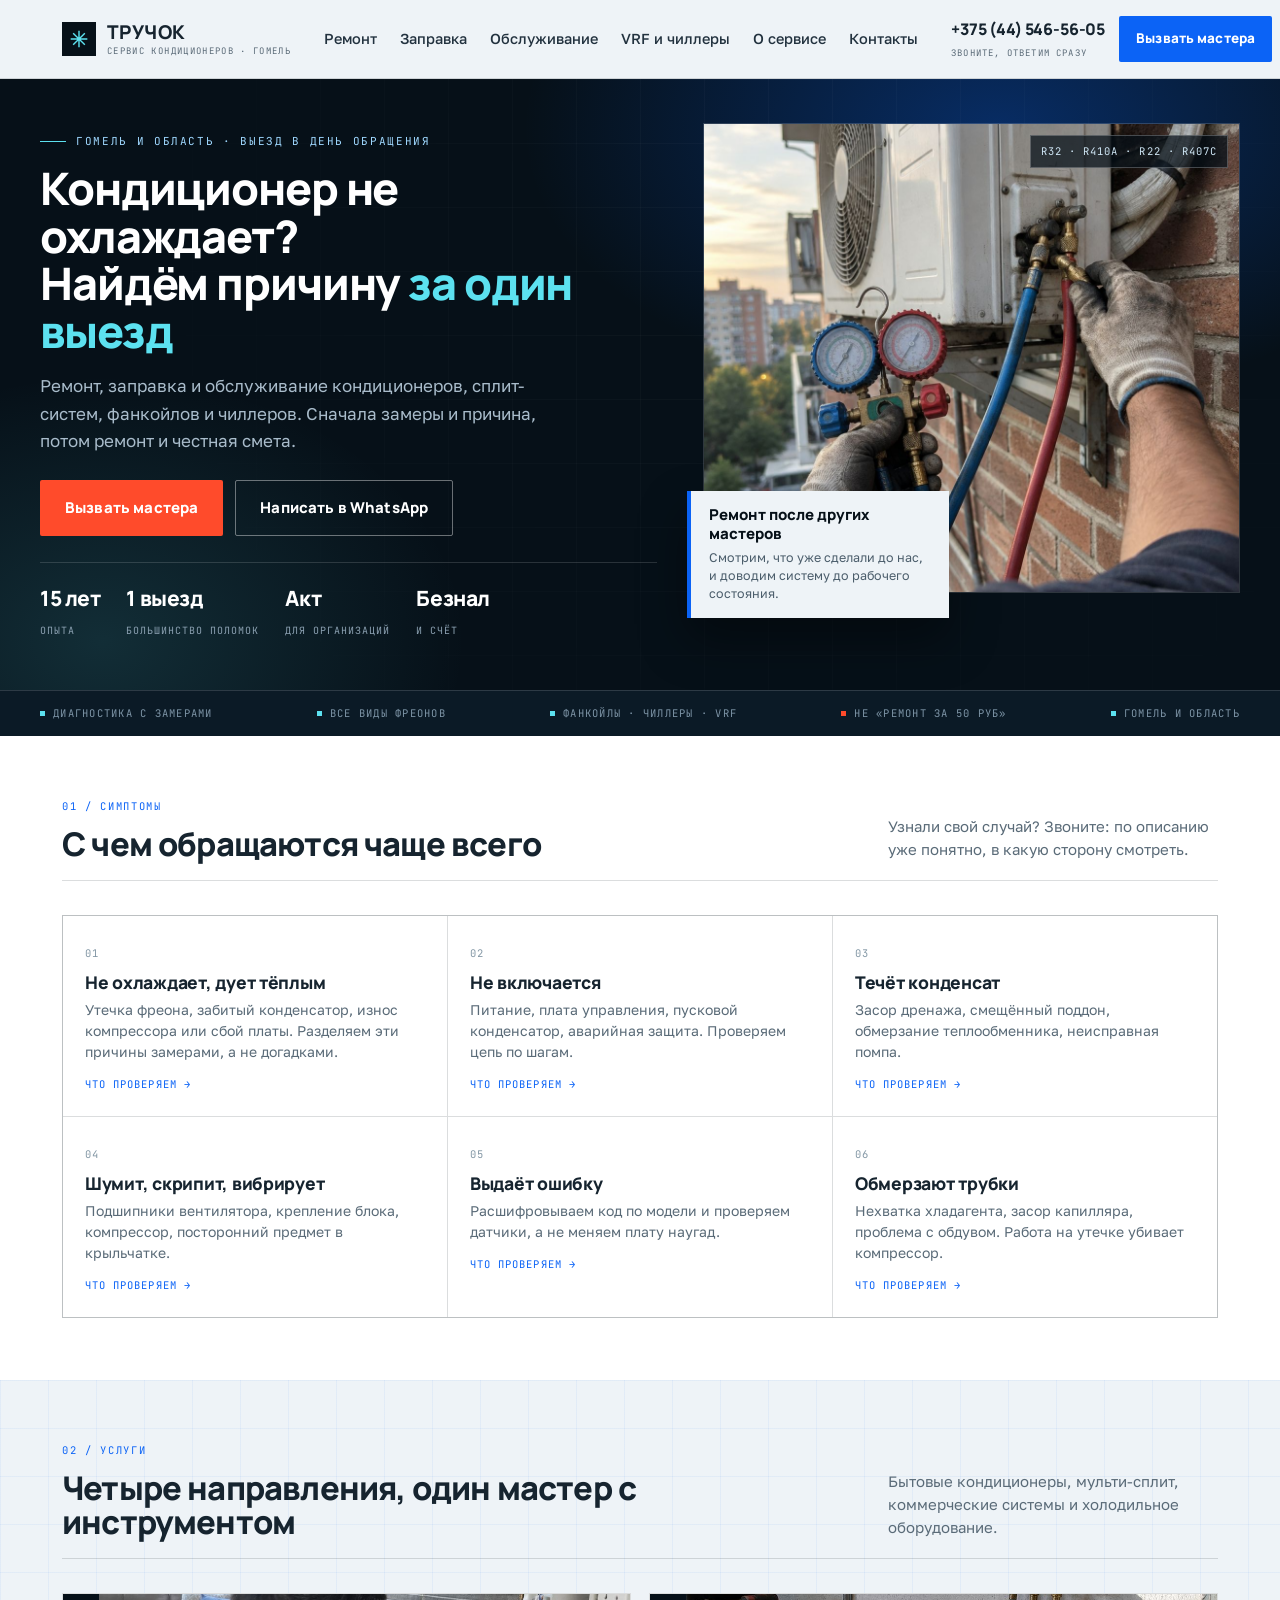
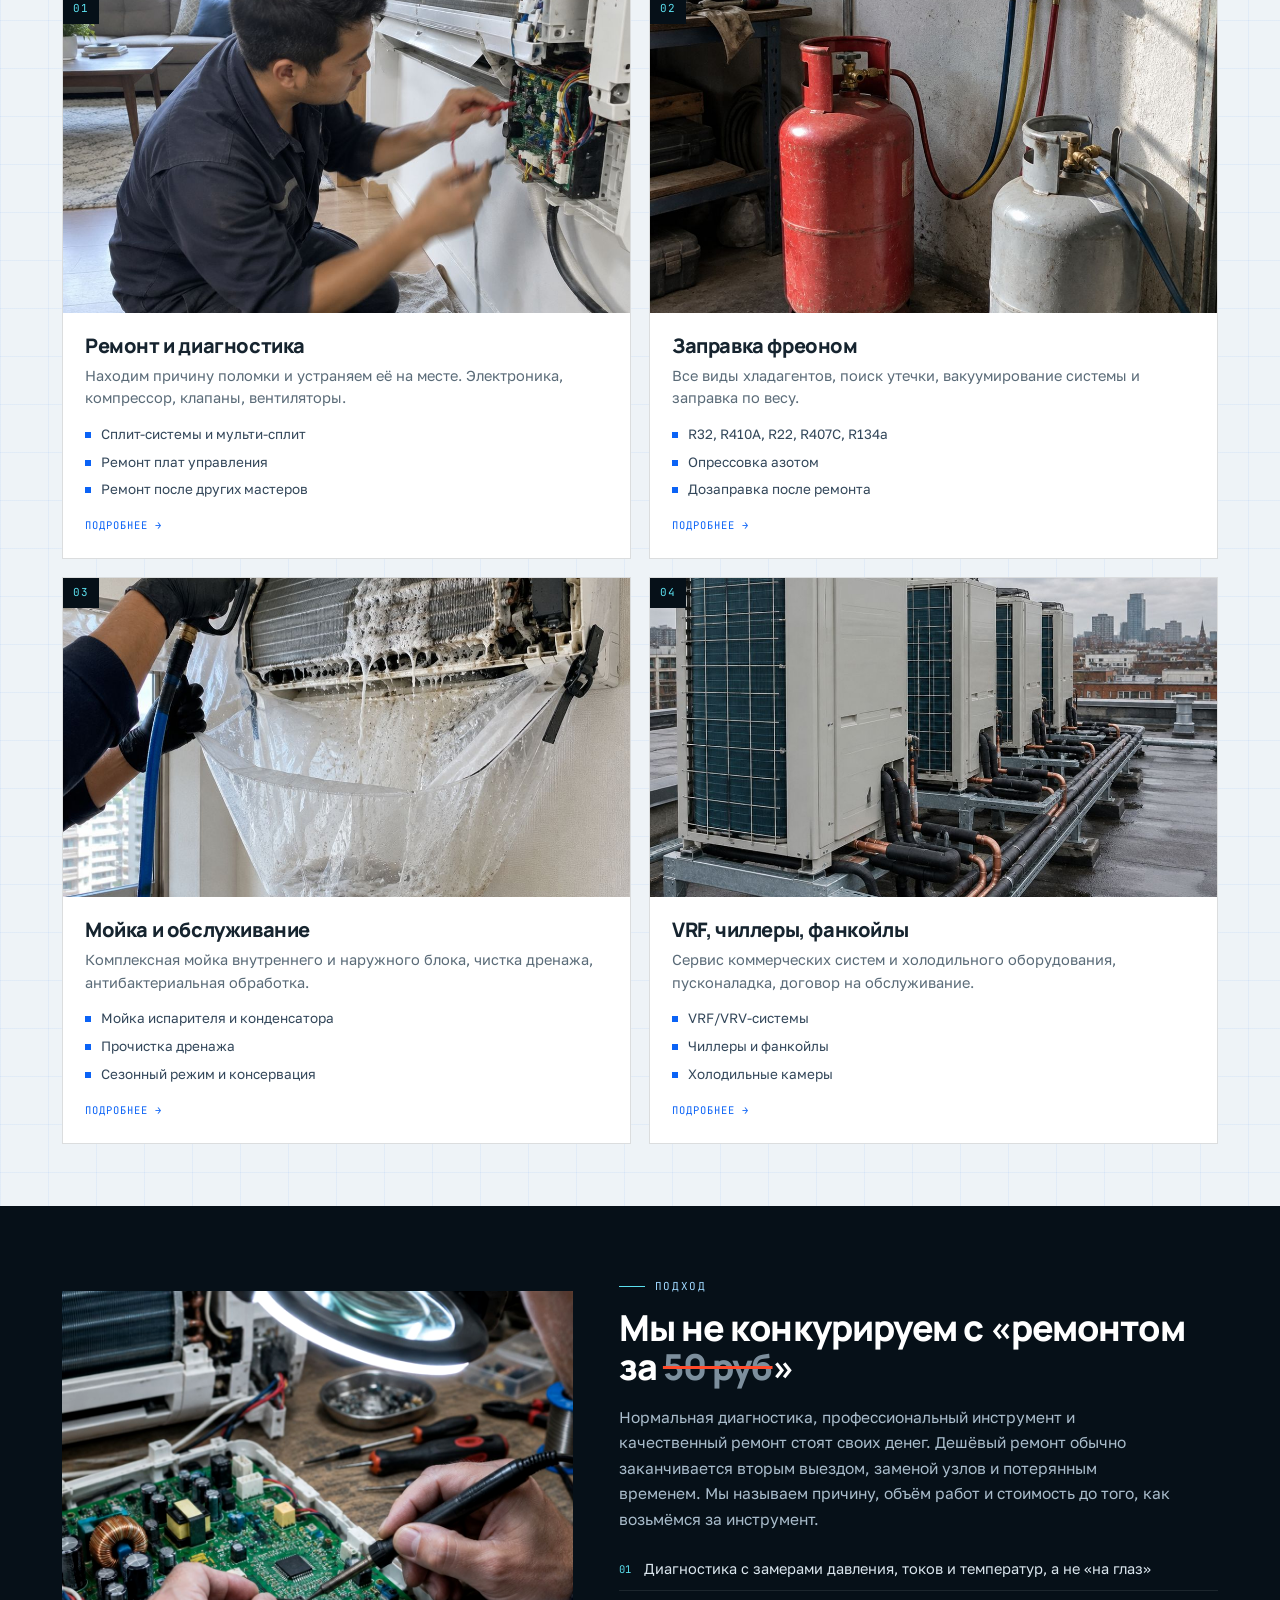
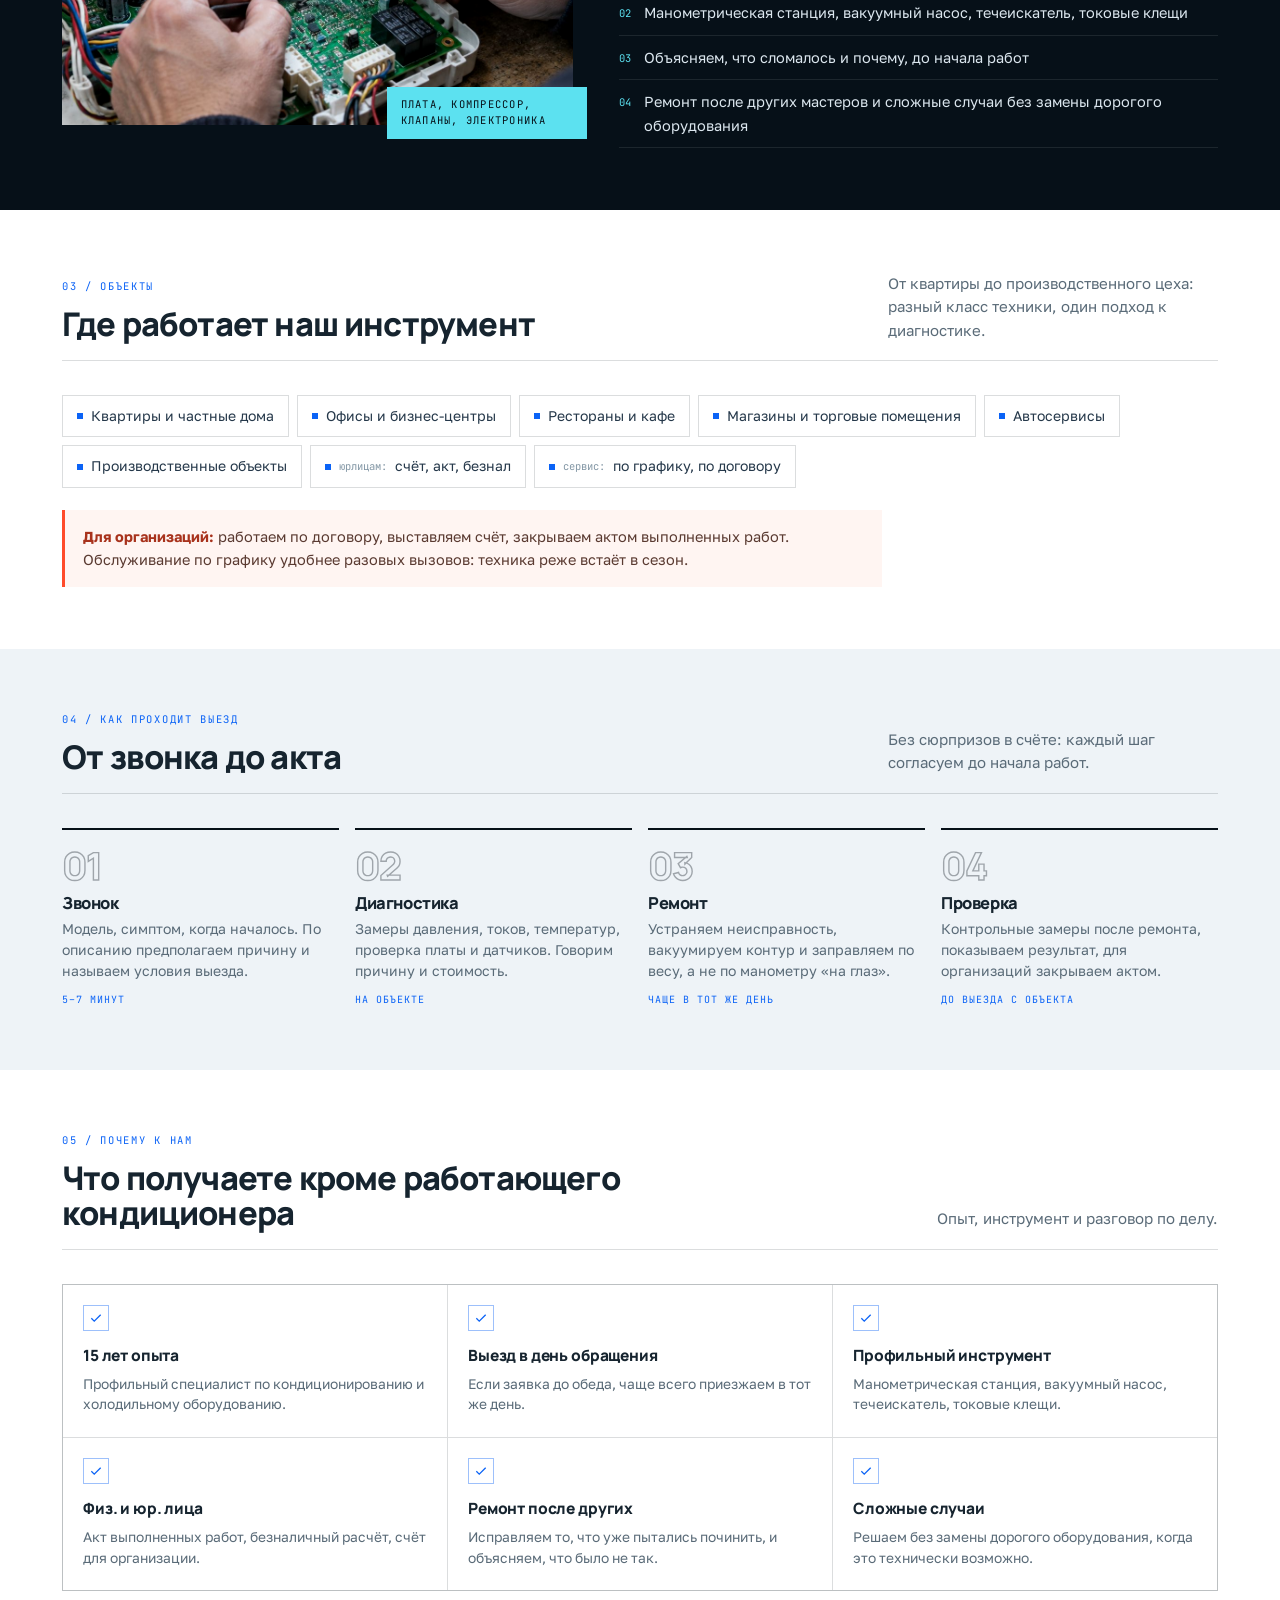
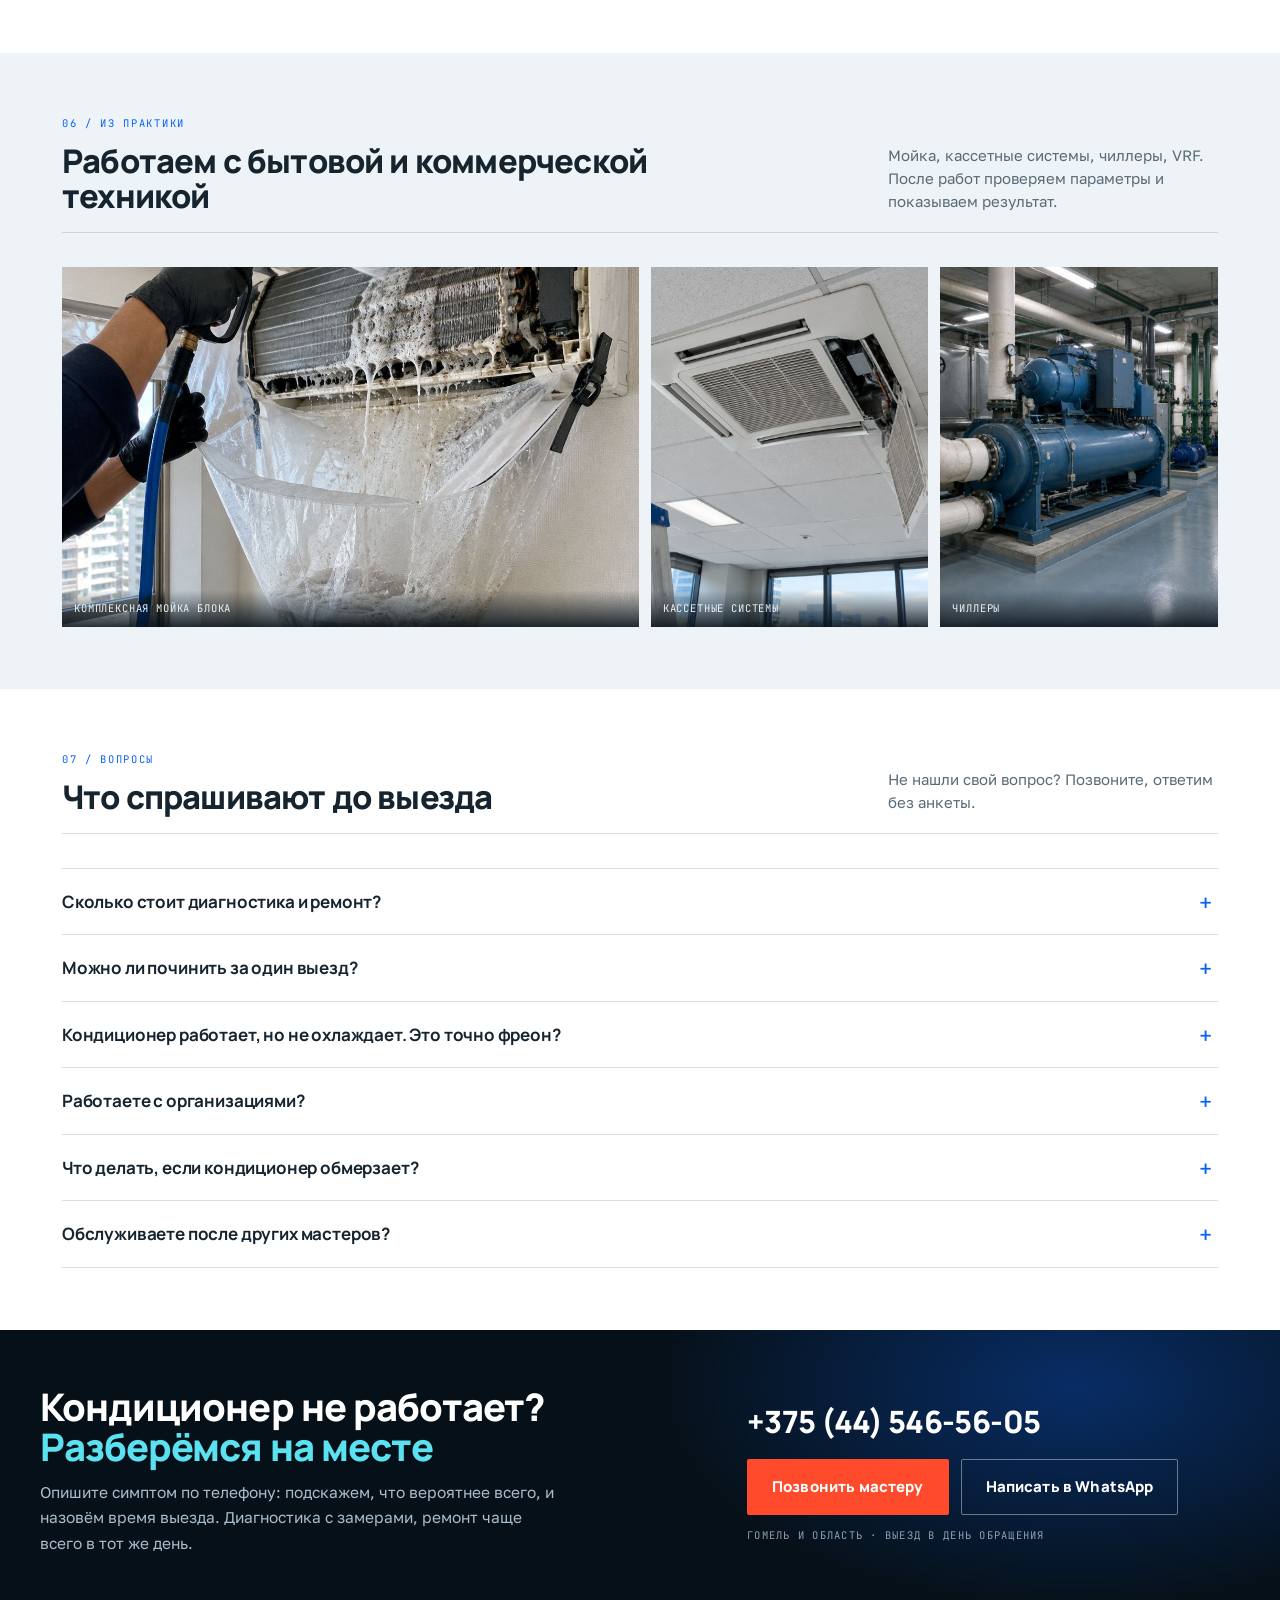
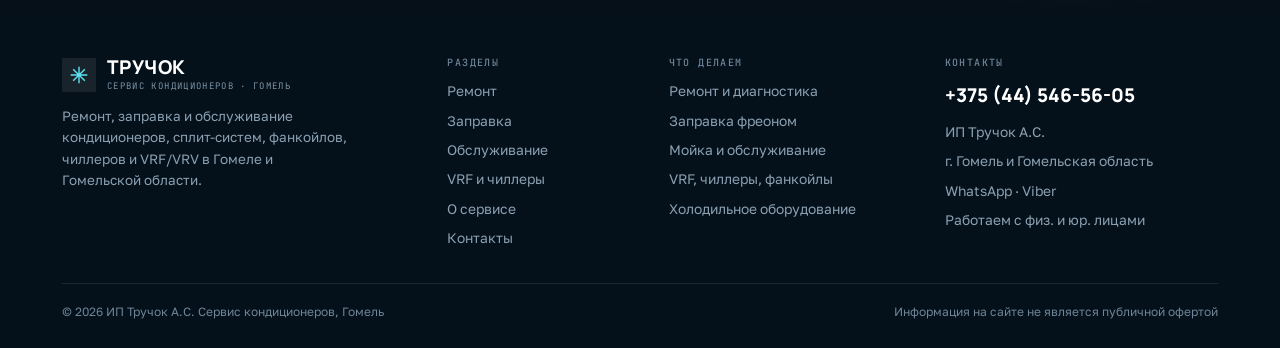
<file: index.html>
<!doctype html>
<html lang="ru">
<head>
<meta charset="utf-8">
<meta name="viewport" content="width=device-width, initial-scale=1">
<title>Ремонт кондиционеров в Гомеле — заправка, обслуживание | Тручок А.С.</title>
<meta name="description" content="Ремонт кондиционеров и сплит-систем в Гомеле: диагностика, заправка фреоном, мойка и обслуживание, VRF, чиллеры, фанкойлы. Опыт 15 лет, выезд в день обращения. +375 (44) 546-56-05">
<link rel="canonical" href="https://99sitefast-ai.github.io/truchok-kondicionery-gomel/">
<meta name="theme-color" content="#061018">
<meta property="og:type" content="website">
<meta property="og:title" content="Ремонт кондиционеров в Гомеле — заправка, обслуживание | Тручок А.С.">
<meta property="og:description" content="Ремонт кондиционеров и сплит-систем в Гомеле: диагностика, заправка фреоном, мойка и обслуживание, VRF, чиллеры, фанкойлы. Опыт 15 лет, выезд в день обращения. +375 (44) 546-56-05">
<meta property="og:url" content="https://99sitefast-ai.github.io/truchok-kondicionery-gomel/">
<meta property="og:site_name" content="Тручок А.С. — ремонт кондиционеров, Гомель">
<meta property="og:image" content="https://99sitefast-ai.github.io/truchok-kondicionery-gomel/assets/img/hero-gauge.jpg">
<meta property="og:locale" content="ru_BY">
<meta name="twitter:card" content="summary_large_image">
<link rel="preconnect" href="https://fonts.googleapis.com">
<link rel="preconnect" href="https://fonts.gstatic.com" crossorigin>
<link href="https://fonts.googleapis.com/css2?family=Manrope:wght@400;600;700;800&family=Golos+Text:wght@400;500;600&family=JetBrains+Mono:wght@400;500&display=swap" rel="stylesheet">
<link rel="icon" href="favicon.svg" type="image/svg+xml">
<link rel="stylesheet" href="assets/css/style.css?v=7">
<script type="application/ld+json">{"@context": "https://schema.org", "@type": "HVACBusiness", "name": "ИП Тручок А.С. — ремонт кондиционеров", "description": "Ремонт, заправка и обслуживание кондиционеров, сплит-систем, фанкойлов, чиллеров и VRF/VRV в Гомеле и Гомельской области.", "telephone": "+375445465605", "url": "https://99sitefast-ai.github.io/truchok-kondicionery-gomel/", "image": "https://99sitefast-ai.github.io/truchok-kondicionery-gomel/assets/img/hero-gauge.jpg", "address": {"@type": "PostalAddress", "addressLocality": "Гомель", "addressRegion": "Гомельская область", "addressCountry": "BY"}, "areaServed": ["Гомель", "Гомельская область"], "knowsAbout": ["ремонт кондиционеров", "заправка фреоном", "обслуживание сплит-систем", "чиллеры", "VRF/VRV", "фанкойлы"], "founder": {"@type": "Person", "name": "Тручок А.С."}}</script>
</head>
<body>
<a class="skip" href="#main">К содержанию</a>
<header class="hdr">
  <div class="wrap hdr-in">
      <a class="logo" href="index.html" aria-label="Тручок А.С. — на главную">
        <span class="logo-mark"><svg viewBox="0 0 24 24" aria-hidden="true"><path d="M12 2v20M2 12h20M5 5l14 14M19 5L5 19"/></svg></span>
        <span class="logo-txt">Тручок<small>сервис кондиционеров · Гомель</small></span>
      </a>
      <nav class="nav" id="nav">
<a href="remont.html">Ремонт</a>
<a href="zapravka.html">Заправка</a>
<a href="obsluzhivanie.html">Обслуживание</a>
<a href="komercheskie.html">VRF и чиллеры</a>
<a href="o-servise.html">О сервисе</a>
<a href="kontakty.html">Контакты</a>
      </nav>
      <div class="hdr-act">
        <a class="hdr-tel" href="tel:+375445465605">+375 (44) 546-56-05<small>звоните, ответим сразу</small></a>
        <a class="btn btn--sm" href="tel:+375445465605">Вызвать мастера</a>
      </div>
      <button class="burger" id="burger" type="button" aria-label="Меню" aria-expanded="false" aria-controls="nav"><span></span></button>
  </div>
</header>
<main id="main">
<section class="hero">
  <div class="wrap hero-in">
    <div>
      <span class="kick"><b></b>Гомель и область · выезд в день обращения</span>
      <h1>Кондиционер не охлаждает?<br>Найдём причину <span class="hl">за один выезд</span></h1>
      <p class="hero-sub">Ремонт, заправка и обслуживание кондиционеров, сплит-систем, фанкойлов и чиллеров. Сначала замеры и причина, потом ремонт и честная смета.</p>
      <div class="hero-cta">
        <a class="btn btn--hot" href="tel:+375445465605">Вызвать мастера</a>
        <a class="btn btn--outline-l" href="https://wa.me/375445465605" target="_blank" rel="noopener">Написать в WhatsApp</a>
      </div>
      <div class="hero-trust">
        <div><b>15 лет</b><span>опыта</span></div>
        <div><b>1 выезд</b><span>большинство поломок</span></div>
        <div><b>Акт</b><span>для организаций</span></div>
        <div><b>Безнал</b><span>и счёт</span></div>
      </div>
    </div>
    <div class="hero-media">
      <img src="assets/img/hero-gauge.jpg" alt="Мастер подключает манометрическую станцию к наружному блоку кондиционера" width="1100" height="1100">
      <span class="hero-chip">R32 · R410A · R22 · R407C</span>
      <div class="hero-tag">
        <b>Ремонт после других мастеров</b>
        <span>Смотрим, что уже сделали до нас, и доводим систему до рабочего состояния.</span>
      </div>
    </div>
  </div>
</section>

<div class="ruler">
  <div class="wrap ruler-in">
    <span>Диагностика с замерами</span>
    <span>Все виды фреонов</span>
    <span>Фанкойлы · чиллеры · VRF</span>
    <span class="warm">Не «ремонт за 50 руб»</span>
    <span>Гомель и область</span>
  </div>
</div>

<section class="sec sec--white" id="symptoms">
  <div class="wrap">
    <div class="shead rv">
      <div>
        <span class="lbl">01 / симптомы</span>
        <h2>С чем обращаются чаще всего</h2>
      </div>
      <p>Узнали свой случай? Звоните: по описанию уже понятно, в какую сторону смотреть.</p>
    </div>
    <div class="sym rv">
      <a href="remont.html#ne-ohlazhdaet">
        <span class="n">01</span>
        <h3>Не охлаждает, дует тёплым</h3>
        <p>Утечка фреона, забитый конденсатор, износ компрессора или сбой платы. Разделяем эти причины замерами, а не догадками.</p>
        <span class="go">Что проверяем</span>
      </a>
      <a href="remont.html#ne-vklyuchaetsya">
        <span class="n">02</span>
        <h3>Не включается</h3>
        <p>Питание, плата управления, пусковой конденсатор, аварийная защита. Проверяем цепь по шагам.</p>
        <span class="go">Что проверяем</span>
      </a>
      <a href="obsluzhivanie.html#drenazh">
        <span class="n">03</span>
        <h3>Течёт конденсат</h3>
        <p>Засор дренажа, смещённый поддон, обмерзание теплообменника, неисправная помпа.</p>
        <span class="go">Что проверяем</span>
      </a>
      <a href="remont.html#shum">
        <span class="n">04</span>
        <h3>Шумит, скрипит, вибрирует</h3>
        <p>Подшипники вентилятора, крепление блока, компрессор, посторонний предмет в крыльчатке.</p>
        <span class="go">Что проверяем</span>
      </a>
      <a href="remont.html#oshibki">
        <span class="n">05</span>
        <h3>Выдаёт ошибку</h3>
        <p>Расшифровываем код по модели и проверяем датчики, а не меняем плату наугад.</p>
        <span class="go">Что проверяем</span>
      </a>
      <a href="zapravka.html#obmerzanie">
        <span class="n">06</span>
        <h3>Обмерзают трубки</h3>
        <p>Нехватка хладагента, засор капилляра, проблема с обдувом. Работа на утечке убивает компрессор.</p>
        <span class="go">Что проверяем</span>
      </a>
    </div>
  </div>
</section>

<section class="sec sec--grid" id="services">
  <div class="wrap">
    <div class="shead rv">
      <div>
        <span class="lbl">02 / услуги</span>
        <h2>Четыре направления, один мастер с инструментом</h2>
      </div>
      <p>Бытовые кондиционеры, мульти-сплит, коммерческие системы и холодильное оборудование.</p>
    </div>
    <div class="svc rv">
      <article class="svc-card">
        <div class="ph"><img src="assets/img/diagnostika.jpg" alt="Ремонт и диагностика" loading="lazy" width="1100" height="619"><span class="num">01</span></div>
        <div class="bd">
          <h3>Ремонт и диагностика</h3>
          <p>Находим причину поломки и устраняем её на месте. Электроника, компрессор, клапаны, вентиляторы.</p>
          <ul><li>Сплит-системы и мульти-сплит</li><li>Ремонт плат управления</li><li>Ремонт после других мастеров</li></ul>
          <a class="more" href="remont.html">Подробнее</a>
        </div>
      </article>
      <article class="svc-card">
        <div class="ph"><img src="assets/img/freon.jpg" alt="Заправка фреоном" loading="lazy" width="1100" height="619"><span class="num">02</span></div>
        <div class="bd">
          <h3>Заправка фреоном</h3>
          <p>Все виды хладагентов, поиск утечки, вакуумирование системы и заправка по весу.</p>
          <ul><li>R32, R410A, R22, R407C, R134a</li><li>Опрессовка азотом</li><li>Дозаправка после ремонта</li></ul>
          <a class="more" href="zapravka.html">Подробнее</a>
        </div>
      </article>
      <article class="svc-card">
        <div class="ph"><img src="assets/img/moyka.jpg" alt="Мойка и обслуживание" loading="lazy" width="1100" height="619"><span class="num">03</span></div>
        <div class="bd">
          <h3>Мойка и обслуживание</h3>
          <p>Комплексная мойка внутреннего и наружного блока, чистка дренажа, антибактериальная обработка.</p>
          <ul><li>Мойка испарителя и конденсатора</li><li>Прочистка дренажа</li><li>Сезонный режим и консервация</li></ul>
          <a class="more" href="obsluzhivanie.html">Подробнее</a>
        </div>
      </article>
      <article class="svc-card">
        <div class="ph"><img src="assets/img/vrf.jpg" alt="VRF, чиллеры, фанкойлы" loading="lazy" width="1100" height="619"><span class="num">04</span></div>
        <div class="bd">
          <h3>VRF, чиллеры, фанкойлы</h3>
          <p>Сервис коммерческих систем и холодильного оборудования, пусконаладка, договор на обслуживание.</p>
          <ul><li>VRF/VRV-системы</li><li>Чиллеры и фанкойлы</li><li>Холодильные камеры</li></ul>
          <a class="more" href="komercheskie.html">Подробнее</a>
        </div>
      </article>
    </div>
  </div>
</section>

<section class="sec sec--ink" id="approach">
  <div class="wrap manif">
    <div class="manif-img rv">
      <img src="assets/img/plata.jpg" alt="Ремонт платы управления кондиционера" loading="lazy" width="1100" height="1100">
      <span class="stamp">Плата, компрессор, клапаны, электроника</span>
    </div>
    <div class="manif-txt rv">
      <span class="kick"><b></b>Подход</span>
      <h2 style="margin-top:14px">Мы не конкурируем с «ремонтом за <span class="del">50 руб</span>»</h2>
      <p>Нормальная диагностика, профессиональный инструмент и качественный ремонт стоят своих денег. Дешёвый ремонт обычно заканчивается вторым выездом, заменой узлов и потерянным временем. Мы называем причину, объём работ и стоимость до того, как возьмёмся за инструмент.</p>
      <ul class="manif-list">
        <li><i>01</i>Диагностика с замерами давления, токов и температур, а не «на глаз»</li>
        <li><i>02</i>Манометрическая станция, вакуумный насос, течеискатель, токовые клещи</li>
        <li><i>03</i>Объясняем, что сломалось и почему, до начала работ</li>
        <li><i>04</i>Ремонт после других мастеров и сложные случаи без замены дорогого оборудования</li>
      </ul>
    </div>
  </div>
</section>

<section class="sec sec--white" id="objects">
  <div class="wrap">
    <div class="shead rv">
      <div>
        <span class="lbl">03 / объекты</span>
        <h2>Где работает наш инструмент</h2>
      </div>
      <p>От квартиры до производственного цеха: разный класс техники, один подход к диагностике.</p>
    </div>
    <ul class="obj rv">
      <li>Квартиры и частные дома</li>
      <li>Офисы и бизнес-центры</li>
      <li>Рестораны и кафе</li>
      <li>Магазины и торговые помещения</li>
      <li>Автосервисы</li>
      <li>Производственные объекты</li>
      <li><b>юрлицам:</b> счёт, акт, безнал</li>
      <li><b>сервис:</b> по графику, по договору</li>
    </ul>
    <div class="note rv" style="max-width:820px">
      <b>Для организаций:</b> работаем по договору, выставляем счёт, закрываем актом выполненных работ. Обслуживание по графику удобнее разовых вызовов: техника реже встаёт в сезон.
    </div>
  </div>
</section>

<section class="sec sec--ice" id="process">
  <div class="wrap">
    <div class="shead rv">
      <div>
        <span class="lbl">04 / как проходит выезд</span>
        <h2>От звонка до акта</h2>
      </div>
      <p>Без сюрпризов в счёте: каждый шаг согласуем до начала работ.</p>
    </div>
    <div class="steps rv">
      <div class="step"><div class="num">01</div><h3>Звонок</h3><p>Модель, симптом, когда началось. По описанию предполагаем причину и называем условия выезда.</p><div class="t">5–7 минут</div></div>
      <div class="step"><div class="num">02</div><h3>Диагностика</h3><p>Замеры давления, токов, температур, проверка платы и датчиков. Говорим причину и стоимость.</p><div class="t">на объекте</div></div>
      <div class="step"><div class="num">03</div><h3>Ремонт</h3><p>Устраняем неисправность, вакуумируем контур и заправляем по весу, а не по манометру «на глаз».</p><div class="t">чаще в тот же день</div></div>
      <div class="step"><div class="num">04</div><h3>Проверка</h3><p>Контрольные замеры после ремонта, показываем результат, для организаций закрываем актом.</p><div class="t">до выезда с объекта</div></div>
    </div>
  </div>
</section>

<section class="sec sec--white">
  <div class="wrap">
    <div class="shead rv">
      <div>
        <span class="lbl">05 / почему к нам</span>
        <h2>Что получаете кроме работающего кондиционера</h2>
      </div>
      <p>Опыт, инструмент и разговор по делу.</p>
    </div>
    <div class="why rv">
      <div>
        <span class="ic"><svg viewBox="0 0 24 24" aria-hidden="true"><path d="M4 12.5l5 5L20 6.5"/></svg></span>
        <b>15 лет опыта</b>
        <p>Профильный специалист по кондиционированию и холодильному оборудованию.</p>
      </div>
      <div>
        <span class="ic"><svg viewBox="0 0 24 24" aria-hidden="true"><path d="M4 12.5l5 5L20 6.5"/></svg></span>
        <b>Выезд в день обращения</b>
        <p>Если заявка до обеда, чаще всего приезжаем в тот же день.</p>
      </div>
      <div>
        <span class="ic"><svg viewBox="0 0 24 24" aria-hidden="true"><path d="M4 12.5l5 5L20 6.5"/></svg></span>
        <b>Профильный инструмент</b>
        <p>Манометрическая станция, вакуумный насос, течеискатель, токовые клещи.</p>
      </div>
      <div>
        <span class="ic"><svg viewBox="0 0 24 24" aria-hidden="true"><path d="M4 12.5l5 5L20 6.5"/></svg></span>
        <b>Физ. и юр. лица</b>
        <p>Акт выполненных работ, безналичный расчёт, счёт для организации.</p>
      </div>
      <div>
        <span class="ic"><svg viewBox="0 0 24 24" aria-hidden="true"><path d="M4 12.5l5 5L20 6.5"/></svg></span>
        <b>Ремонт после других</b>
        <p>Исправляем то, что уже пытались починить, и объясняем, что было не так.</p>
      </div>
      <div>
        <span class="ic"><svg viewBox="0 0 24 24" aria-hidden="true"><path d="M4 12.5l5 5L20 6.5"/></svg></span>
        <b>Сложные случаи</b>
        <p>Решаем без замены дорогого оборудования, когда это технически возможно.</p>
      </div>
    </div>
  </div>
</section>

<section class="sec sec--ice">
  <div class="wrap">
    <div class="shead rv">
      <div>
        <span class="lbl">06 / из практики</span>
        <h2>Работаем с бытовой и коммерческой техникой</h2>
      </div>
      <p>Мойка, кассетные системы, чиллеры, VRF. После работ проверяем параметры и показываем результат.</p>
    </div>
    <div class="strip rv">
      <figure><img src="assets/img/moyka.jpg" alt="Мойка испарителя внутреннего блока кондиционера" loading="lazy" width="1100" height="688"><figcaption>Комплексная мойка блока</figcaption></figure>
      <figure><img src="assets/img/kasseta.jpg" alt="Обслуживание кассетного кондиционера в офисе" loading="lazy" width="1100" height="825"><figcaption>Кассетные системы</figcaption></figure>
      <figure><img src="assets/img/chiller.jpg" alt="Чиллер в техническом помещении" loading="lazy" width="1100" height="825"><figcaption>Чиллеры</figcaption></figure>
    </div>
  </div>
</section>

<section class="sec sec--white" id="faq">
  <div class="wrap">
    <div class="shead rv">
      <div>
        <span class="lbl">07 / вопросы</span>
        <h2>Что спрашивают до выезда</h2>
      </div>
      <p>Не нашли свой вопрос? Позвоните, ответим без анкеты.</p>
    </div>
    <div class="faq rv">
      <details><summary>Сколько стоит диагностика и ремонт?</summary><div class="ans">Стоимость зависит от типа техники и характера поломки. По телефону называем условия выезда, а точную сумму работ говорим после диагностики: до этого называть цифру наугад нечестно.</div></details>
      <details><summary>Можно ли починить за один выезд?</summary><div class="ans">Большинство неисправностей устраняем на месте: утечки, электрика, дренаж, заправка, замена конденсаторов и клапанов. Если нужен редкий узел под заказ, согласуем срок и не берём предоплату за воздух.</div></details>
      <details><summary>Кондиционер работает, но не охлаждает. Это точно фреон?</summary><div class="ans">Не обязательно. Так же ведут себя забитый конденсатор, изношенный компрессор, неисправная плата и датчик температуры. Поэтому сначала замеры, потом вердикт.</div></details>
      <details><summary>Работаете с организациями?</summary><div class="ans">Да. Акт выполненных работ, безналичный расчёт, счёт. Для офисов, магазинов и производств возможен договор на сервисное обслуживание по графику.</div></details>
      <details><summary>Что делать, если кондиционер обмерзает?</summary><div class="ans">Выключить и вызвать мастера. Обмерзание почти всегда означает нехватку хладагента или проблему с обдувом, а работа в таком режиме убивает компрессор.</div></details>
      <details><summary>Обслуживаете после других мастеров?</summary><div class="ans">Да, и это заметная часть работы. Смотрим, что уже меняли, проверяем соединения и качество заправки, объясняем, где ошибка.</div></details>
    </div>
  </div>
</section>

<section class="cta" id="cta">
  <div class="wrap cta-in">
    <div>
      <h2>Кондиционер не работает? <span>Разберёмся на месте</span></h2>
      <p>Опишите симптом по телефону: подскажем, что вероятнее всего, и назовём время выезда. Диагностика с замерами, ремонт чаще всего в тот же день.</p>
    </div>
    <div class="cta-side">
      <a class="cta-tel" href="tel:+375445465605">+375 (44) 546-56-05</a>
      <div class="btn-row">
        <a class="btn btn--hot" href="tel:+375445465605">Позвонить мастеру</a>
        <a class="btn btn--outline-l" href="https://wa.me/375445465605" target="_blank" rel="noopener">Написать в WhatsApp</a>
      </div>
      <small>Гомель и область · выезд в день обращения</small>
    </div>
  </div>
</section>


</main>
<footer class="ftr">
  <div class="wrap">
    <div class="ftr-in">
      <div>
        <a class="logo" href="index.html" aria-label="Тручок А.С. — на главную">
        <span class="logo-mark"><svg viewBox="0 0 24 24" aria-hidden="true"><path d="M12 2v20M2 12h20M5 5l14 14M19 5L5 19"/></svg></span>
        <span class="logo-txt">Тручок<small>сервис кондиционеров · Гомель</small></span>
      </a>
        <p>Ремонт, заправка и обслуживание кондиционеров, сплит-систем, фанкойлов, чиллеров и VRF/VRV в Гомеле и Гомельской области.</p>
      </div>
      <div>
        <h4>Разделы</h4>
        <ul><li><a href="remont.html">Ремонт</a></li>
<li><a href="zapravka.html">Заправка</a></li>
<li><a href="obsluzhivanie.html">Обслуживание</a></li>
<li><a href="komercheskie.html">VRF и чиллеры</a></li>
<li><a href="o-servise.html">О сервисе</a></li>
<li><a href="kontakty.html">Контакты</a></li></ul>
      </div>
      <div>
        <h4>Что делаем</h4>
        <ul>
          <li><a href="remont.html">Ремонт и диагностика</a></li>
          <li><a href="zapravka.html">Заправка фреоном</a></li>
          <li><a href="obsluzhivanie.html">Мойка и обслуживание</a></li>
          <li><a href="komercheskie.html">VRF, чиллеры, фанкойлы</a></li>
          <li><a href="komercheskie.html#holod">Холодильное оборудование</a></li>
        </ul>
      </div>
      <div>
        <h4>Контакты</h4>
        <a class="ftr-tel" href="tel:+375445465605">+375 (44) 546-56-05</a>
        <ul>
          <li>ИП Тручок А.С.</li>
          <li>г. Гомель и Гомельская область</li>
          <li><a href="https://wa.me/375445465605" target="_blank" rel="noopener">WhatsApp</a> · <a href="viber://chat?number=%2B375445465605">Viber</a></li>
          <li>Работаем с физ. и юр. лицами</li>
        </ul>
      </div>
    </div>
    <div class="ftr-btm">
      <span>© 2026 ИП Тручок А.С. Сервис кондиционеров, Гомель</span>
      <span>Информация на сайте не является публичной офертой</span>
    </div>
  </div>
</footer>

<div class="mbar">
  <a class="btn" href="tel:+375445465605">Позвонить</a>
  <a class="btn btn--light" href="https://wa.me/375445465605" target="_blank" rel="noopener">WhatsApp</a>
</div>

<script src="assets/js/app.js" defer></script>
</body>
</html>
</file>
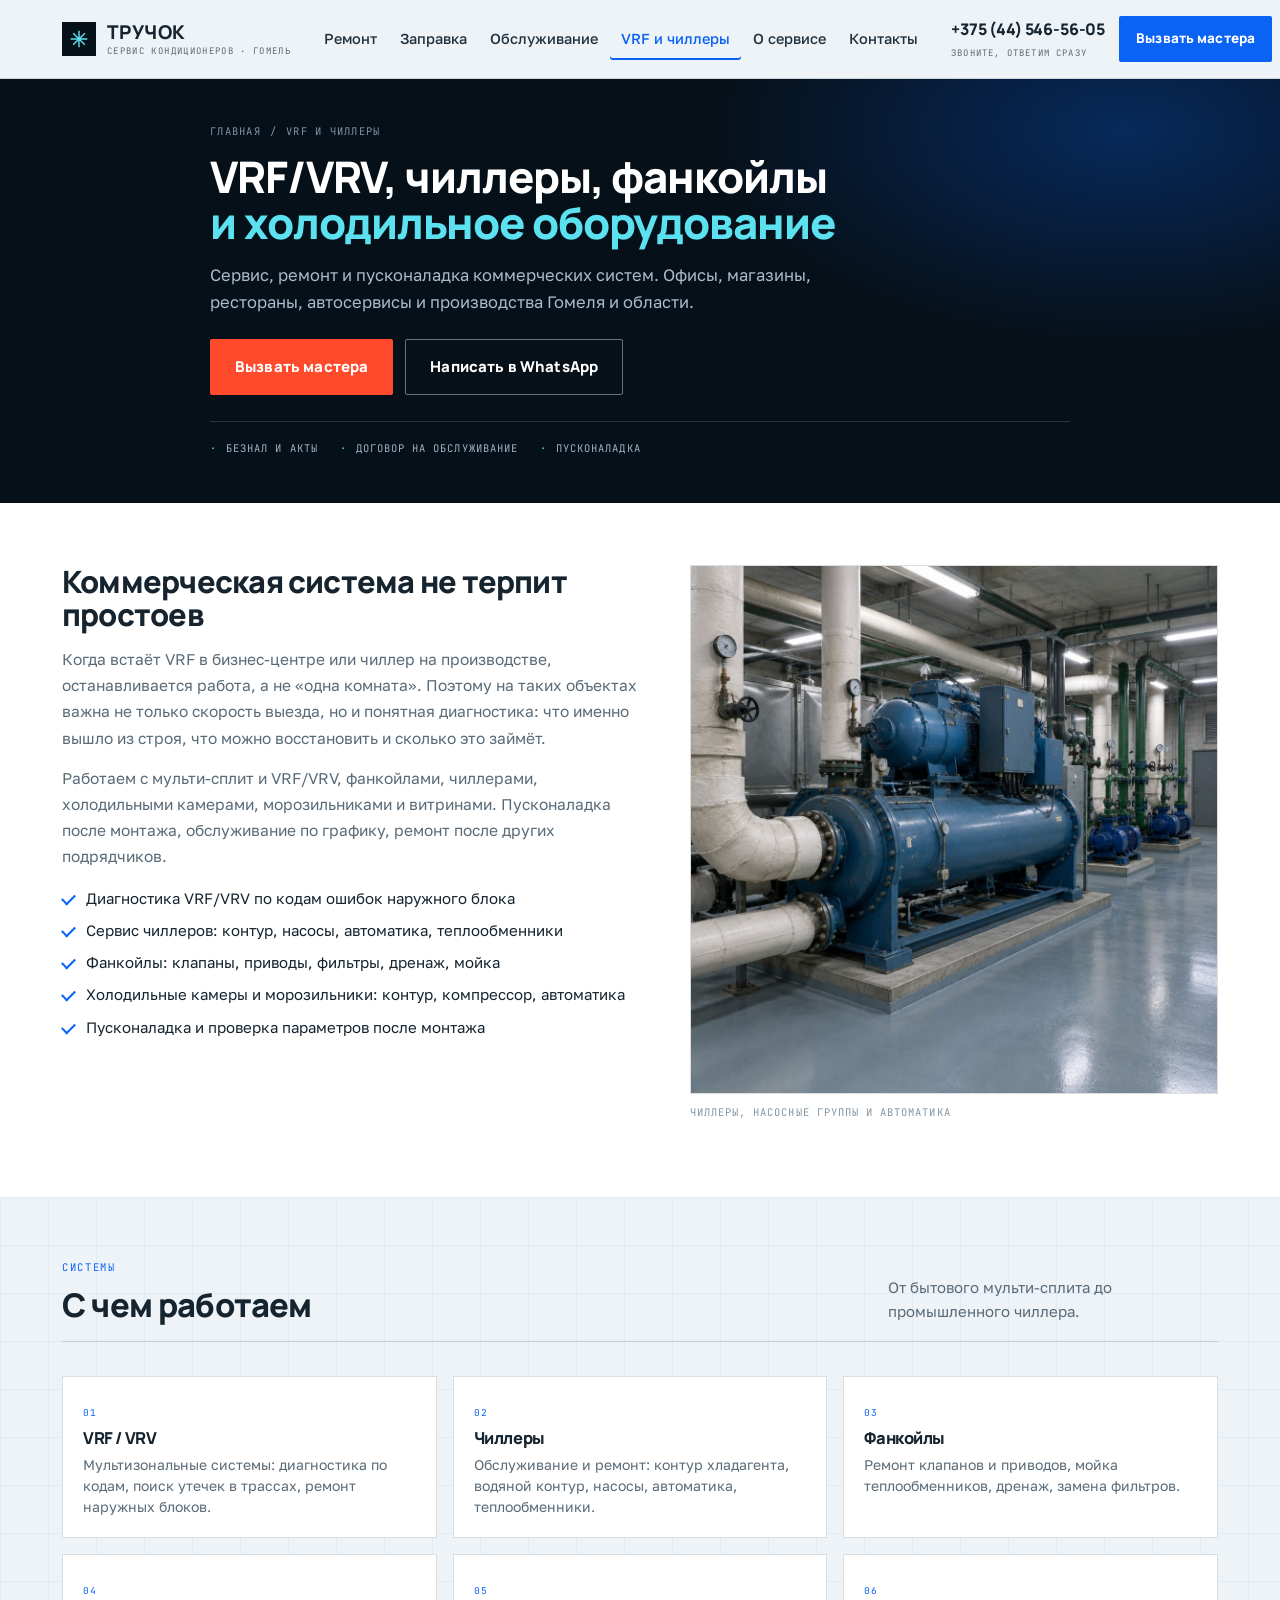
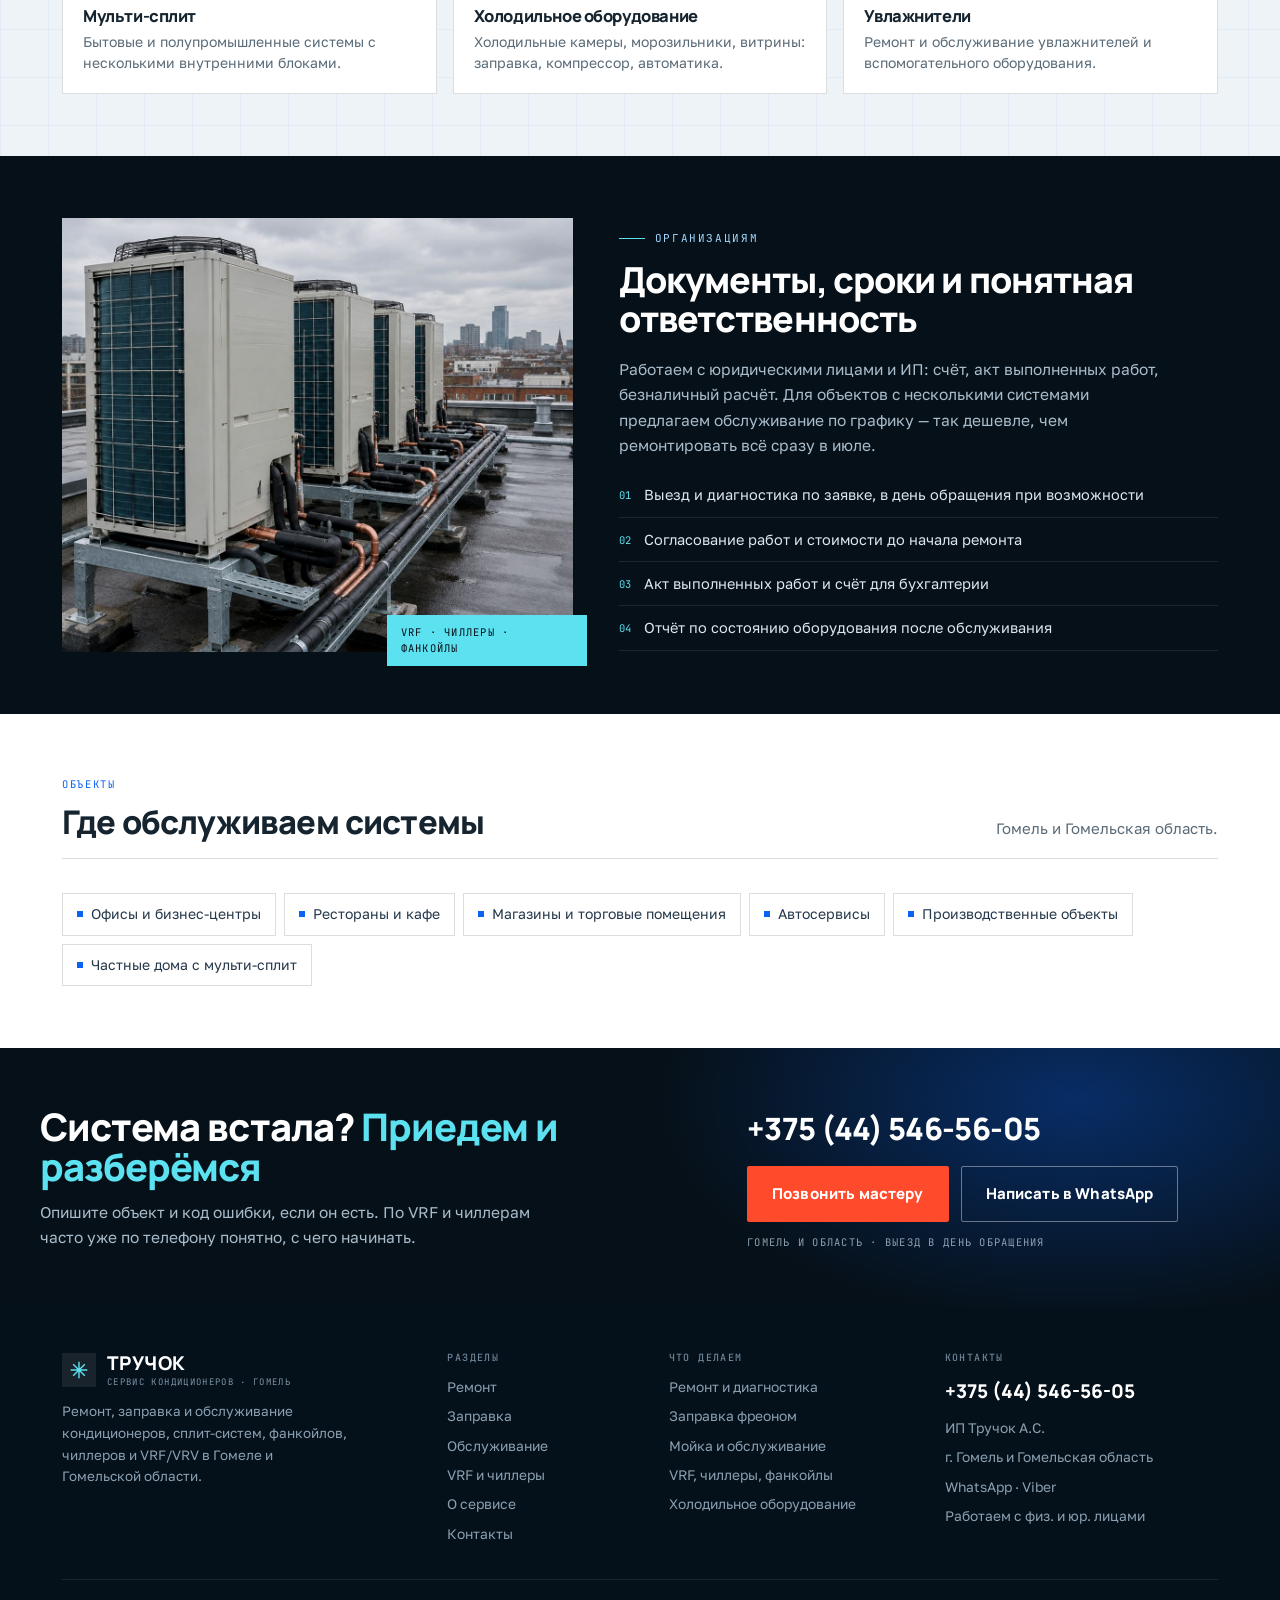
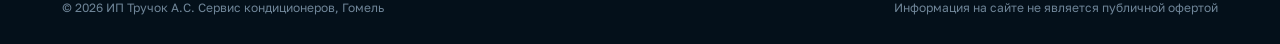
<file: komercheskie.html>
<!doctype html>
<html lang="ru">
<head>
<meta charset="utf-8">
<meta name="viewport" content="width=device-width, initial-scale=1">
<title>Обслуживание VRF, чиллеров и фанкойлов в Гомеле | Тручок А.С.</title>
<meta name="description" content="Сервис и ремонт VRF/VRV, чиллеров, фанкойлов и холодильного оборудования в Гомеле. Пусконаладка, договор на обслуживание, безнал и акты для организаций.">
<link rel="canonical" href="https://99sitefast-ai.github.io/truchok-kondicionery-gomel/komercheskie.html">
<meta name="theme-color" content="#061018">
<meta property="og:type" content="website">
<meta property="og:title" content="Обслуживание VRF, чиллеров и фанкойлов в Гомеле | Тручок А.С.">
<meta property="og:description" content="Сервис и ремонт VRF/VRV, чиллеров, фанкойлов и холодильного оборудования в Гомеле. Пусконаладка, договор на обслуживание, безнал и акты для организаций.">
<meta property="og:url" content="https://99sitefast-ai.github.io/truchok-kondicionery-gomel/komercheskie.html">
<meta property="og:site_name" content="Тручок А.С. — ремонт кондиционеров, Гомель">
<meta property="og:image" content="https://99sitefast-ai.github.io/truchok-kondicionery-gomel/assets/img/hero-gauge.jpg">
<meta property="og:locale" content="ru_BY">
<meta name="twitter:card" content="summary_large_image">
<link rel="preconnect" href="https://fonts.googleapis.com">
<link rel="preconnect" href="https://fonts.gstatic.com" crossorigin>
<link href="https://fonts.googleapis.com/css2?family=Manrope:wght@400;600;700;800&family=Golos+Text:wght@400;500;600&family=JetBrains+Mono:wght@400;500&display=swap" rel="stylesheet">
<link rel="icon" href="favicon.svg" type="image/svg+xml">
<link rel="stylesheet" href="assets/css/style.css?v=7">
</head>
<body>
<a class="skip" href="#main">К содержанию</a>
<header class="hdr">
  <div class="wrap hdr-in">
      <a class="logo" href="index.html" aria-label="Тручок А.С. — на главную">
        <span class="logo-mark"><svg viewBox="0 0 24 24" aria-hidden="true"><path d="M12 2v20M2 12h20M5 5l14 14M19 5L5 19"/></svg></span>
        <span class="logo-txt">Тручок<small>сервис кондиционеров · Гомель</small></span>
      </a>
      <nav class="nav" id="nav">
<a href="remont.html">Ремонт</a>
<a href="zapravka.html">Заправка</a>
<a href="obsluzhivanie.html">Обслуживание</a>
<a href="komercheskie.html" class="act" aria-current="page">VRF и чиллеры</a>
<a href="o-servise.html">О сервисе</a>
<a href="kontakty.html">Контакты</a>
      </nav>
      <div class="hdr-act">
        <a class="hdr-tel" href="tel:+375445465605">+375 (44) 546-56-05<small>звоните, ответим сразу</small></a>
        <a class="btn btn--sm" href="tel:+375445465605">Вызвать мастера</a>
      </div>
      <button class="burger" id="burger" type="button" aria-label="Меню" aria-expanded="false" aria-controls="nav"><span></span></button>
  </div>
</header>
<main id="main">
<section class="phero">
  <div class="wrap phero-in">
    <div class="crumb"><a href="index.html">Главная</a><span>/</span><span>VRF и чиллеры</span></div>
    <h1>VRF/VRV, чиллеры, фанкойлы<br><em>и холодильное оборудование</em></h1>
    <p>Сервис, ремонт и пусконаладка коммерческих систем. Офисы, магазины, рестораны, автосервисы и производства Гомеля и области.</p>
    <div class="btn-row">
        <a class="btn btn--hot" href="tel:+375445465605">Вызвать мастера</a>
        <a class="btn btn--outline-l" href="https://wa.me/375445465605" target="_blank" rel="noopener">Написать в WhatsApp</a>
      </div>
    <div class="phero-facts"><span>Безнал и акты</span><span>Договор на обслуживание</span><span>Пусконаладка</span></div>
  </div>
</section>

<section class="sec sec--white">
  <div class="wrap split">
    <div class="rv">
      <h2>Коммерческая система не терпит простоев</h2>
      <p>Когда встаёт VRF в бизнес-центре или чиллер на производстве, останавливается работа, а не «одна комната». Поэтому на таких объектах важна не только скорость выезда, но и понятная диагностика: что именно вышло из строя, что можно восстановить и сколько это займёт.</p>
      <p>Работаем с мульти-сплит и VRF/VRV, фанкойлами, чиллерами, холодильными камерами, морозильниками и витринами. Пусконаладка после монтажа, обслуживание по графику, ремонт после других подрядчиков.</p>
      <ul class="tick">
        <li>Диагностика VRF/VRV по кодам ошибок наружного блока</li>
        <li>Сервис чиллеров: контур, насосы, автоматика, теплообменники</li>
        <li>Фанкойлы: клапаны, приводы, фильтры, дренаж, мойка</li>
        <li>Холодильные камеры и морозильники: контур, компрессор, автоматика</li>
        <li>Пусконаладка и проверка параметров после монтажа</li>
      </ul>
    </div>
    <div class="rv">
      <img src="assets/img/chiller.jpg" alt="Чиллер и трубопроводы в техническом помещении" loading="lazy" width="1100" height="1100">
      <p class="fig-note">Чиллеры, насосные группы и автоматика</p>
    </div>
  </div>
</section>

<section class="sec sec--grid">
  <div class="wrap">
    <div class="shead rv">
      <div><span class="lbl">Системы</span><h2>С чем работаем</h2></div>
      <p>От бытового мульти-сплита до промышленного чиллера.</p>
    </div>
    <div class="cards3 rv">
      <div class="mini"><span class="tag">01</span><h3>VRF / VRV</h3><p>Мультизональные системы: диагностика по кодам, поиск утечек в трассах, ремонт наружных блоков.</p></div>
      <div class="mini"><span class="tag">02</span><h3>Чиллеры</h3><p>Обслуживание и ремонт: контур хладагента, водяной контур, насосы, автоматика, теплообменники.</p></div>
      <div class="mini"><span class="tag">03</span><h3>Фанкойлы</h3><p>Ремонт клапанов и приводов, мойка теплообменников, дренаж, замена фильтров.</p></div>
      <div class="mini"><span class="tag">04</span><h3>Мульти-сплит</h3><p>Бытовые и полупромышленные системы с несколькими внутренними блоками.</p></div>
      <div class="mini" id="holod"><span class="tag">05</span><h3>Холодильное оборудование</h3><p>Холодильные камеры, морозильники, витрины: заправка, компрессор, автоматика.</p></div>
      <div class="mini"><span class="tag">06</span><h3>Увлажнители</h3><p>Ремонт и обслуживание увлажнителей и вспомогательного оборудования.</p></div>
    </div>
  </div>
</section>

<section class="sec sec--ink">
  <div class="wrap manif">
    <div class="manif-img rv">
      <img src="assets/img/vrf.jpg" alt="Наружные блоки VRF-системы на крыше коммерческого здания" loading="lazy" width="1100" height="1100">
      <span class="stamp">VRF · чиллеры · фанкойлы</span>
    </div>
    <div class="manif-txt rv">
      <span class="kick"><b></b>Организациям</span>
      <h2 style="margin-top:14px">Документы, сроки и понятная ответственность</h2>
      <p>Работаем с юридическими лицами и ИП: счёт, акт выполненных работ, безналичный расчёт. Для объектов с несколькими системами предлагаем обслуживание по графику — так дешевле, чем ремонтировать всё сразу в июле.</p>
      <ul class="manif-list">
        <li><i>01</i>Выезд и диагностика по заявке, в день обращения при возможности</li>
        <li><i>02</i>Согласование работ и стоимости до начала ремонта</li>
        <li><i>03</i>Акт выполненных работ и счёт для бухгалтерии</li>
        <li><i>04</i>Отчёт по состоянию оборудования после обслуживания</li>
      </ul>
    </div>
  </div>
</section>

<section class="sec sec--white">
  <div class="wrap">
    <div class="shead rv">
      <div><span class="lbl">Объекты</span><h2>Где обслуживаем системы</h2></div>
      <p>Гомель и Гомельская область.</p>
    </div>
    <ul class="obj rv">
      <li>Офисы и бизнес-центры</li>
      <li>Рестораны и кафе</li>
      <li>Магазины и торговые помещения</li>
      <li>Автосервисы</li>
      <li>Производственные объекты</li>
      <li>Частные дома с мульти-сплит</li>
    </ul>
  </div>
</section>
<section class="cta" id="cta">
  <div class="wrap cta-in">
    <div>
      <h2>Система встала? <span>Приедем и разберёмся</span></h2>
      <p>Опишите объект и код ошибки, если он есть. По VRF и чиллерам часто уже по телефону понятно, с чего начинать.</p>
    </div>
    <div class="cta-side">
      <a class="cta-tel" href="tel:+375445465605">+375 (44) 546-56-05</a>
      <div class="btn-row">
        <a class="btn btn--hot" href="tel:+375445465605">Позвонить мастеру</a>
        <a class="btn btn--outline-l" href="https://wa.me/375445465605" target="_blank" rel="noopener">Написать в WhatsApp</a>
      </div>
      <small>Гомель и область · выезд в день обращения</small>
    </div>
  </div>
</section>


</main>
<footer class="ftr">
  <div class="wrap">
    <div class="ftr-in">
      <div>
        <a class="logo" href="index.html" aria-label="Тручок А.С. — на главную">
        <span class="logo-mark"><svg viewBox="0 0 24 24" aria-hidden="true"><path d="M12 2v20M2 12h20M5 5l14 14M19 5L5 19"/></svg></span>
        <span class="logo-txt">Тручок<small>сервис кондиционеров · Гомель</small></span>
      </a>
        <p>Ремонт, заправка и обслуживание кондиционеров, сплит-систем, фанкойлов, чиллеров и VRF/VRV в Гомеле и Гомельской области.</p>
      </div>
      <div>
        <h4>Разделы</h4>
        <ul><li><a href="remont.html">Ремонт</a></li>
<li><a href="zapravka.html">Заправка</a></li>
<li><a href="obsluzhivanie.html">Обслуживание</a></li>
<li><a href="komercheskie.html">VRF и чиллеры</a></li>
<li><a href="o-servise.html">О сервисе</a></li>
<li><a href="kontakty.html">Контакты</a></li></ul>
      </div>
      <div>
        <h4>Что делаем</h4>
        <ul>
          <li><a href="remont.html">Ремонт и диагностика</a></li>
          <li><a href="zapravka.html">Заправка фреоном</a></li>
          <li><a href="obsluzhivanie.html">Мойка и обслуживание</a></li>
          <li><a href="komercheskie.html">VRF, чиллеры, фанкойлы</a></li>
          <li><a href="komercheskie.html#holod">Холодильное оборудование</a></li>
        </ul>
      </div>
      <div>
        <h4>Контакты</h4>
        <a class="ftr-tel" href="tel:+375445465605">+375 (44) 546-56-05</a>
        <ul>
          <li>ИП Тручок А.С.</li>
          <li>г. Гомель и Гомельская область</li>
          <li><a href="https://wa.me/375445465605" target="_blank" rel="noopener">WhatsApp</a> · <a href="viber://chat?number=%2B375445465605">Viber</a></li>
          <li>Работаем с физ. и юр. лицами</li>
        </ul>
      </div>
    </div>
    <div class="ftr-btm">
      <span>© 2026 ИП Тручок А.С. Сервис кондиционеров, Гомель</span>
      <span>Информация на сайте не является публичной офертой</span>
    </div>
  </div>
</footer>

<div class="mbar">
  <a class="btn" href="tel:+375445465605">Позвонить</a>
  <a class="btn btn--light" href="https://wa.me/375445465605" target="_blank" rel="noopener">WhatsApp</a>
</div>

<script src="assets/js/app.js" defer></script>
</body>
</html>
</file>
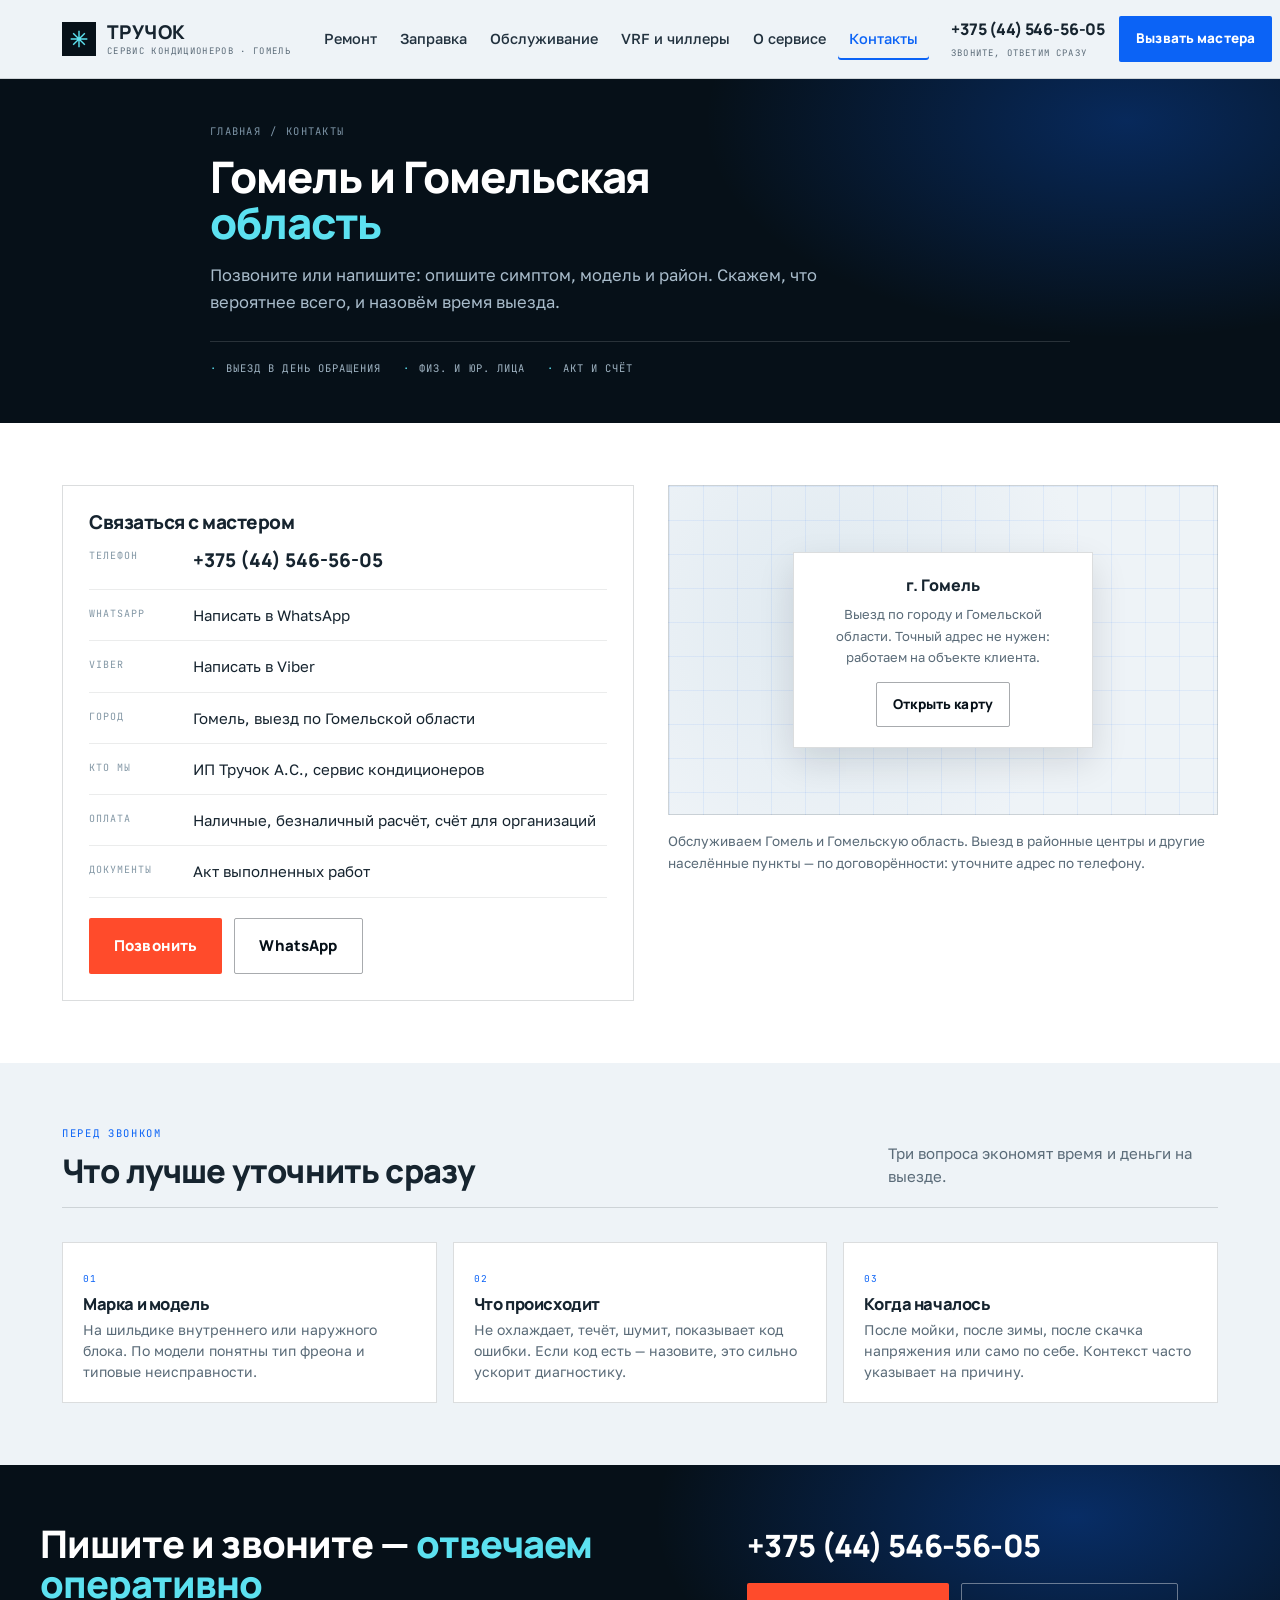
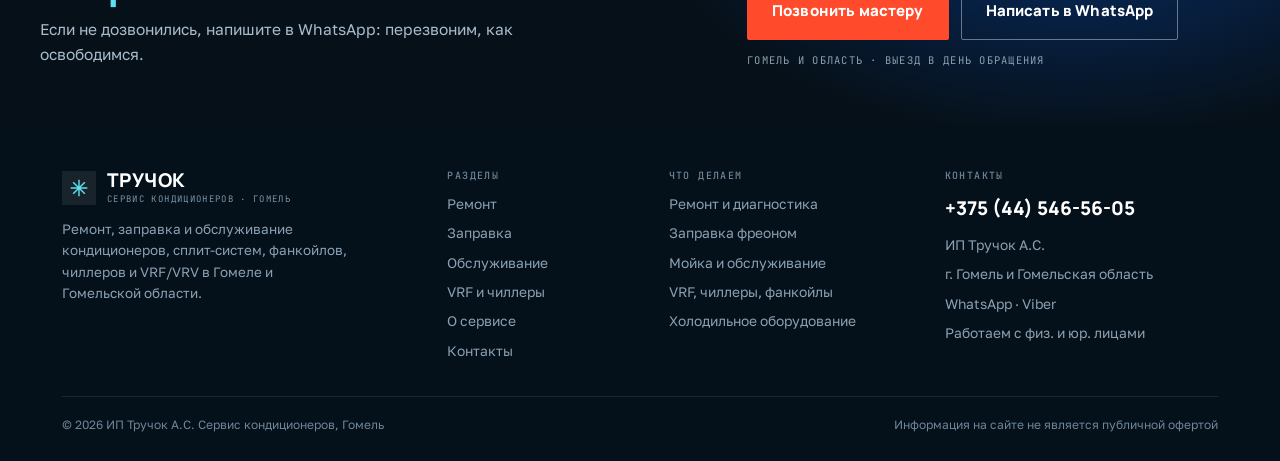
<file: kontakty.html>
<!doctype html>
<html lang="ru">
<head>
<meta charset="utf-8">
<meta name="viewport" content="width=device-width, initial-scale=1">
<title>Контакты — ремонт кондиционеров в Гомеле, ИП Тручок А.С.</title>
<meta name="description" content="Контакты сервиса кондиционеров в Гомеле: +375 (44) 546-56-05, WhatsApp и Viber. ИП Тручок А.С., выезд по Гомелю и Гомельской области.">
<link rel="canonical" href="https://99sitefast-ai.github.io/truchok-kondicionery-gomel/kontakty.html">
<meta name="theme-color" content="#061018">
<meta property="og:type" content="website">
<meta property="og:title" content="Контакты — ремонт кондиционеров в Гомеле, ИП Тручок А.С.">
<meta property="og:description" content="Контакты сервиса кондиционеров в Гомеле: +375 (44) 546-56-05, WhatsApp и Viber. ИП Тручок А.С., выезд по Гомелю и Гомельской области.">
<meta property="og:url" content="https://99sitefast-ai.github.io/truchok-kondicionery-gomel/kontakty.html">
<meta property="og:site_name" content="Тручок А.С. — ремонт кондиционеров, Гомель">
<meta property="og:image" content="https://99sitefast-ai.github.io/truchok-kondicionery-gomel/assets/img/hero-gauge.jpg">
<meta property="og:locale" content="ru_BY">
<meta name="twitter:card" content="summary_large_image">
<link rel="preconnect" href="https://fonts.googleapis.com">
<link rel="preconnect" href="https://fonts.gstatic.com" crossorigin>
<link href="https://fonts.googleapis.com/css2?family=Manrope:wght@400;600;700;800&family=Golos+Text:wght@400;500;600&family=JetBrains+Mono:wght@400;500&display=swap" rel="stylesheet">
<link rel="icon" href="favicon.svg" type="image/svg+xml">
<link rel="stylesheet" href="assets/css/style.css?v=7">
</head>
<body>
<a class="skip" href="#main">К содержанию</a>
<header class="hdr">
  <div class="wrap hdr-in">
      <a class="logo" href="index.html" aria-label="Тручок А.С. — на главную">
        <span class="logo-mark"><svg viewBox="0 0 24 24" aria-hidden="true"><path d="M12 2v20M2 12h20M5 5l14 14M19 5L5 19"/></svg></span>
        <span class="logo-txt">Тручок<small>сервис кондиционеров · Гомель</small></span>
      </a>
      <nav class="nav" id="nav">
<a href="remont.html">Ремонт</a>
<a href="zapravka.html">Заправка</a>
<a href="obsluzhivanie.html">Обслуживание</a>
<a href="komercheskie.html">VRF и чиллеры</a>
<a href="o-servise.html">О сервисе</a>
<a href="kontakty.html" class="act" aria-current="page">Контакты</a>
      </nav>
      <div class="hdr-act">
        <a class="hdr-tel" href="tel:+375445465605">+375 (44) 546-56-05<small>звоните, ответим сразу</small></a>
        <a class="btn btn--sm" href="tel:+375445465605">Вызвать мастера</a>
      </div>
      <button class="burger" id="burger" type="button" aria-label="Меню" aria-expanded="false" aria-controls="nav"><span></span></button>
  </div>
</header>
<main id="main">
<section class="phero">
  <div class="wrap phero-in">
    <div class="crumb"><a href="index.html">Главная</a><span>/</span><span>Контакты</span></div>
    <h1>Гомель и Гомельская<br><em>область</em></h1>
    <p>Позвоните или напишите: опишите симптом, модель и район. Скажем, что вероятнее всего, и назовём время выезда.</p>
    
    <div class="phero-facts"><span>Выезд в день обращения</span><span>Физ. и юр. лица</span><span>Акт и счёт</span></div>
  </div>
</section>

<section class="sec sec--white">
  <div class="wrap contacts">
    <div class="cbox rv">
      <h3>Связаться с мастером</h3>
      <div class="row"><span class="k">Телефон</span><a href="tel:+375445465605" style="font-family:var(--disp);font-weight:800;font-size:19px">+375 (44) 546-56-05</a></div>
      <div class="row"><span class="k">WhatsApp</span><a href="https://wa.me/375445465605" target="_blank" rel="noopener">Написать в WhatsApp</a></div>
      <div class="row"><span class="k">Viber</span><a href="viber://chat?number=%2B375445465605">Написать в Viber</a></div>
      <div class="row"><span class="k">Город</span><span>Гомель, выезд по Гомельской области</span></div>
      <div class="row"><span class="k">Кто мы</span><span>ИП Тручок А.С., сервис кондиционеров</span></div>
      <div class="row"><span class="k">Оплата</span><span>Наличные, безналичный расчёт, счёт для организаций</span></div>
      <div class="row"><span class="k">Документы</span><span>Акт выполненных работ</span></div>
      <div class="btn-row" style="margin-top:20px">
        <a class="btn btn--hot" href="tel:+375445465605">Позвонить</a>
        <a class="btn btn--ghost" href="https://wa.me/375445465605" target="_blank" rel="noopener">WhatsApp</a>
      </div>
    </div>
    <div class="rv">
      <div class="map">
        <div class="map-in">
          <b>г. Гомель</b>
          <p>Выезд по городу и Гомельской области. Точный адрес не нужен: работаем на объекте клиента.</p>
          <a class="btn btn--sm btn--ghost" href="https://yandex.by/maps/10174/gomel/" target="_blank" rel="noopener">Открыть карту</a>
        </div>
      </div>
      <p class="zone">Обслуживаем Гомель и Гомельскую область. Выезд в районные центры и другие населённые пункты — по договорённости: уточните адрес по телефону.</p>
    </div>
  </div>
</section>

<section class="sec sec--ice">
  <div class="wrap">
    <div class="shead rv">
      <div><span class="lbl">Перед звонком</span><h2>Что лучше уточнить сразу</h2></div>
      <p>Три вопроса экономят время и деньги на выезде.</p>
    </div>
    <div class="cards3 rv">
      <div class="mini"><span class="tag">01</span><h3>Марка и модель</h3><p>На шильдике внутреннего или наружного блока. По модели понятны тип фреона и типовые неисправности.</p></div>
      <div class="mini"><span class="tag">02</span><h3>Что происходит</h3><p>Не охлаждает, течёт, шумит, показывает код ошибки. Если код есть — назовите, это сильно ускорит диагностику.</p></div>
      <div class="mini"><span class="tag">03</span><h3>Когда началось</h3><p>После мойки, после зимы, после скачка напряжения или само по себе. Контекст часто указывает на причину.</p></div>
    </div>
  </div>
</section>
<section class="cta" id="cta">
  <div class="wrap cta-in">
    <div>
      <h2>Пишите и звоните — <span>отвечаем оперативно</span></h2>
      <p>Если не дозвонились, напишите в WhatsApp: перезвоним, как освободимся.</p>
    </div>
    <div class="cta-side">
      <a class="cta-tel" href="tel:+375445465605">+375 (44) 546-56-05</a>
      <div class="btn-row">
        <a class="btn btn--hot" href="tel:+375445465605">Позвонить мастеру</a>
        <a class="btn btn--outline-l" href="https://wa.me/375445465605" target="_blank" rel="noopener">Написать в WhatsApp</a>
      </div>
      <small>Гомель и область · выезд в день обращения</small>
    </div>
  </div>
</section>


</main>
<footer class="ftr">
  <div class="wrap">
    <div class="ftr-in">
      <div>
        <a class="logo" href="index.html" aria-label="Тручок А.С. — на главную">
        <span class="logo-mark"><svg viewBox="0 0 24 24" aria-hidden="true"><path d="M12 2v20M2 12h20M5 5l14 14M19 5L5 19"/></svg></span>
        <span class="logo-txt">Тручок<small>сервис кондиционеров · Гомель</small></span>
      </a>
        <p>Ремонт, заправка и обслуживание кондиционеров, сплит-систем, фанкойлов, чиллеров и VRF/VRV в Гомеле и Гомельской области.</p>
      </div>
      <div>
        <h4>Разделы</h4>
        <ul><li><a href="remont.html">Ремонт</a></li>
<li><a href="zapravka.html">Заправка</a></li>
<li><a href="obsluzhivanie.html">Обслуживание</a></li>
<li><a href="komercheskie.html">VRF и чиллеры</a></li>
<li><a href="o-servise.html">О сервисе</a></li>
<li><a href="kontakty.html">Контакты</a></li></ul>
      </div>
      <div>
        <h4>Что делаем</h4>
        <ul>
          <li><a href="remont.html">Ремонт и диагностика</a></li>
          <li><a href="zapravka.html">Заправка фреоном</a></li>
          <li><a href="obsluzhivanie.html">Мойка и обслуживание</a></li>
          <li><a href="komercheskie.html">VRF, чиллеры, фанкойлы</a></li>
          <li><a href="komercheskie.html#holod">Холодильное оборудование</a></li>
        </ul>
      </div>
      <div>
        <h4>Контакты</h4>
        <a class="ftr-tel" href="tel:+375445465605">+375 (44) 546-56-05</a>
        <ul>
          <li>ИП Тручок А.С.</li>
          <li>г. Гомель и Гомельская область</li>
          <li><a href="https://wa.me/375445465605" target="_blank" rel="noopener">WhatsApp</a> · <a href="viber://chat?number=%2B375445465605">Viber</a></li>
          <li>Работаем с физ. и юр. лицами</li>
        </ul>
      </div>
    </div>
    <div class="ftr-btm">
      <span>© 2026 ИП Тручок А.С. Сервис кондиционеров, Гомель</span>
      <span>Информация на сайте не является публичной офертой</span>
    </div>
  </div>
</footer>

<div class="mbar">
  <a class="btn" href="tel:+375445465605">Позвонить</a>
  <a class="btn btn--light" href="https://wa.me/375445465605" target="_blank" rel="noopener">WhatsApp</a>
</div>

<script src="assets/js/app.js" defer></script>
</body>
</html>
</file>
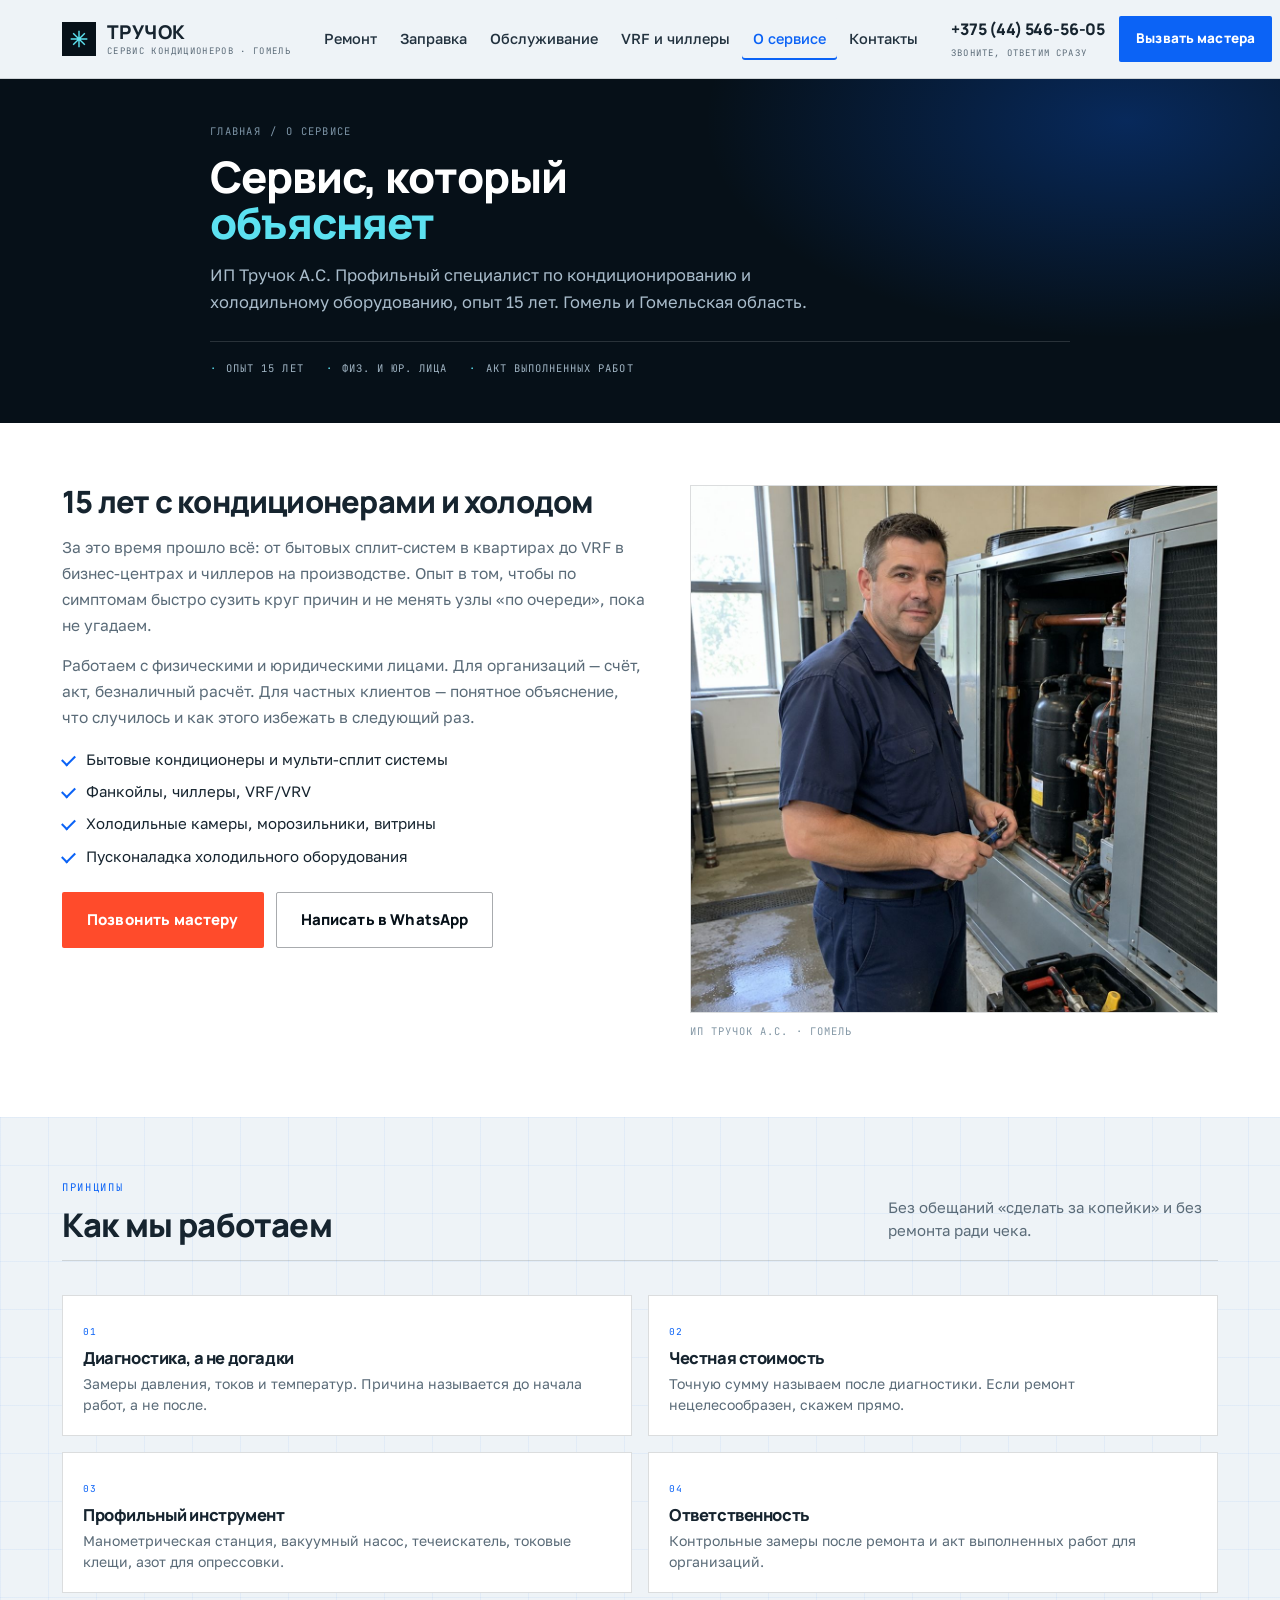
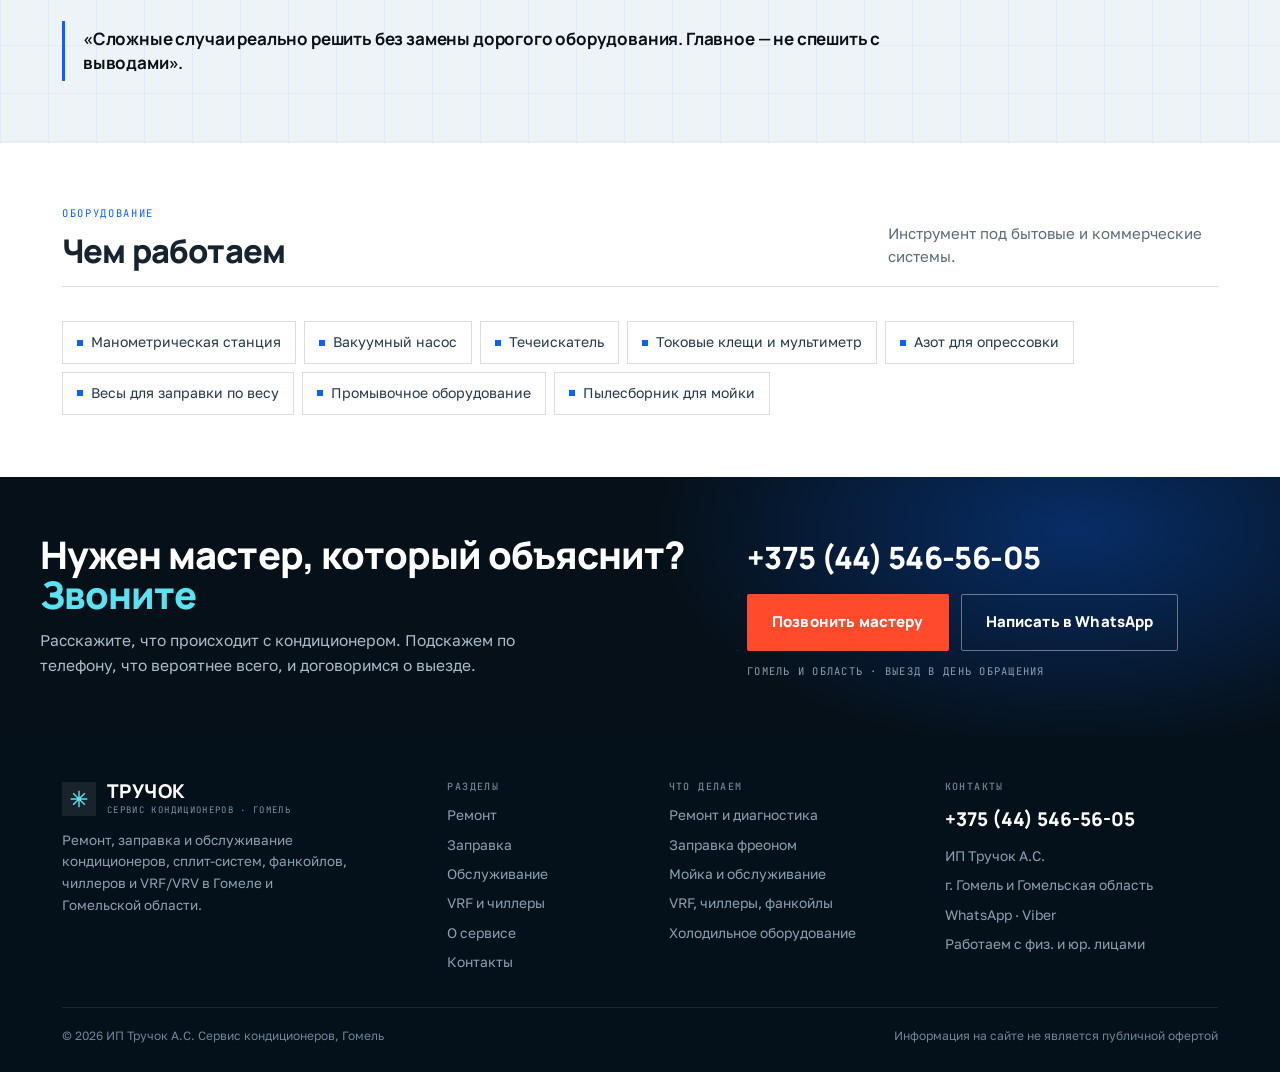
<file: o-servise.html>
<!doctype html>
<html lang="ru">
<head>
<meta charset="utf-8">
<meta name="viewport" content="width=device-width, initial-scale=1">
<title>О сервисе — ИП Тручок А.С., ремонт кондиционеров в Гомеле</title>
<meta name="description" content="ИП Тручок А.С.: ремонт кондиционеров, фанкойлов, чиллеров и холодильного оборудования в Гомеле. Опыт 15 лет, профильный инструмент, акт выполненных работ.">
<link rel="canonical" href="https://99sitefast-ai.github.io/truchok-kondicionery-gomel/o-servise.html">
<meta name="theme-color" content="#061018">
<meta property="og:type" content="website">
<meta property="og:title" content="О сервисе — ИП Тручок А.С., ремонт кондиционеров в Гомеле">
<meta property="og:description" content="ИП Тручок А.С.: ремонт кондиционеров, фанкойлов, чиллеров и холодильного оборудования в Гомеле. Опыт 15 лет, профильный инструмент, акт выполненных работ.">
<meta property="og:url" content="https://99sitefast-ai.github.io/truchok-kondicionery-gomel/o-servise.html">
<meta property="og:site_name" content="Тручок А.С. — ремонт кондиционеров, Гомель">
<meta property="og:image" content="https://99sitefast-ai.github.io/truchok-kondicionery-gomel/assets/img/hero-gauge.jpg">
<meta property="og:locale" content="ru_BY">
<meta name="twitter:card" content="summary_large_image">
<link rel="preconnect" href="https://fonts.googleapis.com">
<link rel="preconnect" href="https://fonts.gstatic.com" crossorigin>
<link href="https://fonts.googleapis.com/css2?family=Manrope:wght@400;600;700;800&family=Golos+Text:wght@400;500;600&family=JetBrains+Mono:wght@400;500&display=swap" rel="stylesheet">
<link rel="icon" href="favicon.svg" type="image/svg+xml">
<link rel="stylesheet" href="assets/css/style.css?v=7">
</head>
<body>
<a class="skip" href="#main">К содержанию</a>
<header class="hdr">
  <div class="wrap hdr-in">
      <a class="logo" href="index.html" aria-label="Тручок А.С. — на главную">
        <span class="logo-mark"><svg viewBox="0 0 24 24" aria-hidden="true"><path d="M12 2v20M2 12h20M5 5l14 14M19 5L5 19"/></svg></span>
        <span class="logo-txt">Тручок<small>сервис кондиционеров · Гомель</small></span>
      </a>
      <nav class="nav" id="nav">
<a href="remont.html">Ремонт</a>
<a href="zapravka.html">Заправка</a>
<a href="obsluzhivanie.html">Обслуживание</a>
<a href="komercheskie.html">VRF и чиллеры</a>
<a href="o-servise.html" class="act" aria-current="page">О сервисе</a>
<a href="kontakty.html">Контакты</a>
      </nav>
      <div class="hdr-act">
        <a class="hdr-tel" href="tel:+375445465605">+375 (44) 546-56-05<small>звоните, ответим сразу</small></a>
        <a class="btn btn--sm" href="tel:+375445465605">Вызвать мастера</a>
      </div>
      <button class="burger" id="burger" type="button" aria-label="Меню" aria-expanded="false" aria-controls="nav"><span></span></button>
  </div>
</header>
<main id="main">
<section class="phero">
  <div class="wrap phero-in">
    <div class="crumb"><a href="index.html">Главная</a><span>/</span><span>О сервисе</span></div>
    <h1>Сервис, который<br><em>объясняет</em></h1>
    <p>ИП Тручок А.С. Профильный специалист по кондиционированию и холодильному оборудованию, опыт 15 лет. Гомель и Гомельская область.</p>
    
    <div class="phero-facts"><span>Опыт 15 лет</span><span>Физ. и юр. лица</span><span>Акт выполненных работ</span></div>
  </div>
</section>

<section class="sec sec--white">
  <div class="wrap split">
    <div class="rv">
      <h2>15 лет с кондиционерами и холодом</h2>
      <p>За это время прошло всё: от бытовых сплит-систем в квартирах до VRF в бизнес-центрах и чиллеров на производстве. Опыт в том, чтобы по симптомам быстро сузить круг причин и не менять узлы «по очереди», пока не угадаем.</p>
      <p>Работаем с физическими и юридическими лицами. Для организаций — счёт, акт, безналичный расчёт. Для частных клиентов — понятное объяснение, что случилось и как этого избежать в следующий раз.</p>
      <ul class="tick">
        <li>Бытовые кондиционеры и мульти-сплит системы</li>
        <li>Фанкойлы, чиллеры, VRF/VRV</li>
        <li>Холодильные камеры, морозильники, витрины</li>
        <li>Пусконаладка холодильного оборудования</li>
      </ul>
      <div class="btn-row" style="margin-top:24px">
        <a class="btn btn--hot" href="tel:+375445465605">Позвонить мастеру</a>
        <a class="btn btn--ghost" href="https://wa.me/375445465605" target="_blank" rel="noopener">Написать в WhatsApp</a>
      </div>
    </div>
    <div class="rv">
      <img src="assets/img/master.jpg" alt="Мастер сервиса кондиционеров с инструментом" loading="lazy" width="1100" height="1100">
      <p class="fig-note">ИП Тручок А.С. · Гомель</p>
    </div>
  </div>
</section>

<section class="sec sec--grid">
  <div class="wrap">
    <div class="shead rv">
      <div><span class="lbl">Принципы</span><h2>Как мы работаем</h2></div>
      <p>Без обещаний «сделать за копейки» и без ремонта ради чека.</p>
    </div>
    <div class="cards2 rv">
      <div class="mini"><span class="tag">01</span><h3>Диагностика, а не догадки</h3><p>Замеры давления, токов и температур. Причина называется до начала работ, а не после.</p></div>
      <div class="mini"><span class="tag">02</span><h3>Честная стоимость</h3><p>Точную сумму называем после диагностики. Если ремонт нецелесообразен, скажем прямо.</p></div>
      <div class="mini"><span class="tag">03</span><h3>Профильный инструмент</h3><p>Манометрическая станция, вакуумный насос, течеискатель, токовые клещи, азот для опрессовки.</p></div>
      <div class="mini"><span class="tag">04</span><h3>Ответственность</h3><p>Контрольные замеры после ремонта и акт выполненных работ для организаций.</p></div>
    </div>
    <div class="quote rv" style="margin-top:28px;max-width:820px">«Сложные случаи реально решить без замены дорогого оборудования. Главное — не спешить с выводами».</div>
  </div>
</section>

<section class="sec sec--white">
  <div class="wrap">
    <div class="shead rv">
      <div><span class="lbl">Оборудование</span><h2>Чем работаем</h2></div>
      <p>Инструмент под бытовые и коммерческие системы.</p>
    </div>
    <ul class="obj rv">
      <li>Манометрическая станция</li>
      <li>Вакуумный насос</li>
      <li>Течеискатель</li>
      <li>Токовые клещи и мультиметр</li>
      <li>Азот для опрессовки</li>
      <li>Весы для заправки по весу</li>
      <li>Промывочное оборудование</li>
      <li>Пылесборник для мойки</li>
    </ul>
  </div>
</section>
<section class="cta" id="cta">
  <div class="wrap cta-in">
    <div>
      <h2>Нужен мастер, который объяснит? <span>Звоните</span></h2>
      <p>Расскажите, что происходит с кондиционером. Подскажем по телефону, что вероятнее всего, и договоримся о выезде.</p>
    </div>
    <div class="cta-side">
      <a class="cta-tel" href="tel:+375445465605">+375 (44) 546-56-05</a>
      <div class="btn-row">
        <a class="btn btn--hot" href="tel:+375445465605">Позвонить мастеру</a>
        <a class="btn btn--outline-l" href="https://wa.me/375445465605" target="_blank" rel="noopener">Написать в WhatsApp</a>
      </div>
      <small>Гомель и область · выезд в день обращения</small>
    </div>
  </div>
</section>


</main>
<footer class="ftr">
  <div class="wrap">
    <div class="ftr-in">
      <div>
        <a class="logo" href="index.html" aria-label="Тручок А.С. — на главную">
        <span class="logo-mark"><svg viewBox="0 0 24 24" aria-hidden="true"><path d="M12 2v20M2 12h20M5 5l14 14M19 5L5 19"/></svg></span>
        <span class="logo-txt">Тручок<small>сервис кондиционеров · Гомель</small></span>
      </a>
        <p>Ремонт, заправка и обслуживание кондиционеров, сплит-систем, фанкойлов, чиллеров и VRF/VRV в Гомеле и Гомельской области.</p>
      </div>
      <div>
        <h4>Разделы</h4>
        <ul><li><a href="remont.html">Ремонт</a></li>
<li><a href="zapravka.html">Заправка</a></li>
<li><a href="obsluzhivanie.html">Обслуживание</a></li>
<li><a href="komercheskie.html">VRF и чиллеры</a></li>
<li><a href="o-servise.html">О сервисе</a></li>
<li><a href="kontakty.html">Контакты</a></li></ul>
      </div>
      <div>
        <h4>Что делаем</h4>
        <ul>
          <li><a href="remont.html">Ремонт и диагностика</a></li>
          <li><a href="zapravka.html">Заправка фреоном</a></li>
          <li><a href="obsluzhivanie.html">Мойка и обслуживание</a></li>
          <li><a href="komercheskie.html">VRF, чиллеры, фанкойлы</a></li>
          <li><a href="komercheskie.html#holod">Холодильное оборудование</a></li>
        </ul>
      </div>
      <div>
        <h4>Контакты</h4>
        <a class="ftr-tel" href="tel:+375445465605">+375 (44) 546-56-05</a>
        <ul>
          <li>ИП Тручок А.С.</li>
          <li>г. Гомель и Гомельская область</li>
          <li><a href="https://wa.me/375445465605" target="_blank" rel="noopener">WhatsApp</a> · <a href="viber://chat?number=%2B375445465605">Viber</a></li>
          <li>Работаем с физ. и юр. лицами</li>
        </ul>
      </div>
    </div>
    <div class="ftr-btm">
      <span>© 2026 ИП Тручок А.С. Сервис кондиционеров, Гомель</span>
      <span>Информация на сайте не является публичной офертой</span>
    </div>
  </div>
</footer>

<div class="mbar">
  <a class="btn" href="tel:+375445465605">Позвонить</a>
  <a class="btn btn--light" href="https://wa.me/375445465605" target="_blank" rel="noopener">WhatsApp</a>
</div>

<script src="assets/js/app.js" defer></script>
</body>
</html>
</file>
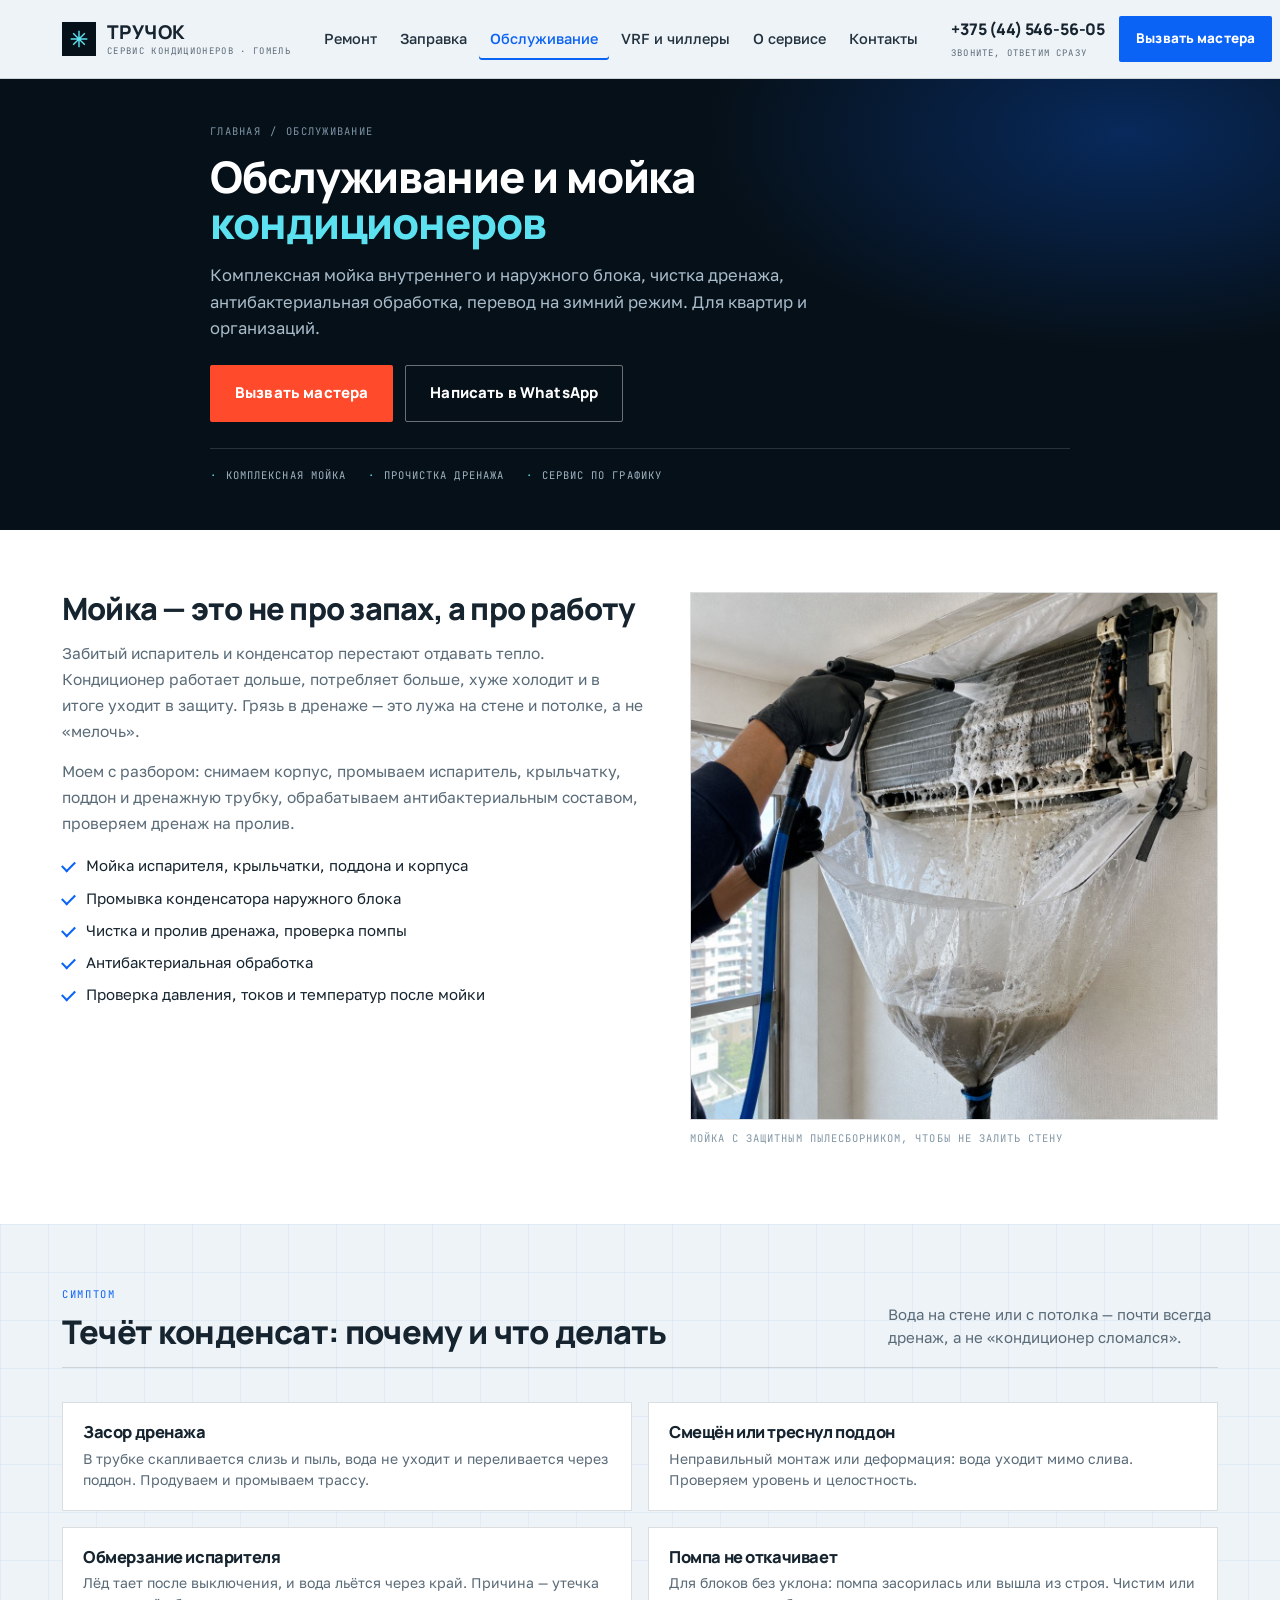
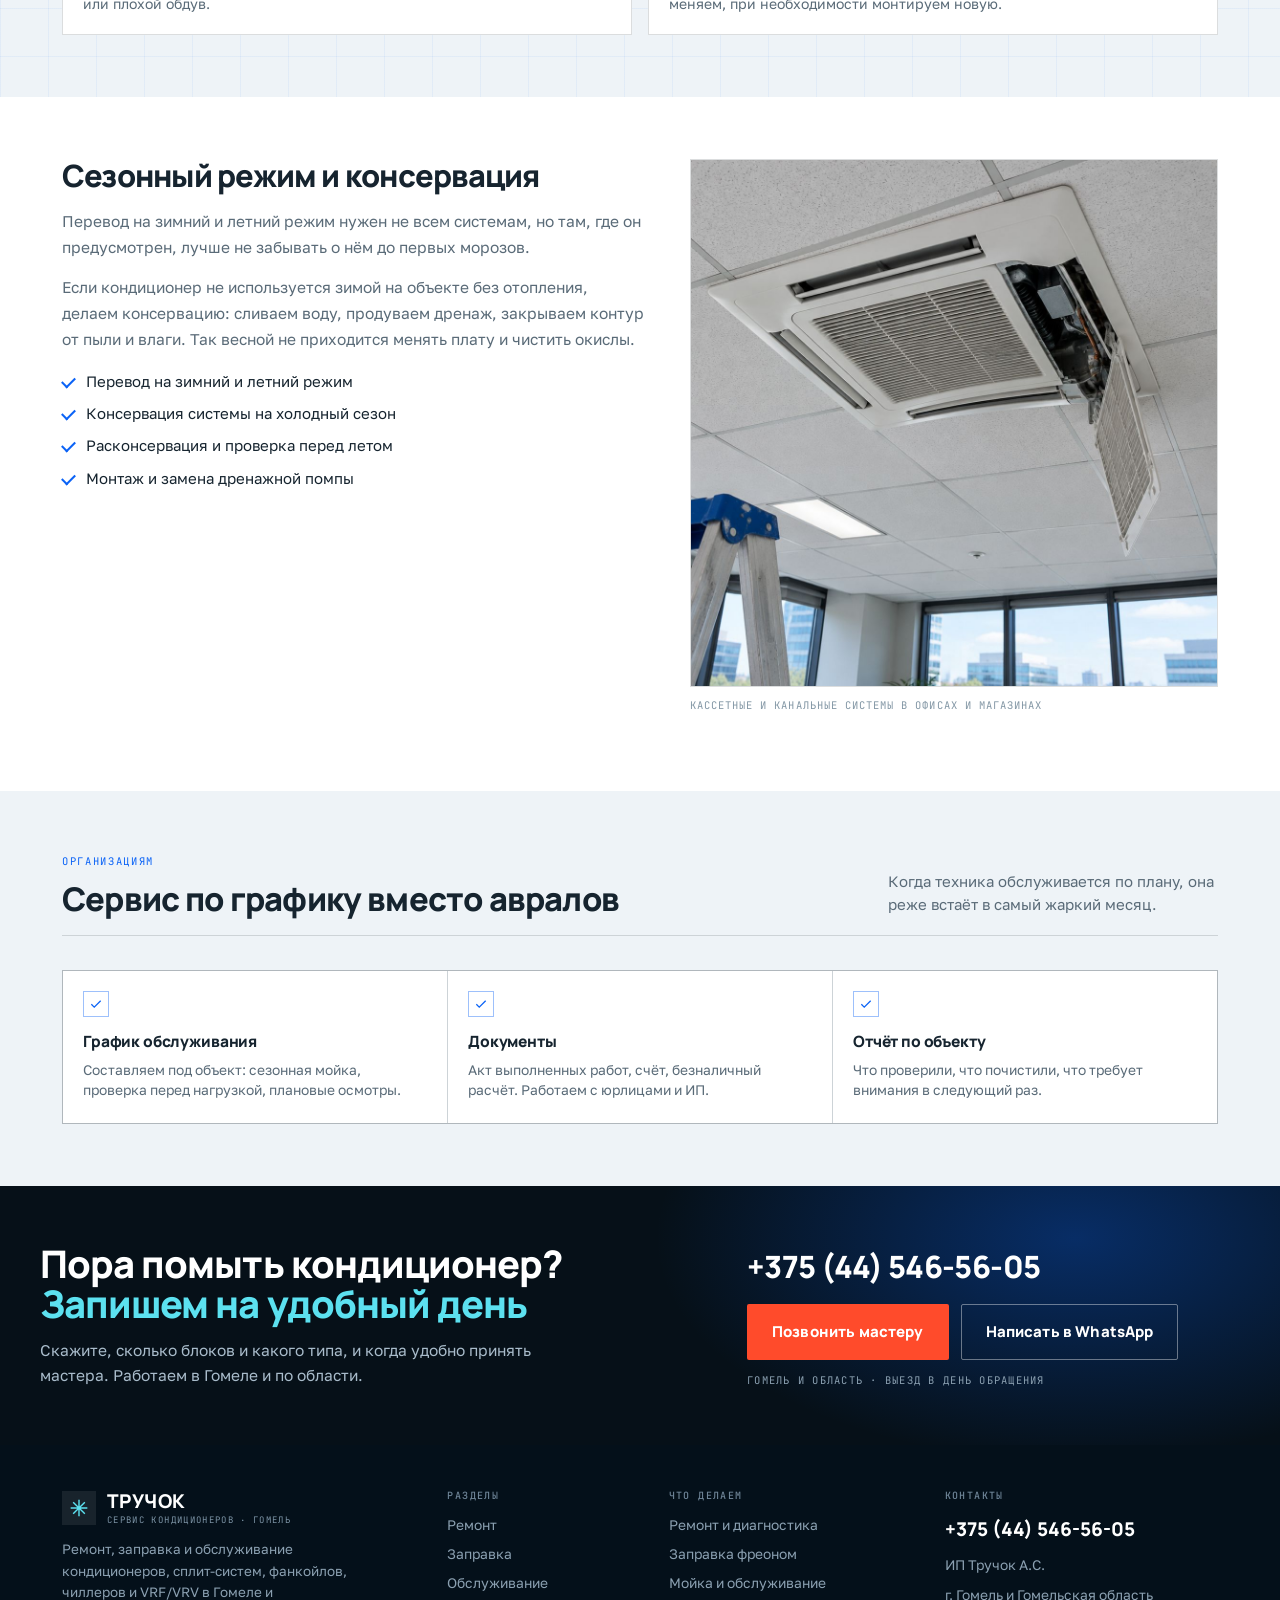
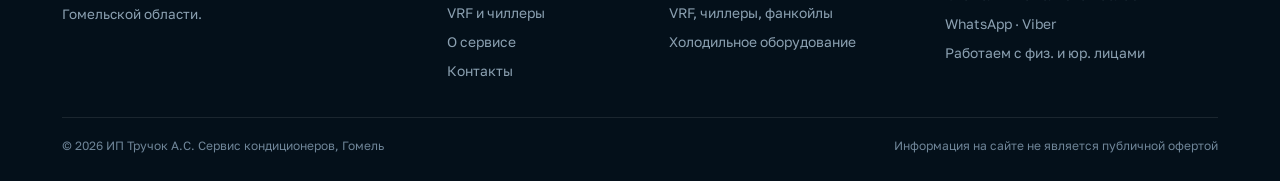
<file: obsluzhivanie.html>
<!doctype html>
<html lang="ru">
<head>
<meta charset="utf-8">
<meta name="viewport" content="width=device-width, initial-scale=1">
<title>Обслуживание и мойка кондиционеров в Гомеле — чистка, дренаж, сервис | Тручок А.С.</title>
<meta name="description" content="Мойка и обслуживание кондиционеров в Гомеле: чистка испарителя и дренажа, антибактериальная обработка, зимний режим, сервис для организаций по договору.">
<link rel="canonical" href="https://99sitefast-ai.github.io/truchok-kondicionery-gomel/obsluzhivanie.html">
<meta name="theme-color" content="#061018">
<meta property="og:type" content="website">
<meta property="og:title" content="Обслуживание и мойка кондиционеров в Гомеле — чистка, дренаж, сервис | Тручок А.С.">
<meta property="og:description" content="Мойка и обслуживание кондиционеров в Гомеле: чистка испарителя и дренажа, антибактериальная обработка, зимний режим, сервис для организаций по договору.">
<meta property="og:url" content="https://99sitefast-ai.github.io/truchok-kondicionery-gomel/obsluzhivanie.html">
<meta property="og:site_name" content="Тручок А.С. — ремонт кондиционеров, Гомель">
<meta property="og:image" content="https://99sitefast-ai.github.io/truchok-kondicionery-gomel/assets/img/hero-gauge.jpg">
<meta property="og:locale" content="ru_BY">
<meta name="twitter:card" content="summary_large_image">
<link rel="preconnect" href="https://fonts.googleapis.com">
<link rel="preconnect" href="https://fonts.gstatic.com" crossorigin>
<link href="https://fonts.googleapis.com/css2?family=Manrope:wght@400;600;700;800&family=Golos+Text:wght@400;500;600&family=JetBrains+Mono:wght@400;500&display=swap" rel="stylesheet">
<link rel="icon" href="favicon.svg" type="image/svg+xml">
<link rel="stylesheet" href="assets/css/style.css?v=7">
</head>
<body>
<a class="skip" href="#main">К содержанию</a>
<header class="hdr">
  <div class="wrap hdr-in">
      <a class="logo" href="index.html" aria-label="Тручок А.С. — на главную">
        <span class="logo-mark"><svg viewBox="0 0 24 24" aria-hidden="true"><path d="M12 2v20M2 12h20M5 5l14 14M19 5L5 19"/></svg></span>
        <span class="logo-txt">Тручок<small>сервис кондиционеров · Гомель</small></span>
      </a>
      <nav class="nav" id="nav">
<a href="remont.html">Ремонт</a>
<a href="zapravka.html">Заправка</a>
<a href="obsluzhivanie.html" class="act" aria-current="page">Обслуживание</a>
<a href="komercheskie.html">VRF и чиллеры</a>
<a href="o-servise.html">О сервисе</a>
<a href="kontakty.html">Контакты</a>
      </nav>
      <div class="hdr-act">
        <a class="hdr-tel" href="tel:+375445465605">+375 (44) 546-56-05<small>звоните, ответим сразу</small></a>
        <a class="btn btn--sm" href="tel:+375445465605">Вызвать мастера</a>
      </div>
      <button class="burger" id="burger" type="button" aria-label="Меню" aria-expanded="false" aria-controls="nav"><span></span></button>
  </div>
</header>
<main id="main">
<section class="phero">
  <div class="wrap phero-in">
    <div class="crumb"><a href="index.html">Главная</a><span>/</span><span>Обслуживание</span></div>
    <h1>Обслуживание и мойка<br><em>кондиционеров</em></h1>
    <p>Комплексная мойка внутреннего и наружного блока, чистка дренажа, антибактериальная обработка, перевод на зимний режим. Для квартир и организаций.</p>
    <div class="btn-row">
        <a class="btn btn--hot" href="tel:+375445465605">Вызвать мастера</a>
        <a class="btn btn--outline-l" href="https://wa.me/375445465605" target="_blank" rel="noopener">Написать в WhatsApp</a>
      </div>
    <div class="phero-facts"><span>Комплексная мойка</span><span>Прочистка дренажа</span><span>Сервис по графику</span></div>
  </div>
</section>

<section class="sec sec--white">
  <div class="wrap split">
    <div class="rv">
      <h2>Мойка — это не про запах, а про работу</h2>
      <p>Забитый испаритель и конденсатор перестают отдавать тепло. Кондиционер работает дольше, потребляет больше, хуже холодит и в итоге уходит в защиту. Грязь в дренаже — это лужа на стене и потолке, а не «мелочь».</p>
      <p>Моем с разбором: снимаем корпус, промываем испаритель, крыльчатку, поддон и дренажную трубку, обрабатываем антибактериальным составом, проверяем дренаж на пролив.</p>
      <ul class="tick">
        <li>Мойка испарителя, крыльчатки, поддона и корпуса</li>
        <li>Промывка конденсатора наружного блока</li>
        <li>Чистка и пролив дренажа, проверка помпы</li>
        <li>Антибактериальная обработка</li>
        <li>Проверка давления, токов и температур после мойки</li>
      </ul>
    </div>
    <div class="rv">
      <img src="assets/img/moyka.jpg" alt="Мойка внутреннего блока кондиционера с моющим пылесборником" loading="lazy" width="1100" height="1100">
      <p class="fig-note">Мойка с защитным пылесборником, чтобы не залить стену</p>
    </div>
  </div>
</section>

<section class="sec sec--grid" id="drenazh">
  <div class="wrap">
    <div class="shead rv">
      <div><span class="lbl">Симптом</span><h2>Течёт конденсат: почему и что делать</h2></div>
      <p>Вода на стене или с потолка — почти всегда дренаж, а не «кондиционер сломался».</p>
    </div>
    <div class="cards2 rv">
      <div class="mini"><h3>Засор дренажа</h3><p>В трубке скапливается слизь и пыль, вода не уходит и переливается через поддон. Продуваем и промываем трассу.</p></div>
      <div class="mini"><h3>Смещён или треснул поддон</h3><p>Неправильный монтаж или деформация: вода уходит мимо слива. Проверяем уровень и целостность.</p></div>
      <div class="mini"><h3>Обмерзание испарителя</h3><p>Лёд тает после выключения, и вода льётся через край. Причина — утечка или плохой обдув.</p></div>
      <div class="mini"><h3>Помпа не откачивает</h3><p>Для блоков без уклона: помпа засорилась или вышла из строя. Чистим или меняем, при необходимости монтируем новую.</p></div>
    </div>
  </div>
</section>

<section class="sec sec--white">
  <div class="wrap split">
    <div class="rv">
      <h2>Сезонный режим и консервация</h2>
      <p>Перевод на зимний и летний режим нужен не всем системам, но там, где он предусмотрен, лучше не забывать о нём до первых морозов.</p>
      <p>Если кондиционер не используется зимой на объекте без отопления, делаем консервацию: сливаем воду, продуваем дренаж, закрываем контур от пыли и влаги. Так весной не приходится менять плату и чистить окислы.</p>
      <ul class="tick">
        <li>Перевод на зимний и летний режим</li>
        <li>Консервация системы на холодный сезон</li>
        <li>Расконсервация и проверка перед летом</li>
        <li>Монтаж и замена дренажной помпы</li>
      </ul>
    </div>
    <div class="rv">
      <img src="assets/img/kasseta.jpg" alt="Обслуживание кассетного кондиционера в офисе" loading="lazy" width="1100" height="1100">
      <p class="fig-note">Кассетные и канальные системы в офисах и магазинах</p>
    </div>
  </div>
</section>

<section class="sec sec--ice">
  <div class="wrap">
    <div class="shead rv">
      <div><span class="lbl">Организациям</span><h2>Сервис по графику вместо авралов</h2></div>
      <p>Когда техника обслуживается по плану, она реже встаёт в самый жаркий месяц.</p>
    </div>
    <div class="why rv">
      <div><span class="ic"><svg viewBox="0 0 24 24" aria-hidden="true"><path d="M4 12.5l5 5L20 6.5"/></svg></span><b>График обслуживания</b><p>Составляем под объект: сезонная мойка, проверка перед нагрузкой, плановые осмотры.</p></div>
      <div><span class="ic"><svg viewBox="0 0 24 24" aria-hidden="true"><path d="M4 12.5l5 5L20 6.5"/></svg></span><b>Документы</b><p>Акт выполненных работ, счёт, безналичный расчёт. Работаем с юрлицами и ИП.</p></div>
      <div><span class="ic"><svg viewBox="0 0 24 24" aria-hidden="true"><path d="M4 12.5l5 5L20 6.5"/></svg></span><b>Отчёт по объекту</b><p>Что проверили, что почистили, что требует внимания в следующий раз.</p></div>
    </div>
  </div>
</section>
<section class="cta" id="cta">
  <div class="wrap cta-in">
    <div>
      <h2>Пора помыть кондиционер? <span>Запишем на удобный день</span></h2>
      <p>Скажите, сколько блоков и какого типа, и когда удобно принять мастера. Работаем в Гомеле и по области.</p>
    </div>
    <div class="cta-side">
      <a class="cta-tel" href="tel:+375445465605">+375 (44) 546-56-05</a>
      <div class="btn-row">
        <a class="btn btn--hot" href="tel:+375445465605">Позвонить мастеру</a>
        <a class="btn btn--outline-l" href="https://wa.me/375445465605" target="_blank" rel="noopener">Написать в WhatsApp</a>
      </div>
      <small>Гомель и область · выезд в день обращения</small>
    </div>
  </div>
</section>


</main>
<footer class="ftr">
  <div class="wrap">
    <div class="ftr-in">
      <div>
        <a class="logo" href="index.html" aria-label="Тручок А.С. — на главную">
        <span class="logo-mark"><svg viewBox="0 0 24 24" aria-hidden="true"><path d="M12 2v20M2 12h20M5 5l14 14M19 5L5 19"/></svg></span>
        <span class="logo-txt">Тручок<small>сервис кондиционеров · Гомель</small></span>
      </a>
        <p>Ремонт, заправка и обслуживание кондиционеров, сплит-систем, фанкойлов, чиллеров и VRF/VRV в Гомеле и Гомельской области.</p>
      </div>
      <div>
        <h4>Разделы</h4>
        <ul><li><a href="remont.html">Ремонт</a></li>
<li><a href="zapravka.html">Заправка</a></li>
<li><a href="obsluzhivanie.html">Обслуживание</a></li>
<li><a href="komercheskie.html">VRF и чиллеры</a></li>
<li><a href="o-servise.html">О сервисе</a></li>
<li><a href="kontakty.html">Контакты</a></li></ul>
      </div>
      <div>
        <h4>Что делаем</h4>
        <ul>
          <li><a href="remont.html">Ремонт и диагностика</a></li>
          <li><a href="zapravka.html">Заправка фреоном</a></li>
          <li><a href="obsluzhivanie.html">Мойка и обслуживание</a></li>
          <li><a href="komercheskie.html">VRF, чиллеры, фанкойлы</a></li>
          <li><a href="komercheskie.html#holod">Холодильное оборудование</a></li>
        </ul>
      </div>
      <div>
        <h4>Контакты</h4>
        <a class="ftr-tel" href="tel:+375445465605">+375 (44) 546-56-05</a>
        <ul>
          <li>ИП Тручок А.С.</li>
          <li>г. Гомель и Гомельская область</li>
          <li><a href="https://wa.me/375445465605" target="_blank" rel="noopener">WhatsApp</a> · <a href="viber://chat?number=%2B375445465605">Viber</a></li>
          <li>Работаем с физ. и юр. лицами</li>
        </ul>
      </div>
    </div>
    <div class="ftr-btm">
      <span>© 2026 ИП Тручок А.С. Сервис кондиционеров, Гомель</span>
      <span>Информация на сайте не является публичной офертой</span>
    </div>
  </div>
</footer>

<div class="mbar">
  <a class="btn" href="tel:+375445465605">Позвонить</a>
  <a class="btn btn--light" href="https://wa.me/375445465605" target="_blank" rel="noopener">WhatsApp</a>
</div>

<script src="assets/js/app.js" defer></script>
</body>
</html>
</file>
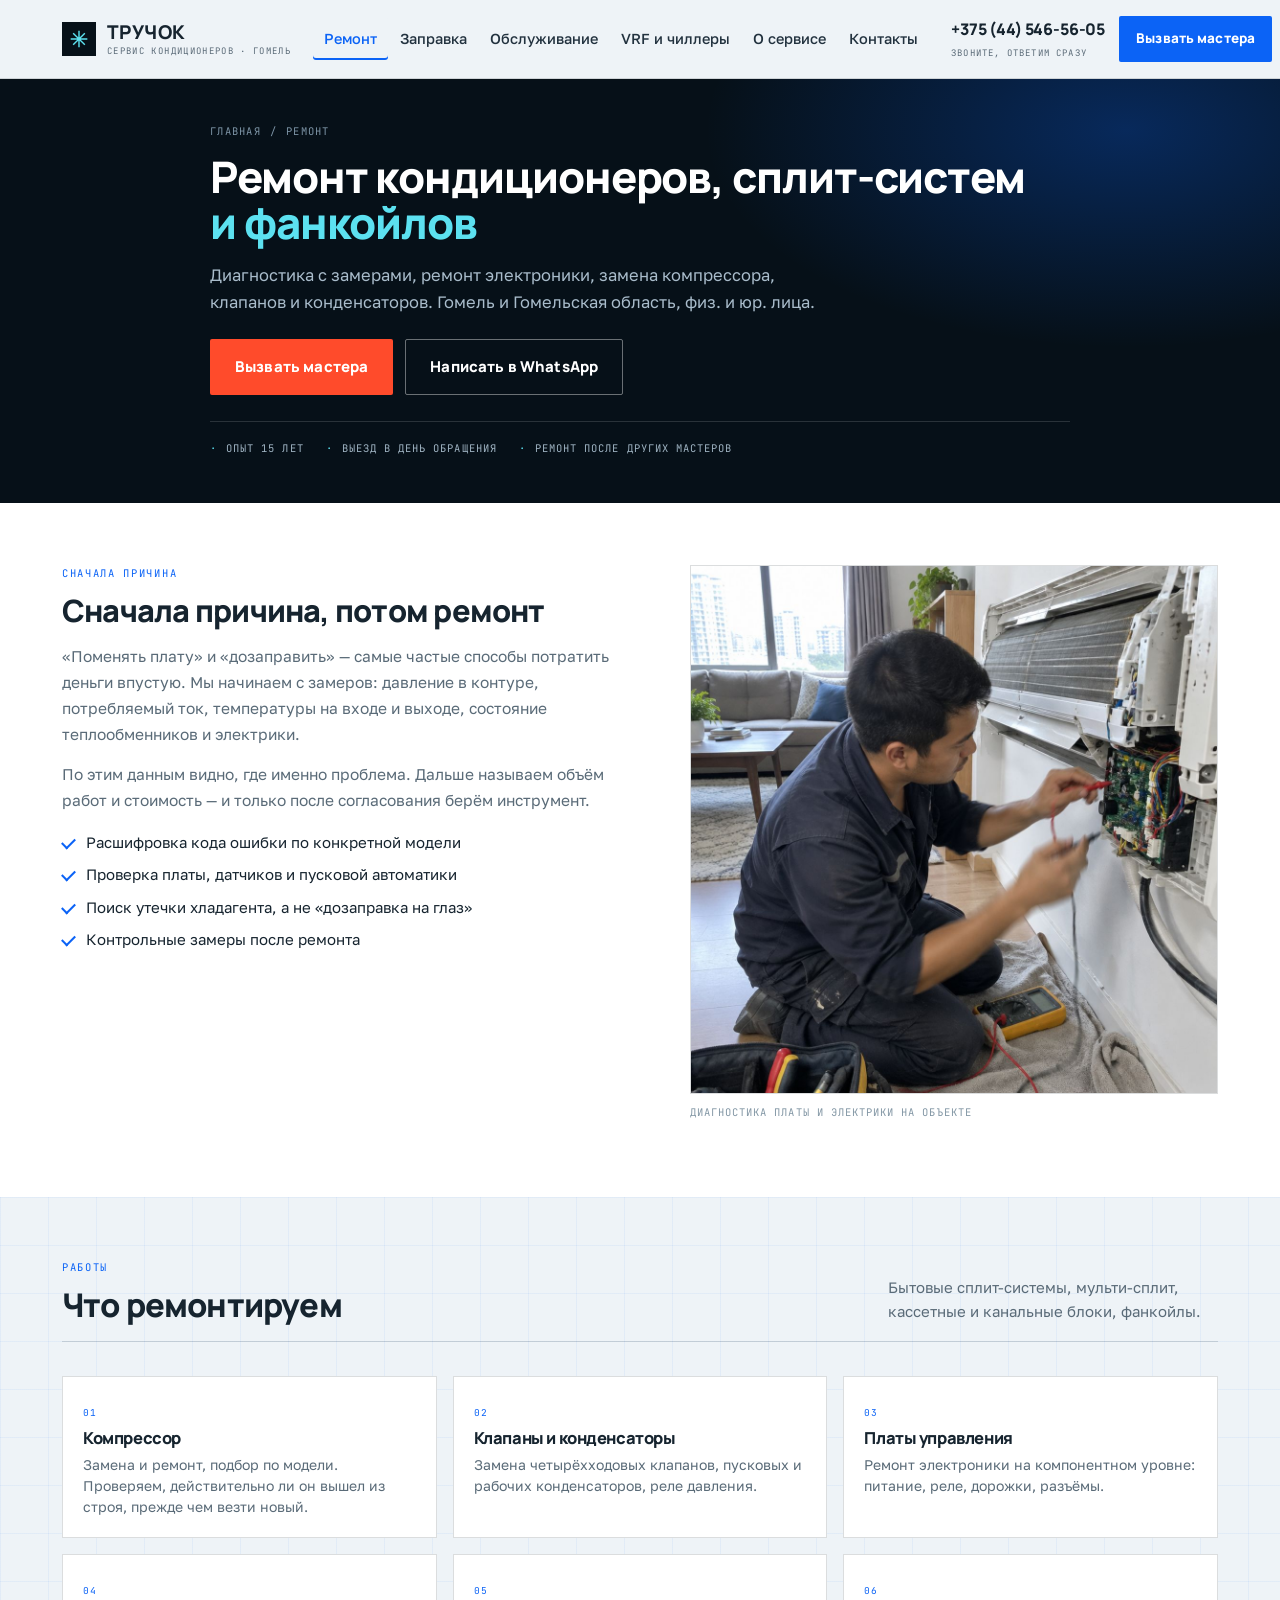
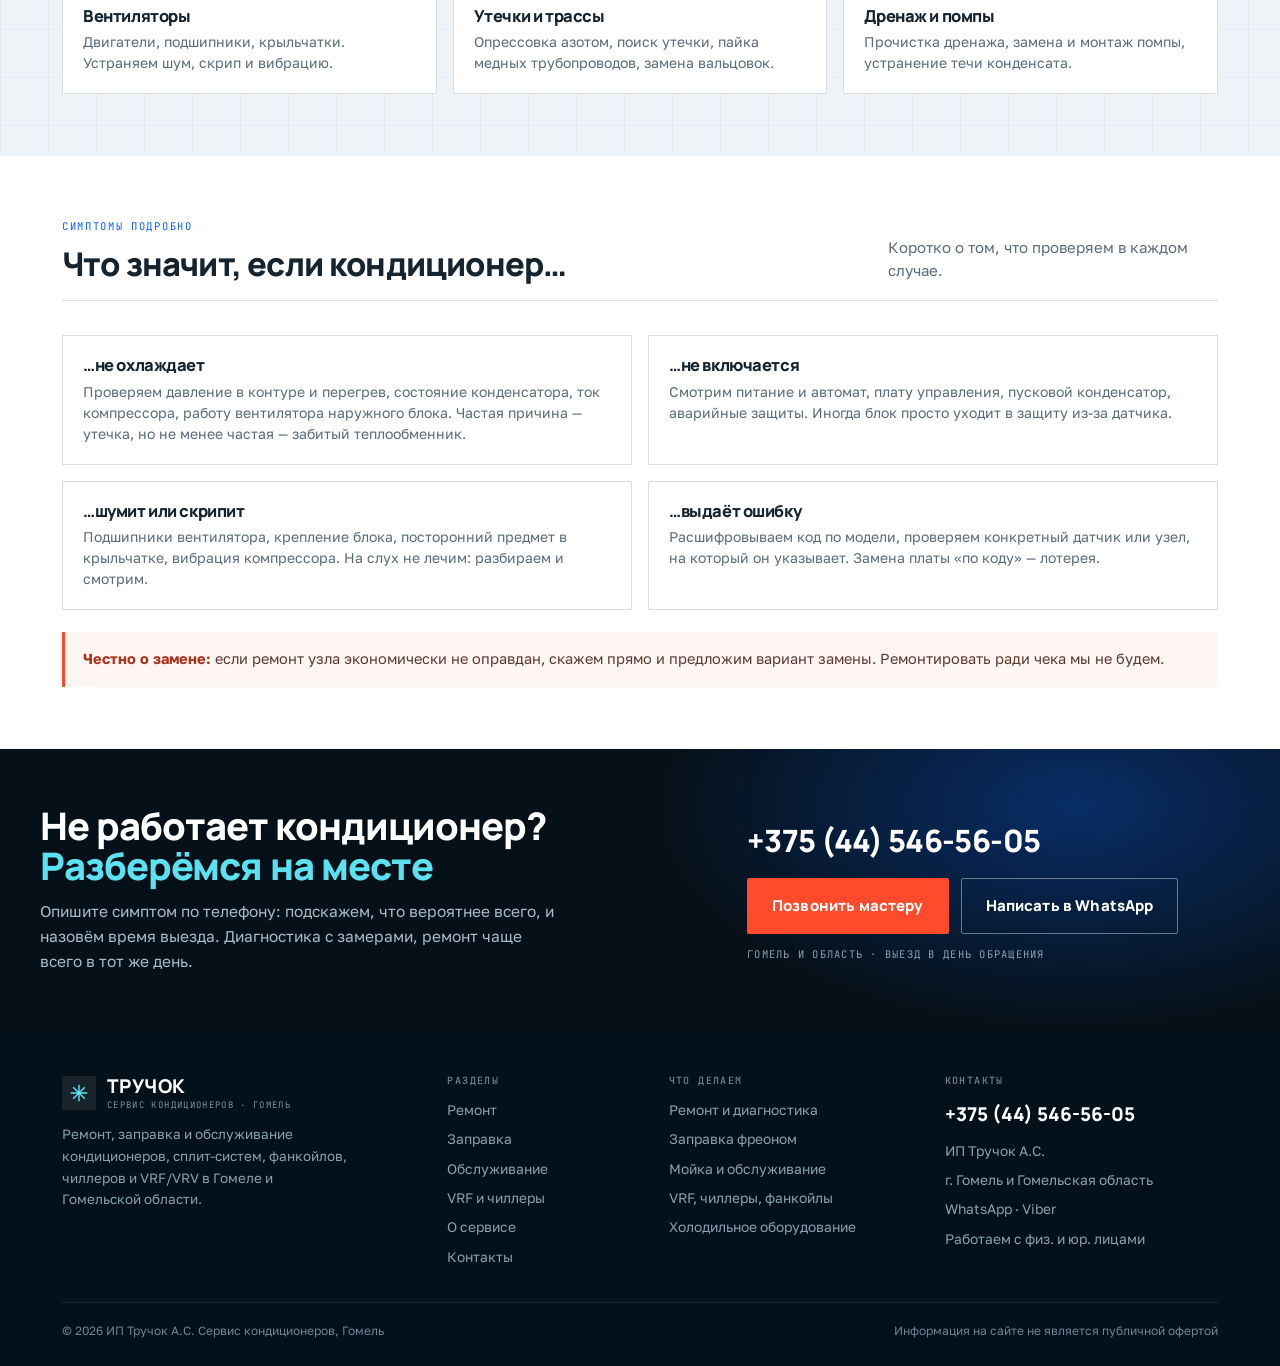
<file: remont.html>
<!doctype html>
<html lang="ru">
<head>
<meta charset="utf-8">
<meta name="viewport" content="width=device-width, initial-scale=1">
<title>Ремонт кондиционеров в Гомеле — диагностика и устранение поломок | Тручок А.С.</title>
<meta name="description" content="Ремонт кондиционеров, сплит-систем и фанкойлов в Гомеле: диагностика с замерами, ремонт плат, замена компрессора и клапанов, устранение утечек. Опыт 15 лет.">
<link rel="canonical" href="https://99sitefast-ai.github.io/truchok-kondicionery-gomel/remont.html">
<meta name="theme-color" content="#061018">
<meta property="og:type" content="website">
<meta property="og:title" content="Ремонт кондиционеров в Гомеле — диагностика и устранение поломок | Тручок А.С.">
<meta property="og:description" content="Ремонт кондиционеров, сплит-систем и фанкойлов в Гомеле: диагностика с замерами, ремонт плат, замена компрессора и клапанов, устранение утечек. Опыт 15 лет.">
<meta property="og:url" content="https://99sitefast-ai.github.io/truchok-kondicionery-gomel/remont.html">
<meta property="og:site_name" content="Тручок А.С. — ремонт кондиционеров, Гомель">
<meta property="og:image" content="https://99sitefast-ai.github.io/truchok-kondicionery-gomel/assets/img/hero-gauge.jpg">
<meta property="og:locale" content="ru_BY">
<meta name="twitter:card" content="summary_large_image">
<link rel="preconnect" href="https://fonts.googleapis.com">
<link rel="preconnect" href="https://fonts.gstatic.com" crossorigin>
<link href="https://fonts.googleapis.com/css2?family=Manrope:wght@400;600;700;800&family=Golos+Text:wght@400;500;600&family=JetBrains+Mono:wght@400;500&display=swap" rel="stylesheet">
<link rel="icon" href="favicon.svg" type="image/svg+xml">
<link rel="stylesheet" href="assets/css/style.css?v=7">
</head>
<body>
<a class="skip" href="#main">К содержанию</a>
<header class="hdr">
  <div class="wrap hdr-in">
      <a class="logo" href="index.html" aria-label="Тручок А.С. — на главную">
        <span class="logo-mark"><svg viewBox="0 0 24 24" aria-hidden="true"><path d="M12 2v20M2 12h20M5 5l14 14M19 5L5 19"/></svg></span>
        <span class="logo-txt">Тручок<small>сервис кондиционеров · Гомель</small></span>
      </a>
      <nav class="nav" id="nav">
<a href="remont.html" class="act" aria-current="page">Ремонт</a>
<a href="zapravka.html">Заправка</a>
<a href="obsluzhivanie.html">Обслуживание</a>
<a href="komercheskie.html">VRF и чиллеры</a>
<a href="o-servise.html">О сервисе</a>
<a href="kontakty.html">Контакты</a>
      </nav>
      <div class="hdr-act">
        <a class="hdr-tel" href="tel:+375445465605">+375 (44) 546-56-05<small>звоните, ответим сразу</small></a>
        <a class="btn btn--sm" href="tel:+375445465605">Вызвать мастера</a>
      </div>
      <button class="burger" id="burger" type="button" aria-label="Меню" aria-expanded="false" aria-controls="nav"><span></span></button>
  </div>
</header>
<main id="main">
<section class="phero">
  <div class="wrap phero-in">
    <div class="crumb"><a href="index.html">Главная</a><span>/</span><span>Ремонт</span></div>
    <h1>Ремонт кондиционеров, сплит-систем<br><em>и фанкойлов</em></h1>
    <p>Диагностика с замерами, ремонт электроники, замена компрессора, клапанов и конденсаторов. Гомель и Гомельская область, физ. и юр. лица.</p>
    <div class="btn-row">
        <a class="btn btn--hot" href="tel:+375445465605">Вызвать мастера</a>
        <a class="btn btn--outline-l" href="https://wa.me/375445465605" target="_blank" rel="noopener">Написать в WhatsApp</a>
      </div>
    <div class="phero-facts"><span>Опыт 15 лет</span><span>Выезд в день обращения</span><span>Ремонт после других мастеров</span></div>
  </div>
</section>

<section class="sec sec--white">
  <div class="wrap split">
    <div class="rv">
      <span class="lbl" style="font-family:var(--mono);font-size:10.5px;letter-spacing:.16em;text-transform:uppercase;color:var(--blue);display:block;margin-bottom:12px">Сначала причина</span>
      <h2>Сначала причина, потом ремонт</h2>
      <p>«Поменять плату» и «дозаправить» — самые частые способы потратить деньги впустую. Мы начинаем с замеров: давление в контуре, потребляемый ток, температуры на входе и выходе, состояние теплообменников и электрики.</p>
      <p>По этим данным видно, где именно проблема. Дальше называем объём работ и стоимость — и только после согласования берём инструмент.</p>
      <ul class="tick">
        <li>Расшифровка кода ошибки по конкретной модели</li>
        <li>Проверка платы, датчиков и пусковой автоматики</li>
        <li>Поиск утечки хладагента, а не «дозаправка на глаз»</li>
        <li>Контрольные замеры после ремонта</li>
      </ul>
    </div>
    <div class="rv">
      <img src="assets/img/diagnostika.jpg" alt="Диагностика внутреннего блока кондиционера мультиметром" loading="lazy" width="1100" height="1100">
      <p class="fig-note">Диагностика платы и электрики на объекте</p>
    </div>
  </div>
</section>

<section class="sec sec--grid">
  <div class="wrap">
    <div class="shead rv">
      <div><span class="lbl">Работы</span><h2>Что ремонтируем</h2></div>
      <p>Бытовые сплит-системы, мульти-сплит, кассетные и канальные блоки, фанкойлы.</p>
    </div>
    <div class="cards3 rv">
      <div class="mini"><span class="tag">01</span><h3>Компрессор</h3><p>Замена и ремонт, подбор по модели. Проверяем, действительно ли он вышел из строя, прежде чем везти новый.</p></div>
      <div class="mini"><span class="tag">02</span><h3>Клапаны и конденсаторы</h3><p>Замена четырёхходовых клапанов, пусковых и рабочих конденсаторов, реле давления.</p></div>
      <div class="mini"><span class="tag">03</span><h3>Платы управления</h3><p>Ремонт электроники на компонентном уровне: питание, реле, дорожки, разъёмы.</p></div>
      <div class="mini"><span class="tag">04</span><h3>Вентиляторы</h3><p>Двигатели, подшипники, крыльчатки. Устраняем шум, скрип и вибрацию.</p></div>
      <div class="mini"><span class="tag">05</span><h3>Утечки и трассы</h3><p>Опрессовка азотом, поиск утечки, пайка медных трубопроводов, замена вальцовок.</p></div>
      <div class="mini"><span class="tag">06</span><h3>Дренаж и помпы</h3><p>Прочистка дренажа, замена и монтаж помпы, устранение течи конденсата.</p></div>
    </div>
  </div>
</section>

<section class="sec sec--white">
  <div class="wrap">
    <div class="shead rv">
      <div><span class="lbl">Симптомы подробно</span><h2>Что значит, если кондиционер…</h2></div>
      <p>Коротко о том, что проверяем в каждом случае.</p>
    </div>
    <div class="cards2 rv">
      <div class="mini" id="ne-ohlazhdaet">
        <h3>…не охлаждает</h3>
        <p>Проверяем давление в контуре и перегрев, состояние конденсатора, ток компрессора, работу вентилятора наружного блока. Частая причина — утечка, но не менее частая — забитый теплообменник.</p>
      </div>
      <div class="mini" id="ne-vklyuchaetsya">
        <h3>…не включается</h3>
        <p>Смотрим питание и автомат, плату управления, пусковой конденсатор, аварийные защиты. Иногда блок просто уходит в защиту из-за датчика.</p>
      </div>
      <div class="mini" id="shum">
        <h3>…шумит или скрипит</h3>
        <p>Подшипники вентилятора, крепление блока, посторонний предмет в крыльчатке, вибрация компрессора. На слух не лечим: разбираем и смотрим.</p>
      </div>
      <div class="mini" id="oshibki">
        <h3>…выдаёт ошибку</h3>
        <p>Расшифровываем код по модели, проверяем конкретный датчик или узел, на который он указывает. Замена платы «по коду» — лотерея.</p>
      </div>
    </div>
    <div class="note rv">
      <b>Честно о замене:</b> если ремонт узла экономически не оправдан, скажем прямо и предложим вариант замены. Ремонтировать ради чека мы не будем.
    </div>
  </div>
</section>
<section class="cta" id="cta">
  <div class="wrap cta-in">
    <div>
      <h2>Не работает кондиционер? <span>Разберёмся на месте</span></h2>
      <p>Опишите симптом по телефону: подскажем, что вероятнее всего, и назовём время выезда. Диагностика с замерами, ремонт чаще всего в тот же день.</p>
    </div>
    <div class="cta-side">
      <a class="cta-tel" href="tel:+375445465605">+375 (44) 546-56-05</a>
      <div class="btn-row">
        <a class="btn btn--hot" href="tel:+375445465605">Позвонить мастеру</a>
        <a class="btn btn--outline-l" href="https://wa.me/375445465605" target="_blank" rel="noopener">Написать в WhatsApp</a>
      </div>
      <small>Гомель и область · выезд в день обращения</small>
    </div>
  </div>
</section>


</main>
<footer class="ftr">
  <div class="wrap">
    <div class="ftr-in">
      <div>
        <a class="logo" href="index.html" aria-label="Тручок А.С. — на главную">
        <span class="logo-mark"><svg viewBox="0 0 24 24" aria-hidden="true"><path d="M12 2v20M2 12h20M5 5l14 14M19 5L5 19"/></svg></span>
        <span class="logo-txt">Тручок<small>сервис кондиционеров · Гомель</small></span>
      </a>
        <p>Ремонт, заправка и обслуживание кондиционеров, сплит-систем, фанкойлов, чиллеров и VRF/VRV в Гомеле и Гомельской области.</p>
      </div>
      <div>
        <h4>Разделы</h4>
        <ul><li><a href="remont.html">Ремонт</a></li>
<li><a href="zapravka.html">Заправка</a></li>
<li><a href="obsluzhivanie.html">Обслуживание</a></li>
<li><a href="komercheskie.html">VRF и чиллеры</a></li>
<li><a href="o-servise.html">О сервисе</a></li>
<li><a href="kontakty.html">Контакты</a></li></ul>
      </div>
      <div>
        <h4>Что делаем</h4>
        <ul>
          <li><a href="remont.html">Ремонт и диагностика</a></li>
          <li><a href="zapravka.html">Заправка фреоном</a></li>
          <li><a href="obsluzhivanie.html">Мойка и обслуживание</a></li>
          <li><a href="komercheskie.html">VRF, чиллеры, фанкойлы</a></li>
          <li><a href="komercheskie.html#holod">Холодильное оборудование</a></li>
        </ul>
      </div>
      <div>
        <h4>Контакты</h4>
        <a class="ftr-tel" href="tel:+375445465605">+375 (44) 546-56-05</a>
        <ul>
          <li>ИП Тручок А.С.</li>
          <li>г. Гомель и Гомельская область</li>
          <li><a href="https://wa.me/375445465605" target="_blank" rel="noopener">WhatsApp</a> · <a href="viber://chat?number=%2B375445465605">Viber</a></li>
          <li>Работаем с физ. и юр. лицами</li>
        </ul>
      </div>
    </div>
    <div class="ftr-btm">
      <span>© 2026 ИП Тручок А.С. Сервис кондиционеров, Гомель</span>
      <span>Информация на сайте не является публичной офертой</span>
    </div>
  </div>
</footer>

<div class="mbar">
  <a class="btn" href="tel:+375445465605">Позвонить</a>
  <a class="btn btn--light" href="https://wa.me/375445465605" target="_blank" rel="noopener">WhatsApp</a>
</div>

<script src="assets/js/app.js" defer></script>
</body>
</html>
</file>
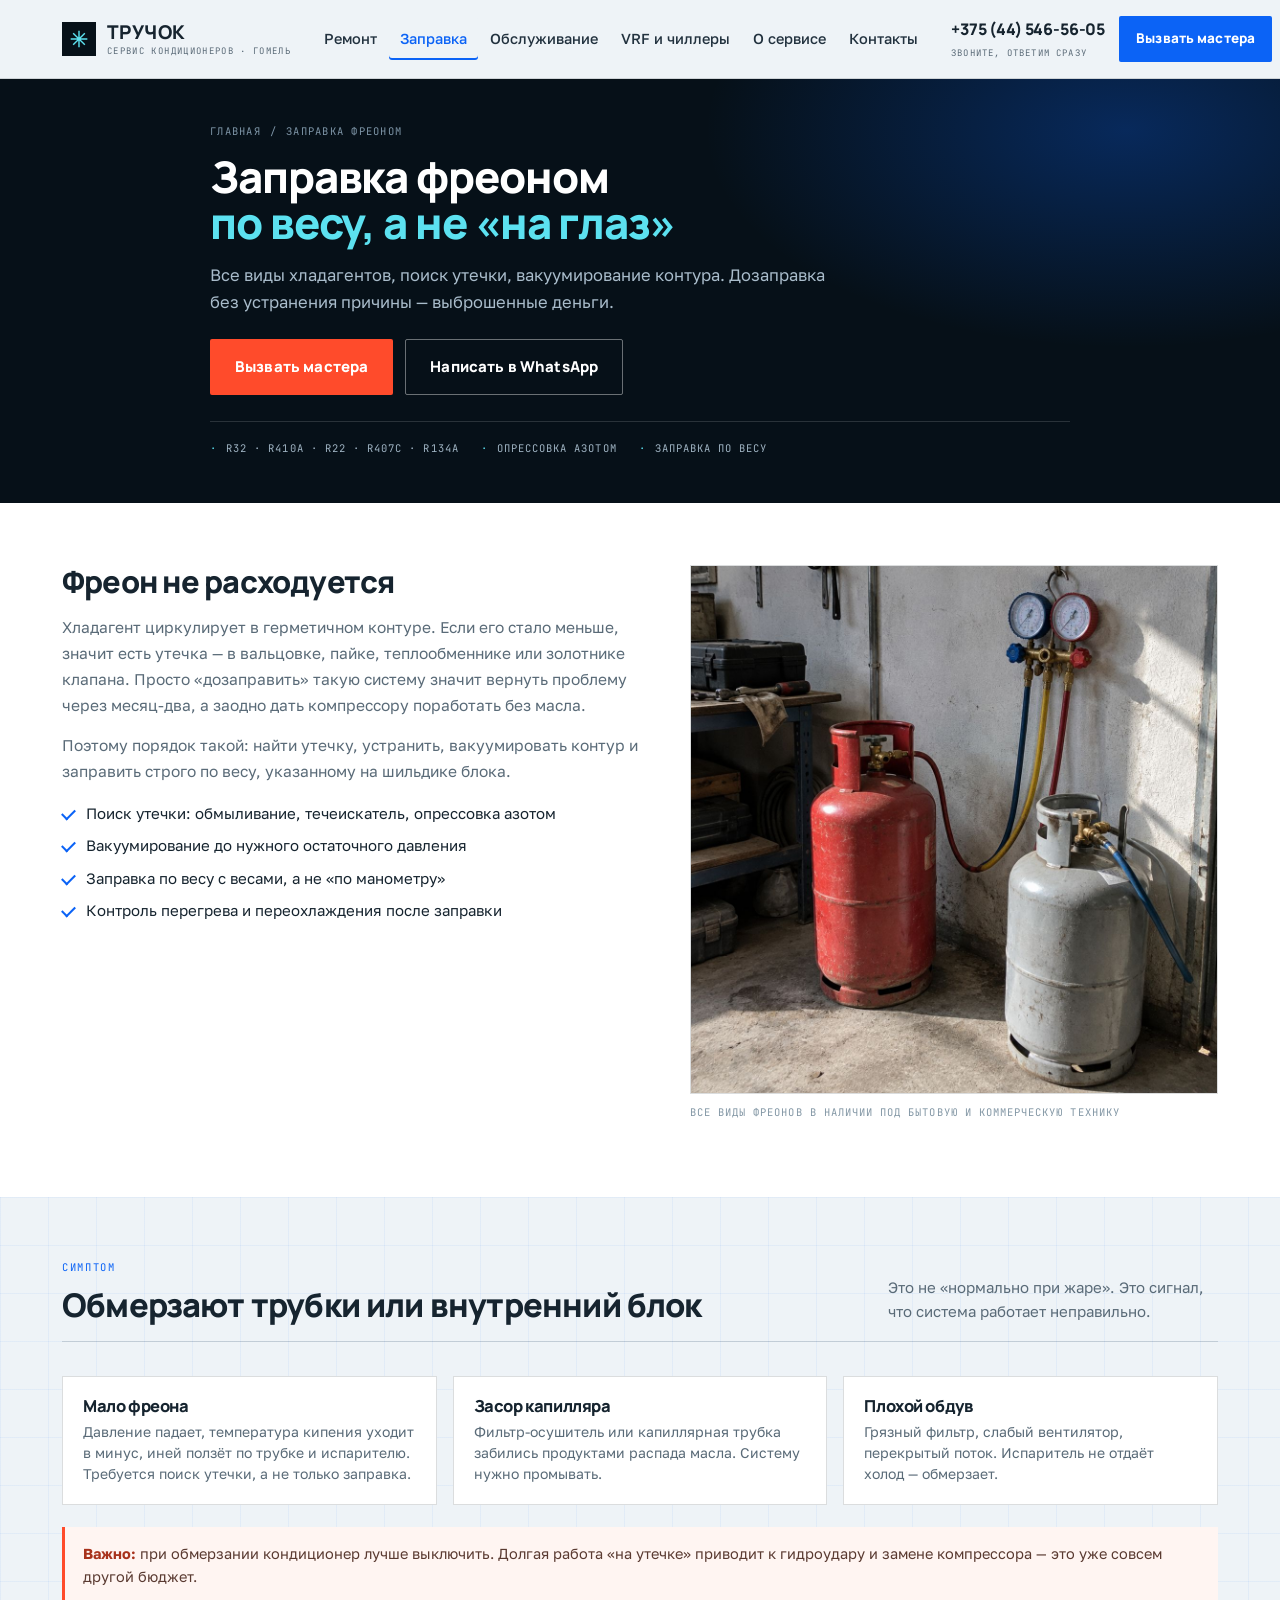
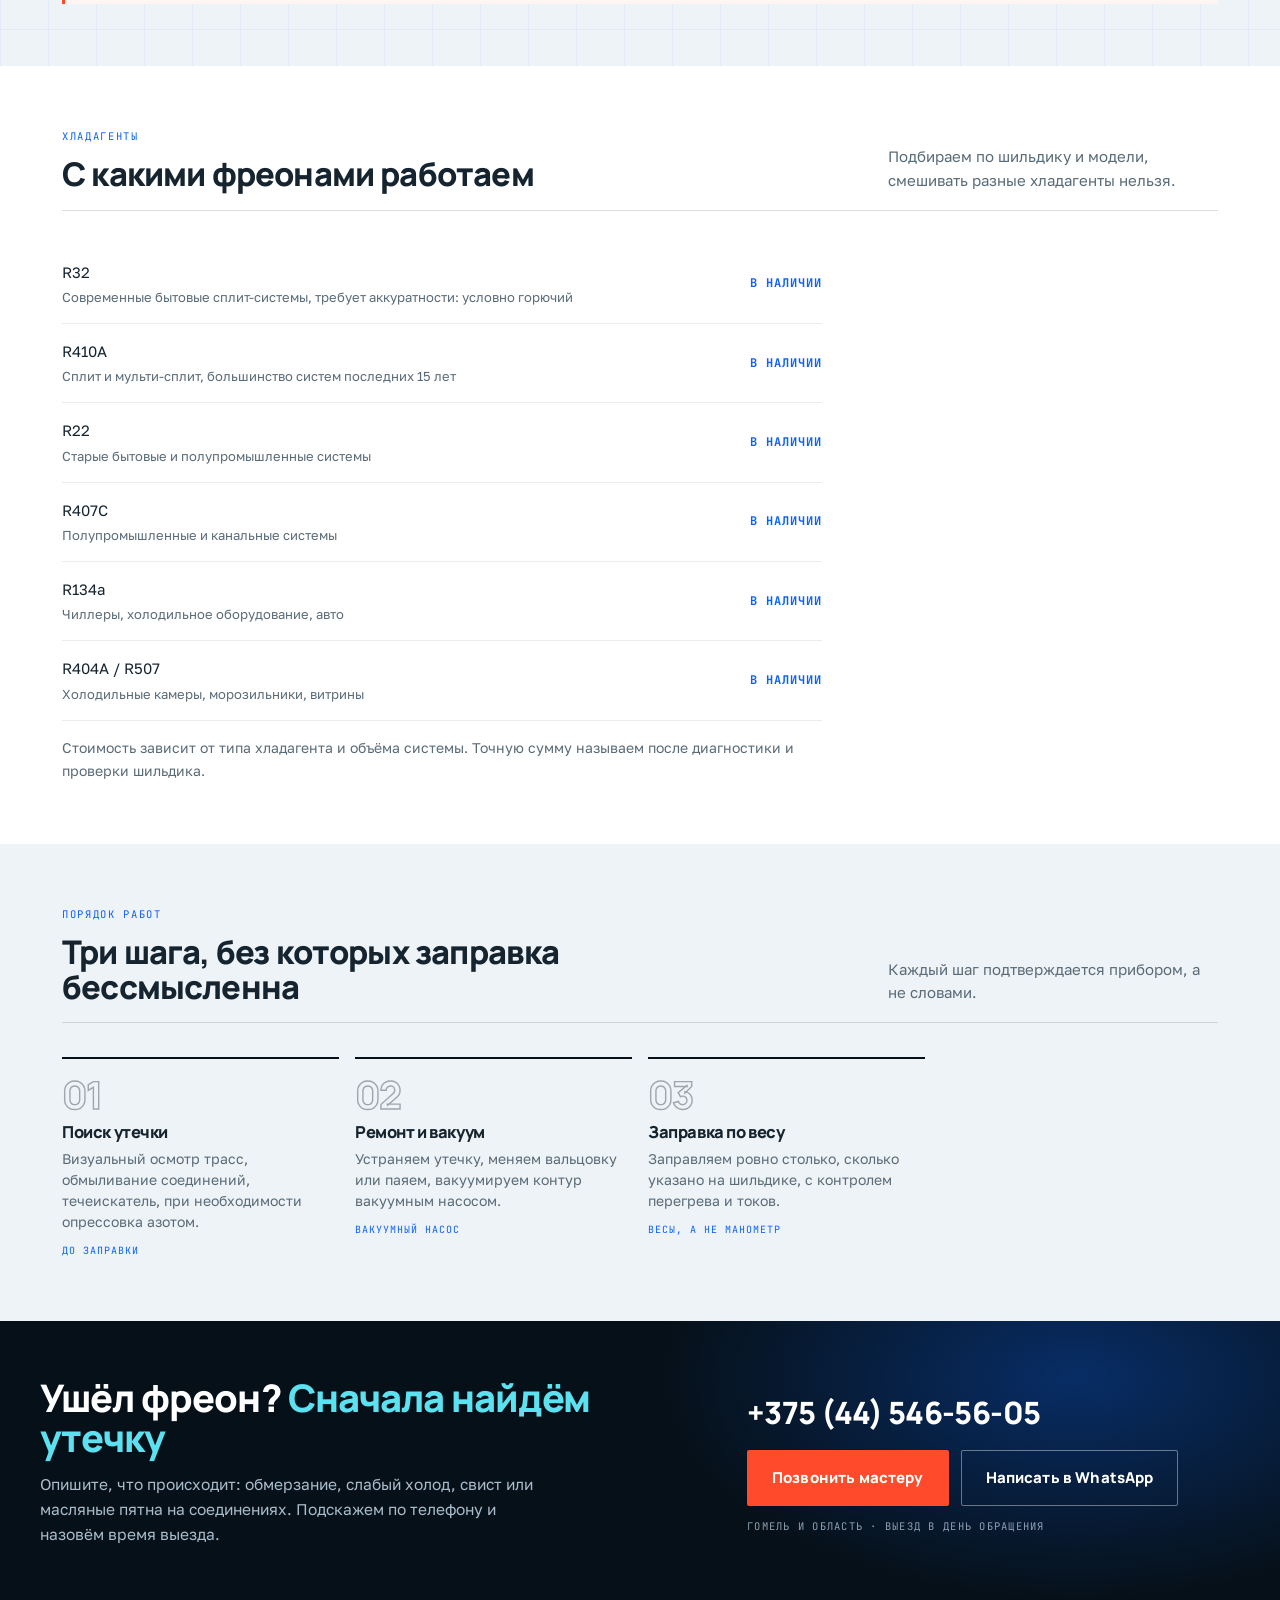
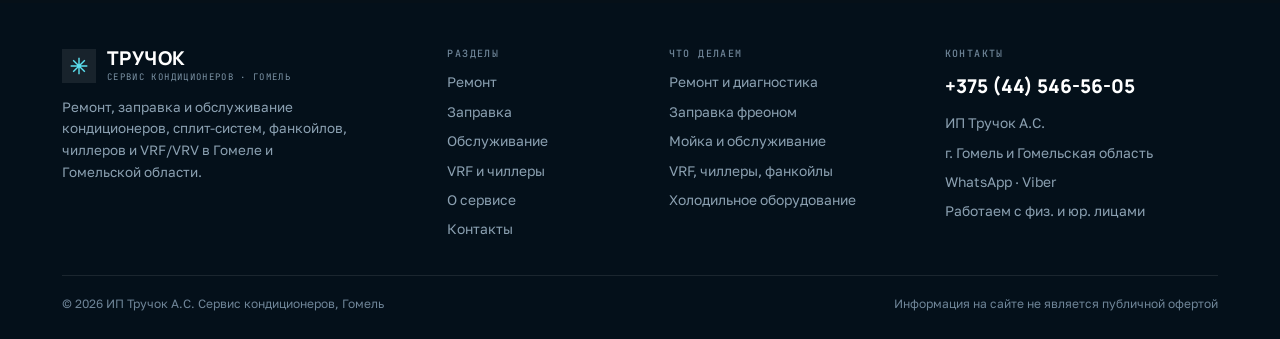
<file: zapravka.html>
<!doctype html>
<html lang="ru">
<head>
<meta charset="utf-8">
<meta name="viewport" content="width=device-width, initial-scale=1">
<title>Заправка кондиционера фреоном в Гомеле — все виды хладагентов | Тручок А.С.</title>
<meta name="description" content="Заправка кондиционеров фреоном в Гомеле: R32, R410A, R22, R407C, R134a. Поиск утечки, опрессовка азотом, вакуумирование, заправка по весу. +375 (44) 546-56-05">
<link rel="canonical" href="https://99sitefast-ai.github.io/truchok-kondicionery-gomel/zapravka.html">
<meta name="theme-color" content="#061018">
<meta property="og:type" content="website">
<meta property="og:title" content="Заправка кондиционера фреоном в Гомеле — все виды хладагентов | Тручок А.С.">
<meta property="og:description" content="Заправка кондиционеров фреоном в Гомеле: R32, R410A, R22, R407C, R134a. Поиск утечки, опрессовка азотом, вакуумирование, заправка по весу. +375 (44) 546-56-05">
<meta property="og:url" content="https://99sitefast-ai.github.io/truchok-kondicionery-gomel/zapravka.html">
<meta property="og:site_name" content="Тручок А.С. — ремонт кондиционеров, Гомель">
<meta property="og:image" content="https://99sitefast-ai.github.io/truchok-kondicionery-gomel/assets/img/hero-gauge.jpg">
<meta property="og:locale" content="ru_BY">
<meta name="twitter:card" content="summary_large_image">
<link rel="preconnect" href="https://fonts.googleapis.com">
<link rel="preconnect" href="https://fonts.gstatic.com" crossorigin>
<link href="https://fonts.googleapis.com/css2?family=Manrope:wght@400;600;700;800&family=Golos+Text:wght@400;500;600&family=JetBrains+Mono:wght@400;500&display=swap" rel="stylesheet">
<link rel="icon" href="favicon.svg" type="image/svg+xml">
<link rel="stylesheet" href="assets/css/style.css?v=7">
</head>
<body>
<a class="skip" href="#main">К содержанию</a>
<header class="hdr">
  <div class="wrap hdr-in">
      <a class="logo" href="index.html" aria-label="Тручок А.С. — на главную">
        <span class="logo-mark"><svg viewBox="0 0 24 24" aria-hidden="true"><path d="M12 2v20M2 12h20M5 5l14 14M19 5L5 19"/></svg></span>
        <span class="logo-txt">Тручок<small>сервис кондиционеров · Гомель</small></span>
      </a>
      <nav class="nav" id="nav">
<a href="remont.html">Ремонт</a>
<a href="zapravka.html" class="act" aria-current="page">Заправка</a>
<a href="obsluzhivanie.html">Обслуживание</a>
<a href="komercheskie.html">VRF и чиллеры</a>
<a href="o-servise.html">О сервисе</a>
<a href="kontakty.html">Контакты</a>
      </nav>
      <div class="hdr-act">
        <a class="hdr-tel" href="tel:+375445465605">+375 (44) 546-56-05<small>звоните, ответим сразу</small></a>
        <a class="btn btn--sm" href="tel:+375445465605">Вызвать мастера</a>
      </div>
      <button class="burger" id="burger" type="button" aria-label="Меню" aria-expanded="false" aria-controls="nav"><span></span></button>
  </div>
</header>
<main id="main">
<section class="phero">
  <div class="wrap phero-in">
    <div class="crumb"><a href="index.html">Главная</a><span>/</span><span>Заправка фреоном</span></div>
    <h1>Заправка фреоном<br><em>по весу, а не «на глаз»</em></h1>
    <p>Все виды хладагентов, поиск утечки, вакуумирование контура. Дозаправка без устранения причины — выброшенные деньги.</p>
    <div class="btn-row">
        <a class="btn btn--hot" href="tel:+375445465605">Вызвать мастера</a>
        <a class="btn btn--outline-l" href="https://wa.me/375445465605" target="_blank" rel="noopener">Написать в WhatsApp</a>
      </div>
    <div class="phero-facts"><span>R32 · R410A · R22 · R407C · R134a</span><span>Опрессовка азотом</span><span>Заправка по весу</span></div>
  </div>
</section>

<section class="sec sec--white">
  <div class="wrap split">
    <div class="rv">
      <h2>Фреон не расходуется</h2>
      <p>Хладагент циркулирует в герметичном контуре. Если его стало меньше, значит есть утечка — в вальцовке, пайке, теплообменнике или золотнике клапана. Просто «дозаправить» такую систему значит вернуть проблему через месяц-два, а заодно дать компрессору поработать без масла.</p>
      <p>Поэтому порядок такой: найти утечку, устранить, вакуумировать контур и заправить строго по весу, указанному на шильдике блока.</p>
      <ul class="tick">
        <li>Поиск утечки: обмыливание, течеискатель, опрессовка азотом</li>
        <li>Вакуумирование до нужного остаточного давления</li>
        <li>Заправка по весу с весами, а не «по манометру»</li>
        <li>Контроль перегрева и переохлаждения после заправки</li>
      </ul>
    </div>
    <div class="rv">
      <img src="assets/img/freon.jpg" alt="Баллоны с хладагентом и манометрическая станция" loading="lazy" width="1100" height="1100">
      <p class="fig-note">Все виды фреонов в наличии под бытовую и коммерческую технику</p>
    </div>
  </div>
</section>

<section class="sec sec--grid" id="obmerzanie">
  <div class="wrap">
    <div class="shead rv">
      <div><span class="lbl">Симптом</span><h2>Обмерзают трубки или внутренний блок</h2></div>
      <p>Это не «нормально при жаре». Это сигнал, что система работает неправильно.</p>
    </div>
    <div class="cards3 rv">
      <div class="mini"><h3>Мало фреона</h3><p>Давление падает, температура кипения уходит в минус, иней ползёт по трубке и испарителю. Требуется поиск утечки, а не только заправка.</p></div>
      <div class="mini"><h3>Засор капилляра</h3><p>Фильтр-осушитель или капиллярная трубка забились продуктами распада масла. Систему нужно промывать.</p></div>
      <div class="mini"><h3>Плохой обдув</h3><p>Грязный фильтр, слабый вентилятор, перекрытый поток. Испаритель не отдаёт холод — обмерзает.</p></div>
    </div>
    <div class="note rv">
      <b>Важно:</b> при обмерзании кондиционер лучше выключить. Долгая работа «на утечке» приводит к гидроудару и замене компрессора — это уже совсем другой бюджет.
    </div>
  </div>
</section>

<section class="sec sec--white">
  <div class="wrap">
    <div class="shead rv">
      <div><span class="lbl">Хладагенты</span><h2>С какими фреонами работаем</h2></div>
      <p>Подбираем по шильдику и модели, смешивать разные хладагенты нельзя.</p>
    </div>
    <div class="rv" style="max-width:760px">
      <div class="price-row"><div>R32<span>Современные бытовые сплит-системы, требует аккуратности: условно горючий</span></div><b>в наличии</b></div>
      <div class="price-row"><div>R410A<span>Сплит и мульти-сплит, большинство систем последних 15 лет</span></div><b>в наличии</b></div>
      <div class="price-row"><div>R22<span>Старые бытовые и полупромышленные системы</span></div><b>в наличии</b></div>
      <div class="price-row"><div>R407C<span>Полупромышленные и канальные системы</span></div><b>в наличии</b></div>
      <div class="price-row"><div>R134a<span>Чиллеры, холодильное оборудование, авто</span></div><b>в наличии</b></div>
      <div class="price-row"><div>R404A / R507<span>Холодильные камеры, морозильники, витрины</span></div><b>в наличии</b></div>
    </div>
    <p class="rv" style="margin-top:16px;color:var(--muted);font-size:14px;max-width:760px">Стоимость зависит от типа хладагента и объёма системы. Точную сумму называем после диагностики и проверки шильдика.</p>
  </div>
</section>

<section class="sec sec--ice">
  <div class="wrap">
    <div class="shead rv">
      <div><span class="lbl">Порядок работ</span><h2>Три шага, без которых заправка бессмысленна</h2></div>
      <p>Каждый шаг подтверждается прибором, а не словами.</p>
    </div>
    <div class="steps rv">
      <div class="step"><div class="num">01</div><h3>Поиск утечки</h3><p>Визуальный осмотр трасс, обмыливание соединений, течеискатель, при необходимости опрессовка азотом.</p><div class="t">до заправки</div></div>
      <div class="step"><div class="num">02</div><h3>Ремонт и вакуум</h3><p>Устраняем утечку, меняем вальцовку или паяем, вакуумируем контур вакуумным насосом.</p><div class="t">вакуумный насос</div></div>
      <div class="step"><div class="num">03</div><h3>Заправка по весу</h3><p>Заправляем ровно столько, сколько указано на шильдике, с контролем перегрева и токов.</p><div class="t">весы, а не манометр</div></div>
    </div>
  </div>
</section>
<section class="cta" id="cta">
  <div class="wrap cta-in">
    <div>
      <h2>Ушёл фреон? <span>Сначала найдём утечку</span></h2>
      <p>Опишите, что происходит: обмерзание, слабый холод, свист или масляные пятна на соединениях. Подскажем по телефону и назовём время выезда.</p>
    </div>
    <div class="cta-side">
      <a class="cta-tel" href="tel:+375445465605">+375 (44) 546-56-05</a>
      <div class="btn-row">
        <a class="btn btn--hot" href="tel:+375445465605">Позвонить мастеру</a>
        <a class="btn btn--outline-l" href="https://wa.me/375445465605" target="_blank" rel="noopener">Написать в WhatsApp</a>
      </div>
      <small>Гомель и область · выезд в день обращения</small>
    </div>
  </div>
</section>


</main>
<footer class="ftr">
  <div class="wrap">
    <div class="ftr-in">
      <div>
        <a class="logo" href="index.html" aria-label="Тручок А.С. — на главную">
        <span class="logo-mark"><svg viewBox="0 0 24 24" aria-hidden="true"><path d="M12 2v20M2 12h20M5 5l14 14M19 5L5 19"/></svg></span>
        <span class="logo-txt">Тручок<small>сервис кондиционеров · Гомель</small></span>
      </a>
        <p>Ремонт, заправка и обслуживание кондиционеров, сплит-систем, фанкойлов, чиллеров и VRF/VRV в Гомеле и Гомельской области.</p>
      </div>
      <div>
        <h4>Разделы</h4>
        <ul><li><a href="remont.html">Ремонт</a></li>
<li><a href="zapravka.html">Заправка</a></li>
<li><a href="obsluzhivanie.html">Обслуживание</a></li>
<li><a href="komercheskie.html">VRF и чиллеры</a></li>
<li><a href="o-servise.html">О сервисе</a></li>
<li><a href="kontakty.html">Контакты</a></li></ul>
      </div>
      <div>
        <h4>Что делаем</h4>
        <ul>
          <li><a href="remont.html">Ремонт и диагностика</a></li>
          <li><a href="zapravka.html">Заправка фреоном</a></li>
          <li><a href="obsluzhivanie.html">Мойка и обслуживание</a></li>
          <li><a href="komercheskie.html">VRF, чиллеры, фанкойлы</a></li>
          <li><a href="komercheskie.html#holod">Холодильное оборудование</a></li>
        </ul>
      </div>
      <div>
        <h4>Контакты</h4>
        <a class="ftr-tel" href="tel:+375445465605">+375 (44) 546-56-05</a>
        <ul>
          <li>ИП Тручок А.С.</li>
          <li>г. Гомель и Гомельская область</li>
          <li><a href="https://wa.me/375445465605" target="_blank" rel="noopener">WhatsApp</a> · <a href="viber://chat?number=%2B375445465605">Viber</a></li>
          <li>Работаем с физ. и юр. лицами</li>
        </ul>
      </div>
    </div>
    <div class="ftr-btm">
      <span>© 2026 ИП Тручок А.С. Сервис кондиционеров, Гомель</span>
      <span>Информация на сайте не является публичной офертой</span>
    </div>
  </div>
</footer>

<div class="mbar">
  <a class="btn" href="tel:+375445465605">Позвонить</a>
  <a class="btn btn--light" href="https://wa.me/375445465605" target="_blank" rel="noopener">WhatsApp</a>
</div>

<script src="assets/js/app.js" defer></script>
</body>
</html>
</file>
<file: assets/css/style.css>
/* Тручок А.С. — сервис кондиционеров, Гомель */

:root{
  --ink:#061018;
  --ink-2:#0b1a26;
  --ink-3:#12293a;
  --ice:#eef3f7;
  --ice-2:#e3ebf1;
  --white:#ffffff;
  --blue:#0b63f6;
  --blue-d:#0a4fc4;
  --cyan:#5ce1f0;
  --hot:#ff4b2b;
  --text:#16242f;
  --muted:#5a6b78;
  --muted-2:#8397a5;
  --line:rgba(6,16,24,.14);
  --line-2:rgba(6,16,24,.08);
  --line-l:rgba(255,255,255,.14);
  --disp:"Manrope","Segoe UI",system-ui,sans-serif;
  --body:"Golos Text","Manrope",system-ui,sans-serif;
  --mono:"JetBrains Mono",ui-monospace,SFMono-Regular,Menlo,monospace;
  --sh:0 18px 40px rgba(6,16,24,.12);
}

*{box-sizing:border-box}
html{-webkit-text-size-adjust:100%}
body{
  margin:0;background:var(--ice);color:var(--text);
  font-family:var(--body);font-size:16.5px;line-height:1.62;
  -webkit-font-smoothing:antialiased;
}
img{max-width:100%;display:block;height:auto}
a{color:inherit;text-decoration:none}
h1,h2,h3,h4{margin:0;font-family:var(--disp);font-weight:800;letter-spacing:-.025em;line-height:1.06}
p{margin:0}
ul,ol{margin:0;padding:0;list-style:none}
button{font:inherit}
::selection{background:var(--blue);color:#fff}

.wrap{max-width:1200px;margin:0 auto;padding:0 22px}
.skip{position:absolute;left:-9999px}
.skip:focus{left:12px;top:12px;z-index:200;background:#fff;padding:10px 14px}

/* ---------- header ---------- */
.hdr{
  position:sticky;top:0;z-index:80;
  background:rgba(238,243,247,.94);
  backdrop-filter:blur(10px);
  border-bottom:1px solid var(--line);
}
.hdr-in{display:flex;align-items:center;gap:22px;height:78px}
.logo{display:flex;align-items:center;gap:11px;flex:0 0 auto}
.logo-mark{
  width:34px;height:34px;flex:0 0 auto;background:var(--ink);
  display:grid;place-items:center;position:relative;
}
.logo-mark svg{width:20px;height:20px;stroke:var(--cyan);fill:none;stroke-width:1.7}
.logo-txt{font-family:var(--disp);font-weight:800;font-size:19px;letter-spacing:.02em;line-height:1;text-transform:uppercase}
.logo-txt small{
  display:block;font-family:var(--mono);font-weight:400;font-size:9px;letter-spacing:.15em;
  color:var(--muted);text-transform:uppercase;margin-top:5px;
}
.nav{margin-left:auto;display:flex;gap:1px}
.nav a{
  padding:9px 11px;font-size:14.5px;font-weight:500;color:#22323f;
  border-radius:3px;white-space:nowrap;
}
.nav a:hover{background:rgba(11,99,246,.09);color:var(--blue)}
.nav a.act{color:var(--blue);box-shadow:inset 0 -2px 0 var(--blue)}
.hdr-act{display:flex;align-items:center;gap:14px;flex:0 0 auto}
.hdr-tel{font-family:var(--disp);font-weight:800;font-size:16px;letter-spacing:-.01em;white-space:nowrap}
.hdr-tel small{
  display:block;font-family:var(--mono);font-weight:400;font-size:9px;letter-spacing:.13em;
  color:var(--muted);text-transform:uppercase;margin-top:3px;
}
.burger{
  display:none;margin-left:auto;width:44px;height:44px;background:none;
  border:1px solid var(--line);cursor:pointer;position:relative;
}
.burger span,.burger span::before,.burger span::after{
  position:absolute;left:12px;right:12px;height:2px;background:var(--ink);content:"";
}
.burger span{top:21px}
.burger span::before{top:-7px;left:0;right:0}
.burger span::after{top:7px;left:0;right:0}

/* ---------- buttons ---------- */
.btn{
  display:inline-flex;align-items:center;justify-content:center;gap:9px;
  font-family:var(--disp);font-weight:800;font-size:15px;letter-spacing:.01em;
  padding:15px 24px;border:1px solid transparent;border-radius:2px;
  background:var(--blue);color:#fff;cursor:pointer;
  transition:background .16s,transform .16s,box-shadow .16s,color .16s,border-color .16s;
}
.btn:hover{background:var(--blue-d);transform:translateY(-1px);box-shadow:0 10px 24px rgba(11,99,246,.28)}
.btn--hot{background:var(--hot)}
.btn--hot:hover{background:#e23a1c;box-shadow:0 10px 24px rgba(255,75,43,.3)}
.btn--ghost{background:transparent;border-color:rgba(6,16,24,.35);color:var(--ink)}
.btn--ghost:hover{background:var(--ink);border-color:var(--ink);color:#fff;box-shadow:none}
.btn--light{background:#fff;color:var(--ink)}
.btn--light:hover{background:var(--cyan);color:var(--ink);box-shadow:none}
.btn--outline-l{background:transparent;border-color:rgba(255,255,255,.4);color:#fff}
.btn--outline-l:hover{background:rgba(255,255,255,.1);border-color:#fff;box-shadow:none}
.btn--sm{padding:11px 16px;font-size:13.5px}
.btn svg{width:17px;height:17px;fill:none;stroke:currentColor;stroke-width:2}
.btn-row{display:flex;gap:12px;flex-wrap:wrap;align-items:center}

/* ---------- hero ---------- */
.hero{position:relative;background:var(--ink);color:#eaf1f6;overflow:hidden}
.hero::before{
  content:"";position:absolute;inset:0;
  background:
    radial-gradient(720px 420px at 78% 8%,rgba(11,99,246,.34),transparent 66%),
    radial-gradient(520px 380px at 8% 92%,rgba(92,225,240,.14),transparent 70%);
  pointer-events:none;
}
.hero::after{
  content:"";position:absolute;inset:0;pointer-events:none;opacity:.5;
  background-image:linear-gradient(rgba(255,255,255,.05) 1px,transparent 1px),linear-gradient(90deg,rgba(255,255,255,.05) 1px,transparent 1px);
  background-size:64px 64px;
  mask-image:radial-gradient(circle at 60% 30%,#000 20%,transparent 78%);
}
.hero-in{
  position:relative;z-index:2;
  display:grid;grid-template-columns:1.07fr .93fr;gap:46px;align-items:center;
  padding:44px 0 48px;
}
.kick{
  display:inline-flex;align-items:center;gap:10px;
  font-family:var(--mono);font-size:11px;letter-spacing:.15em;text-transform:uppercase;color:#9fd8ff;
}
.kick b{width:26px;height:1px;background:var(--cyan);display:inline-block}
.hero h1{
  font-size:clamp(28px,3.5vw,47px);margin-top:14px;color:#fff;
}
.hero h1 .hl{color:var(--cyan)}
.hero-sub{margin-top:18px;font-size:17px;line-height:1.6;color:#a9bccb;max-width:530px}
.hero-cta{margin-top:26px;display:flex;gap:12px;flex-wrap:wrap}
.hero-trust{
  margin-top:26px;padding-top:18px;border-top:1px solid var(--line-l);
  display:grid;grid-template-columns:repeat(4,auto);gap:12px 26px;justify-content:start;
}
.hero-trust div b{
  display:block;font-family:var(--disp);font-weight:800;font-size:21px;color:#fff;letter-spacing:-.02em;
}
.hero-trust div span{
  font-family:var(--mono);font-size:10px;letter-spacing:.1em;text-transform:uppercase;color:#8ba0b1;
}
.hero-media{position:relative;align-self:stretch}
.hero-media img{
  width:100%;height:100%;max-height:470px;object-fit:cover;
  border:1px solid rgba(255,255,255,.16);
}
.hero-tag{
  position:absolute;left:-16px;bottom:24px;max-width:262px;
  background:var(--ice);color:var(--ink);padding:15px 18px;
  border-left:4px solid var(--blue);box-shadow:0 22px 48px rgba(0,0,0,.4);
}
.hero-tag b{display:block;font-family:var(--disp);font-weight:800;font-size:15px;line-height:1.25}
.hero-tag span{display:block;margin-top:5px;font-size:12.5px;line-height:1.45;color:#4b5d6b}
.hero-chip{
  position:absolute;right:12px;top:12px;background:rgba(6,16,24,.72);
  border:1px solid rgba(255,255,255,.24);color:#cfe6f5;
  font-family:var(--mono);font-size:10.5px;letter-spacing:.1em;padding:7px 10px;
}

/* ---------- temp ruler ---------- */
.ruler{background:var(--ink-2);border-top:1px solid var(--line-l);position:relative;z-index:2}
.ruler-in{
  display:flex;align-items:center;justify-content:space-between;gap:18px;
  padding:14px 0;font-family:var(--mono);font-size:10.5px;letter-spacing:.12em;
  text-transform:uppercase;color:#7d94a6;flex-wrap:wrap;
}
.ruler-in span{display:inline-flex;align-items:center;gap:8px}
.ruler-in span::before{content:"";width:5px;height:5px;background:var(--cyan);display:inline-block}
.ruler-in .warm::before{background:var(--hot)}

/* ---------- sections ---------- */
.sec{padding:62px 0}
.sec--white{background:var(--white)}
.sec--ice{background:var(--ice)}
.sec--ink{background:var(--ink);color:#dbe6ee}
.sec--grid{
  background-color:var(--ice);
  background-image:linear-gradient(rgba(11,99,246,.055) 1px,transparent 1px),linear-gradient(90deg,rgba(11,99,246,.055) 1px,transparent 1px);
  background-size:48px 48px;
}
.shead{
  display:flex;align-items:flex-end;justify-content:space-between;gap:30px;
  padding-bottom:18px;border-bottom:1px solid var(--line);margin-bottom:34px;
}
.shead .lbl{
  display:block;font-family:var(--mono);font-size:10.5px;letter-spacing:.16em;
  text-transform:uppercase;color:var(--blue);margin-bottom:12px;
}
.shead h2{font-size:clamp(23px,2.55vw,33px);max-width:660px}
.shead p{font-size:15px;color:var(--muted);max-width:330px;line-height:1.55}
.sec--ink .shead{border-color:var(--line-l)}
.sec--ink .shead h2{color:#fff}
.sec--ink .shead p{color:#8ba0b1}
.sec--ink .shead .lbl{color:var(--cyan)}

/* symptom cards */
.sym{display:grid;grid-template-columns:repeat(3,1fr);gap:1px;background:var(--line);border:1px solid var(--line)}
.sym a{
  background:#fff;padding:22px 22px 20px;display:block;position:relative;
  transition:background .16s,box-shadow .16s;
}
.sym a:hover{background:#f7fbff;box-shadow:inset 0 3px 0 var(--blue)}
.sym .n{font-family:var(--mono);font-size:10.5px;letter-spacing:.12em;color:var(--muted-2)}
.sym h3{font-size:17.5px;margin:9px 0 7px;letter-spacing:-.015em}
.sym p{font-size:14px;color:var(--muted);line-height:1.5}
.sym .go{
  margin-top:14px;font-family:var(--mono);font-size:10.5px;letter-spacing:.1em;
  text-transform:uppercase;color:var(--blue);display:inline-flex;gap:7px;align-items:center;
}
.sym .go::after{content:"→"}

/* service cards */
.svc{display:grid;grid-template-columns:repeat(2,1fr);gap:18px}
.svc-card{
  background:#fff;border:1px solid var(--line);display:flex;flex-direction:column;
  transition:transform .18s,box-shadow .18s,border-color .18s;
}
.svc-card:hover{transform:translateY(-3px);box-shadow:var(--sh);border-color:rgba(11,99,246,.45)}
.svc-card .ph{position:relative;overflow:hidden;aspect-ratio:16/9;background:var(--ice-2)}
.svc-card .ph img{width:100%;height:100%;object-fit:cover;transition:transform .5s}
.svc-card:hover .ph img{transform:scale(1.04)}
.svc-card .num{
  position:absolute;left:0;top:0;background:var(--ink);color:var(--cyan);
  font-family:var(--mono);font-size:11px;letter-spacing:.1em;padding:6px 10px;
}
.svc-card .bd{padding:22px 22px 24px;display:flex;flex-direction:column;flex:1}
.svc-card h3{font-size:20px;letter-spacing:-.02em}
.svc-card p{font-size:14.5px;color:var(--muted);margin-top:9px;line-height:1.55}
.svc-card ul{margin-top:14px;display:grid;gap:6px}
.svc-card ul li{
  font-size:13.5px;color:#33475a;padding-left:16px;position:relative;
}
.svc-card ul li::before{
  content:"";position:absolute;left:0;top:8px;width:6px;height:6px;background:var(--blue);
}
.svc-card .more{
  margin-top:auto;padding-top:16px;font-family:var(--mono);font-size:10.5px;
  letter-spacing:.1em;text-transform:uppercase;color:var(--blue);display:inline-flex;gap:7px;
}
.svc-card .more::after{content:"→"}

/* manifesto */
.manif{display:grid;grid-template-columns:.92fr 1.08fr;gap:46px;align-items:center}
.manif-img{position:relative}
.manif-img img{width:100%;aspect-ratio:4/3.4;object-fit:cover;filter:contrast(1.05)}
.manif-img .stamp{
  position:absolute;right:-14px;bottom:-14px;background:var(--cyan);color:var(--ink);
  font-family:var(--mono);font-size:10.5px;letter-spacing:.12em;text-transform:uppercase;
  padding:10px 14px;max-width:200px;line-height:1.5;
}
.manif-txt h2{font-size:clamp(24px,2.8vw,36px);color:#fff;line-height:1.08}
.manif-txt h2 .del{text-decoration:line-through;text-decoration-thickness:3px;color:#7d8f9d;text-decoration-color:var(--hot)}
.manif-txt p{margin-top:18px;font-size:15.5px;color:#a9bccb;line-height:1.65;max-width:560px}
.manif-list{margin-top:24px;display:grid;gap:10px}
.manif-list li{
  display:flex;gap:12px;align-items:flex-start;font-size:14.5px;color:#dbe6ee;
  padding-bottom:10px;border-bottom:1px solid rgba(255,255,255,.09);
}
.manif-list li i{
  flex:0 0 auto;font-family:var(--mono);font-style:normal;font-size:10.5px;color:var(--cyan);
  letter-spacing:.08em;padding-top:4px;
}

/* objects */
.obj{display:flex;flex-wrap:wrap;gap:8px}
.obj li{
  border:1px solid var(--line);background:#fff;padding:9px 14px;font-size:14px;
  color:#25384a;display:flex;align-items:center;gap:8px;
}
.obj li::before{content:"";width:6px;height:6px;background:var(--blue);flex:0 0 auto}
.obj li b{font-family:var(--mono);font-size:10.5px;color:var(--muted-2);font-weight:400}

/* steps */
.steps{display:grid;grid-template-columns:repeat(4,1fr);gap:16px}
.step{border-top:2px solid var(--ink);padding-top:16px;position:relative}
.step .num{
  font-family:var(--disp);font-weight:800;font-size:38px;line-height:1;color:transparent;
  -webkit-text-stroke:1.4px rgba(6,16,24,.34);letter-spacing:-.04em;
}
.step h3{font-size:16.5px;margin-top:10px}
.step p{font-size:14px;color:var(--muted);margin-top:7px;line-height:1.5}
.step .t{
  margin-top:11px;font-family:var(--mono);font-size:10px;letter-spacing:.1em;
  text-transform:uppercase;color:var(--blue);
}

/* why list */
.why{display:grid;grid-template-columns:repeat(3,1fr);gap:1px;background:var(--line);border:1px solid var(--line)}
.why div{background:#fff;padding:20px 20px 22px}
.why b{display:block;font-family:var(--disp);font-weight:800;font-size:15.5px;letter-spacing:-.01em}
.why p{font-size:13.8px;color:var(--muted);margin-top:6px;line-height:1.5}
.why .ic{
  width:26px;height:26px;margin-bottom:12px;border:1px solid rgba(11,99,246,.4);
  display:grid;place-items:center;color:var(--blue);
}
.why .ic svg{width:14px;height:14px;stroke:currentColor;fill:none;stroke-width:2.2}

/* photo strip */
.strip{display:grid;grid-template-columns:1.35fr .65fr .65fr;gap:12px}
.strip figure{margin:0;position:relative;overflow:hidden;background:var(--ice-2)}
.strip img{width:100%;height:100%;object-fit:cover;aspect-ratio:4/3}
.strip figure:first-child img{aspect-ratio:16/10}
.strip figcaption{
  position:absolute;left:0;bottom:0;right:0;padding:10px 12px;
  background:linear-gradient(transparent,rgba(6,16,24,.86));
  color:#eaf1f6;font-family:var(--mono);font-size:10.5px;letter-spacing:.08em;text-transform:uppercase;
}

/* faq */
.faq{border-top:1px solid var(--line)}
.faq details{border-bottom:1px solid var(--line)}
.faq summary{
  list-style:none;cursor:pointer;padding:19px 44px 19px 0;position:relative;
  font-family:var(--disp);font-weight:700;font-size:17px;letter-spacing:-.01em;
}
.faq summary::-webkit-details-marker{display:none}
.faq summary::after{
  content:"+";position:absolute;right:6px;top:16px;font-family:var(--mono);
  font-size:22px;color:var(--blue);font-weight:400;
}
.faq details[open] summary::after{content:"–"}
.faq .ans{padding:0 44px 20px 0;font-size:15px;color:var(--muted);line-height:1.65;max-width:860px}

/* cta */
.cta{background:var(--ink);color:#fff;position:relative;overflow:hidden}
.cta::before{
  content:"";position:absolute;inset:0;
  background:radial-gradient(600px 320px at 84% 20%,rgba(11,99,246,.35),transparent 70%);
}
.cta-in{
  position:relative;z-index:2;padding:56px 0;display:grid;grid-template-columns:1.15fr .85fr;
  gap:40px;align-items:center;
}
.cta h2{font-size:clamp(25px,3vw,38px);line-height:1.06}
.cta h2 span{color:var(--cyan)}
.cta p{margin-top:14px;color:#a9bccb;font-size:15.5px;max-width:520px}
.cta-side{display:flex;flex-direction:column;gap:12px;align-items:flex-start}
.cta-tel{
  font-family:var(--disp);font-weight:800;font-size:clamp(23px,2.4vw,31px);
  letter-spacing:-.02em;color:#fff;
}
.cta-side small{font-family:var(--mono);font-size:10.5px;letter-spacing:.12em;text-transform:uppercase;color:#8ba0b1}

/* inner hero */
.phero{background:var(--ink);color:#eaf1f6;position:relative;overflow:hidden}
.phero::before{
  content:"";position:absolute;inset:0;
  background:radial-gradient(620px 320px at 88% 12%,rgba(11,99,246,.3),transparent 68%);
}
.phero-in{position:relative;z-index:2;padding:44px 0 46px;max-width:860px}
.crumb{
  font-family:var(--mono);font-size:10.5px;letter-spacing:.12em;text-transform:uppercase;color:#7d94a6;
  display:flex;gap:9px;flex-wrap:wrap;
}
.crumb a:hover{color:var(--cyan)}
.phero h1{font-size:clamp(27px,3.4vw,44px);margin-top:14px;color:#fff;max-width:820px}
.phero h1 em{font-style:normal;color:var(--cyan)}
.phero p{margin-top:16px;font-size:16.5px;color:#a9bccb;max-width:640px;line-height:1.6}
.phero .btn-row{margin-top:24px}
.phero-facts{
  display:flex;gap:22px;flex-wrap:wrap;margin-top:26px;padding-top:18px;
  border-top:1px solid var(--line-l);font-family:var(--mono);font-size:10.5px;
  letter-spacing:.1em;text-transform:uppercase;color:#9fb3c2;
}
.phero-facts span::before{content:"·";margin-right:9px;color:var(--cyan)}

/* content blocks */
.split{display:grid;grid-template-columns:1.05fr .95fr;gap:44px;align-items:start}
.split h2{font-size:clamp(22px,2.4vw,31px);margin-bottom:16px}
.split p{color:var(--muted);margin-bottom:14px;font-size:15.5px;line-height:1.68}
.split p strong{color:var(--text);font-weight:600}
.split img{width:100%;object-fit:cover;border:1px solid var(--line)}
.split .fig-note{
  font-family:var(--mono);font-size:10.5px;letter-spacing:.1em;text-transform:uppercase;
  color:var(--muted-2);margin-top:10px;
}
.tick{margin-top:18px;display:grid;gap:9px}
.tick li{position:relative;padding-left:24px;font-size:15px;line-height:1.55}
.tick li::before{
  content:"";position:absolute;left:0;top:7px;width:11px;height:6px;
  border-left:2px solid var(--blue);border-bottom:2px solid var(--blue);
  transform:rotate(-45deg);
}
.cards2{display:grid;grid-template-columns:repeat(2,1fr);gap:16px}
.cards3{display:grid;grid-template-columns:repeat(3,1fr);gap:16px}
.mini{border:1px solid var(--line);background:#fff;padding:20px}
.mini h3{font-size:16.5px}
.mini p{font-size:14px;color:var(--muted);margin-top:7px;line-height:1.5}
.mini .tag{
  display:inline-block;font-family:var(--mono);font-size:9.5px;letter-spacing:.1em;
  text-transform:uppercase;color:var(--blue);margin-bottom:9px;
}
.note{
  border-left:3px solid var(--hot);background:#fff5f2;padding:16px 18px;margin-top:22px;
  font-size:14.5px;color:#5a3a31;line-height:1.55;
}
.note b{color:#a8321c}
.quote{
  border-left:3px solid var(--blue);padding:6px 0 6px 18px;font-size:17px;
  font-family:var(--disp);font-weight:700;letter-spacing:-.01em;color:var(--ink);line-height:1.4;
}
.price-row{
  display:grid;grid-template-columns:1fr auto;gap:16px;align-items:center;
  padding:15px 0;border-bottom:1px solid var(--line-2);font-size:15px;
}
.price-row span{color:var(--muted);font-size:13px;display:block;margin-top:3px}
.price-row b{font-family:var(--mono);font-size:12px;letter-spacing:.08em;text-transform:uppercase;color:var(--blue)}

/* contacts */
.contacts{display:grid;grid-template-columns:1.02fr .98fr;gap:34px;align-items:start}
.cbox{border:1px solid var(--line);background:#fff;padding:26px}
.cbox h3{font-size:19px}
.cbox .row{display:flex;gap:12px;padding:13px 0;border-bottom:1px solid var(--line-2);font-size:15px}
.cbox .row:last-of-type{border-bottom:0}
.cbox .row .k{
  font-family:var(--mono);font-size:10px;letter-spacing:.1em;text-transform:uppercase;
  color:var(--muted-2);flex:0 0 92px;padding-top:3px;
}
.cbox .row a:hover{color:var(--blue)}
.map{
  position:relative;min-height:330px;border:1px solid var(--line);overflow:hidden;
  background:
    linear-gradient(rgba(11,99,246,.07) 1px,transparent 1px) 0 0/100% 34px,
    linear-gradient(90deg,rgba(11,99,246,.07) 1px,transparent 1px) 0 0/34px 100%,
    radial-gradient(circle at 30% 40%,#dfe9f0,#eef3f7 60%);
  display:grid;place-items:center;
}
.map-in{
  background:#fff;border:1px solid var(--line);padding:20px 22px;text-align:center;max-width:300px;
  box-shadow:0 14px 34px rgba(6,16,24,.12);
}
.map-in b{display:block;font-family:var(--disp);font-weight:800;font-size:16px}
.map-in p{font-size:13px;color:var(--muted);margin:6px 0 14px}
.zone{margin-top:16px;font-size:13.5px;color:var(--muted)}

/* footer */
.ftr{background:#04101a;color:#8ba0b1;padding:46px 0 26px;font-size:14px}
.ftr-in{display:grid;grid-template-columns:1.3fr .7fr .9fr 1fr;gap:30px}
.ftr .logo-txt{color:#fff}
.ftr .logo-txt small{color:#7d94a6}
.ftr .logo-mark{background:rgba(255,255,255,.08)}
.ftr p{margin-top:14px;font-size:13.5px;line-height:1.6;max-width:290px}
.ftr h4{
  font-family:var(--mono);font-weight:500;font-size:10px;letter-spacing:.14em;
  text-transform:uppercase;color:#6f8598;margin-bottom:12px;
}
.ftr ul{display:grid;gap:7px;font-size:13.8px}
.ftr a:hover{color:#fff}
.ftr-tel{font-family:var(--disp);font-weight:800;font-size:19px;color:#fff;display:block;margin-bottom:10px}
.ftr-btm{
  margin-top:34px;padding-top:18px;border-top:1px solid rgba(255,255,255,.09);
  display:flex;justify-content:space-between;gap:16px;flex-wrap:wrap;
  font-size:12px;color:#6f8598;
}

/* mobile bar */
.mbar{display:none}
@media (max-width:860px){
  .mbar{
    display:grid;grid-template-columns:1fr 1fr;gap:8px;position:fixed;left:0;right:0;bottom:0;z-index:70;
    padding:10px 12px calc(10px + env(safe-area-inset-bottom));
    background:rgba(6,16,24,.96);border-top:1px solid rgba(255,255,255,.12);backdrop-filter:blur(8px);
  }
  .mbar .btn{width:100%;padding:14px 8px;font-size:15px}
  body{padding-bottom:76px}
}

/* reveal */
.rv{opacity:0;transform:translateY(14px);transition:opacity .5s ease,transform .5s ease}
.rv.in{opacity:1;transform:none}
@media (prefers-reduced-motion:reduce){.rv{opacity:1;transform:none;transition:none}}

/* ---------- responsive ---------- */
@media (max-width:1240px){
  .hdr-in{gap:16px}
  .nav a{padding:9px 7px;font-size:14px}
  .hdr-tel{font-size:15px}
  .hero-in{gap:34px}
}
@media (max-width:1200px){
  .hdr-act .btn{display:none}
}
@media (max-width:1080px){
  .nav a{padding:8px 6px;font-size:13.6px}
  .hero-in{grid-template-columns:1fr .9fr;gap:26px}
  .hdr-tel small{display:none}
}
@media (max-width:960px){
  .hdr-in{height:70px}
  .nav{
    position:fixed;left:0;right:0;top:70px;background:#fff;border-bottom:1px solid var(--line);
    display:none;flex-direction:column;padding:10px 18px 18px;gap:0;box-shadow:0 22px 40px rgba(6,16,24,.12);
    max-height:calc(100vh - 70px);overflow:auto;
  }
  .nav.open{display:flex}
  .nav a{padding:13px 4px;font-size:16px;border-bottom:1px solid var(--line-2);border-radius:0}
  .nav a.act{box-shadow:none;color:var(--blue)}
  .burger{display:block}
  .hdr-act{margin-left:0}
  .hdr-act .btn{display:none}
  .hero-in{grid-template-columns:1fr;gap:28px;padding:38px 0 42px}
  .hero-media{max-width:520px}
  .hero-media img{max-height:340px;aspect-ratio:16/10}
  .hero-tag{left:auto;right:12px;bottom:-18px;max-width:240px;padding:12px 14px}
  .hero h1{font-size:clamp(28px,5.6vw,40px)}
  .manif,.split,.contacts,.cta-in{grid-template-columns:1fr;gap:26px}
  .steps{grid-template-columns:repeat(2,1fr)}
  .sym{grid-template-columns:repeat(2,1fr)}
  .svc{grid-template-columns:1fr}
  .why{grid-template-columns:repeat(2,1fr)}
  .strip{grid-template-columns:1fr 1fr}
  .strip figure:first-child{grid-column:span 2}
  .ftr-in{grid-template-columns:1fr 1fr;gap:26px}
  .shead{flex-direction:column;align-items:flex-start;gap:12px}
}
@media (max-width:700px){
  .hdr-tel{display:none}
}
@media (max-width:620px){
  body{font-size:16px}
  .logo-txt{font-size:17px}
  .logo-txt small{font-size:8px;letter-spacing:.1em}
  .sec{padding:44px 0}
  .sym,.why,.steps,.cards2,.cards3{grid-template-columns:1fr}
  .hero-trust{grid-template-columns:repeat(2,1fr);gap:14px 18px}
  .hero-tag{position:static;margin-top:-24px;margin-left:12px;max-width:none;box-shadow:var(--sh)}
  .btn-row .btn{width:100%}
  .cta-side,.cta-side .btn{width:100%}
  .ftr-in{grid-template-columns:1fr}
  .manif-img .stamp{right:0;bottom:0}
  .strip{grid-template-columns:1fr}
  .strip figure:first-child{grid-column:auto}
  .cbox .row{flex-direction:column;gap:4px}
  .cbox .row .k{flex:none}
  .hdr-tel small{display:none}
}
</file>
